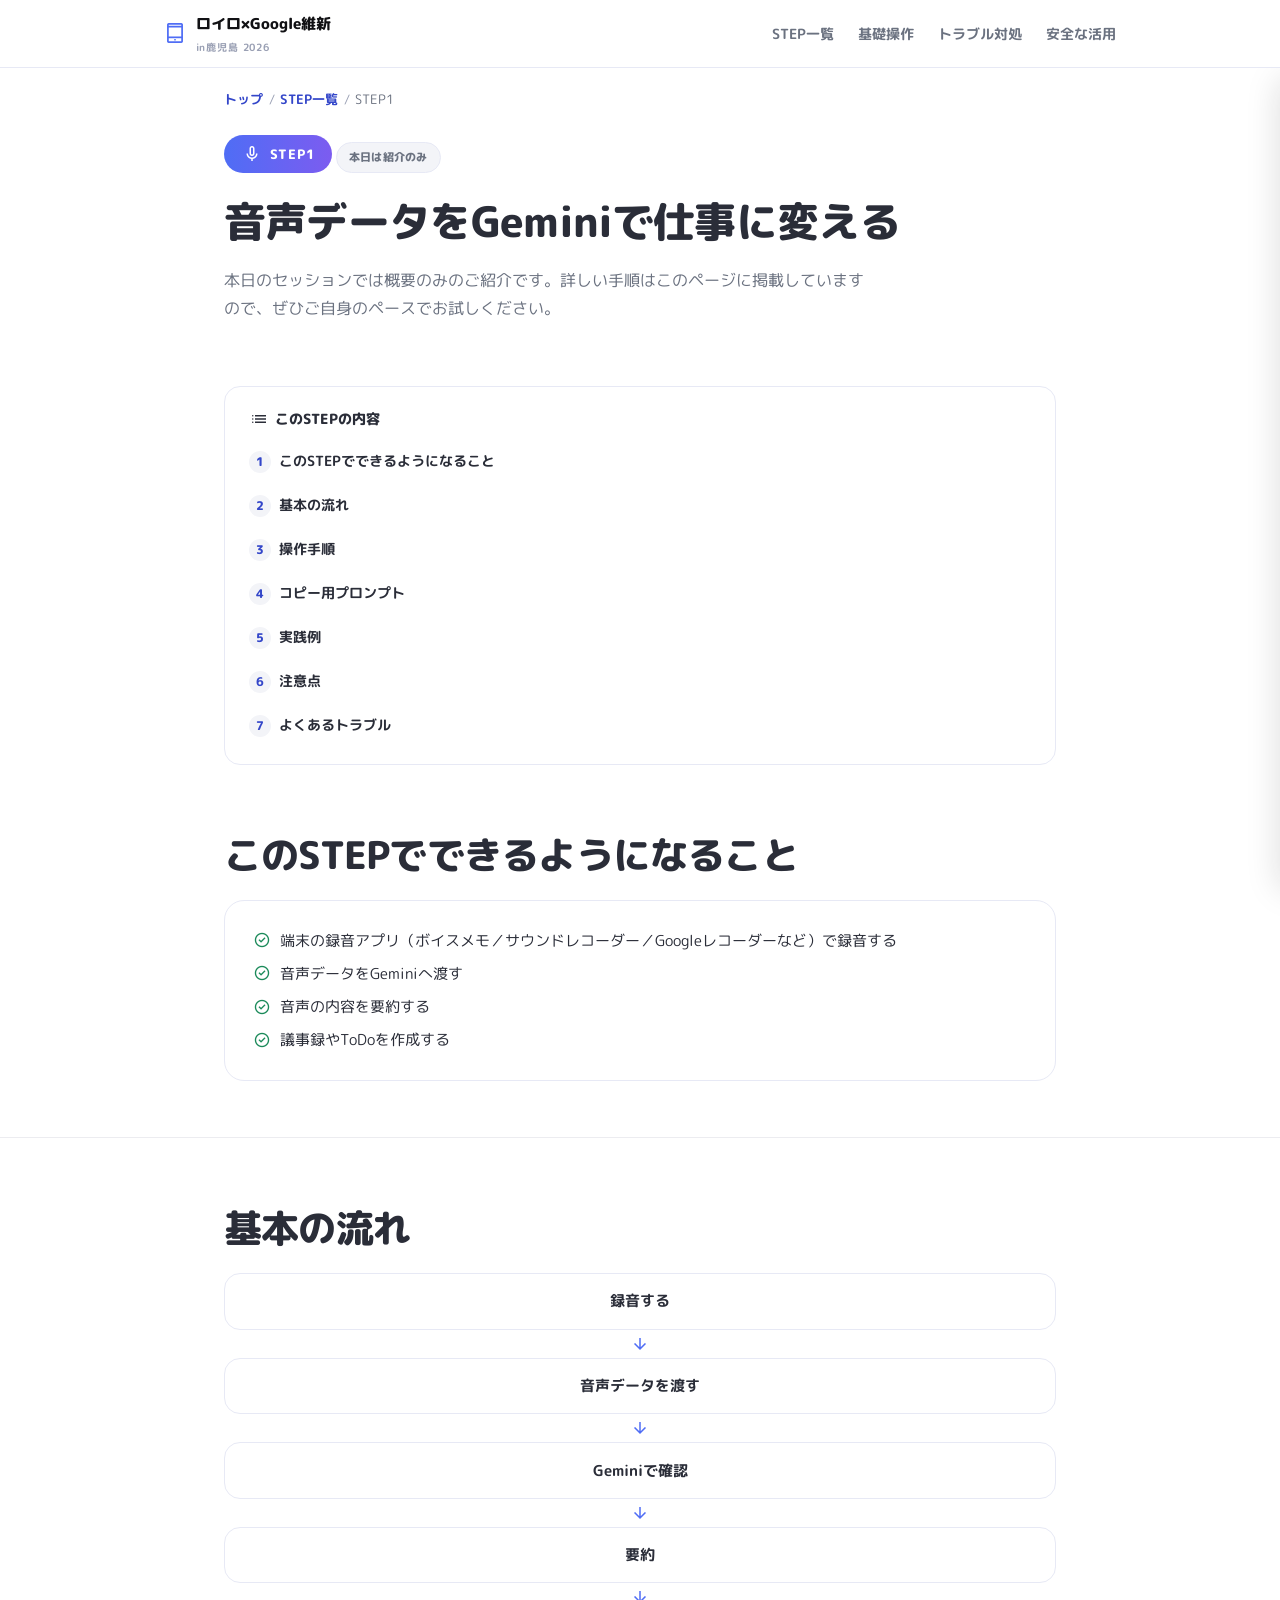
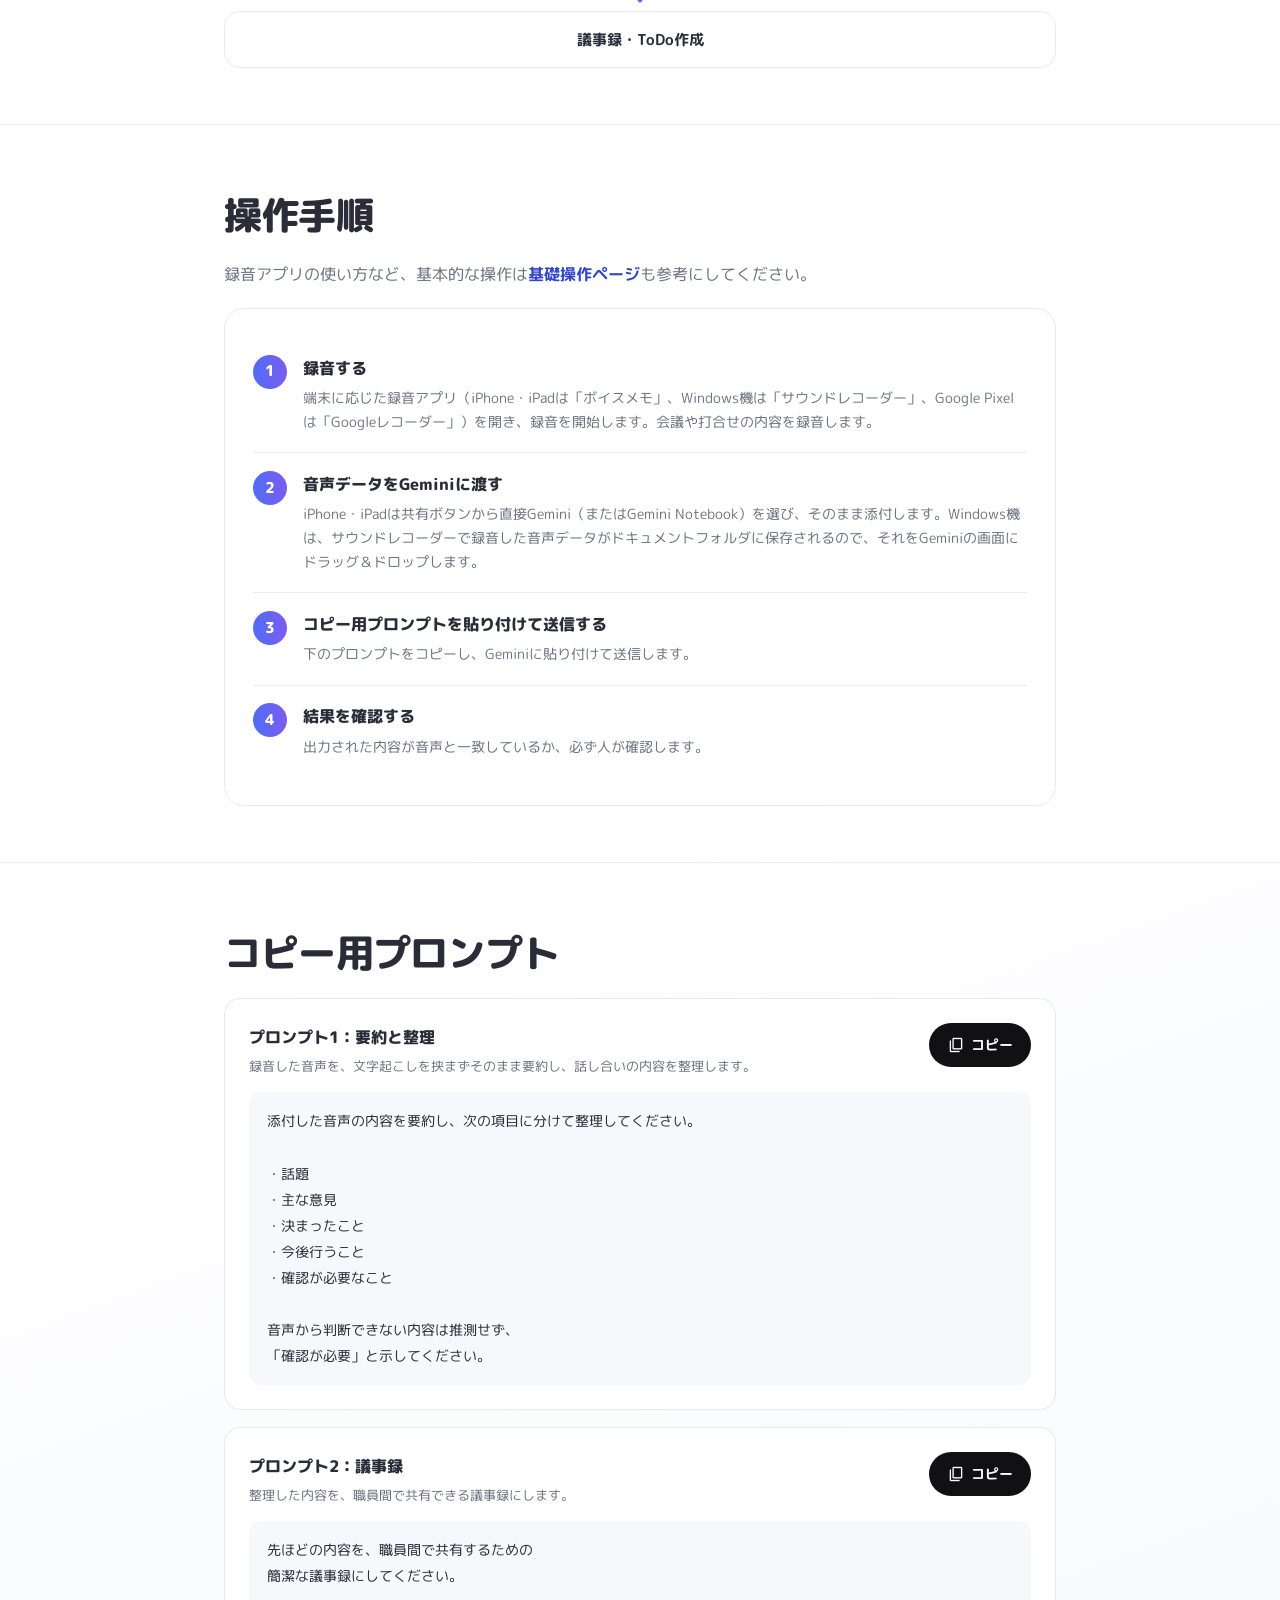
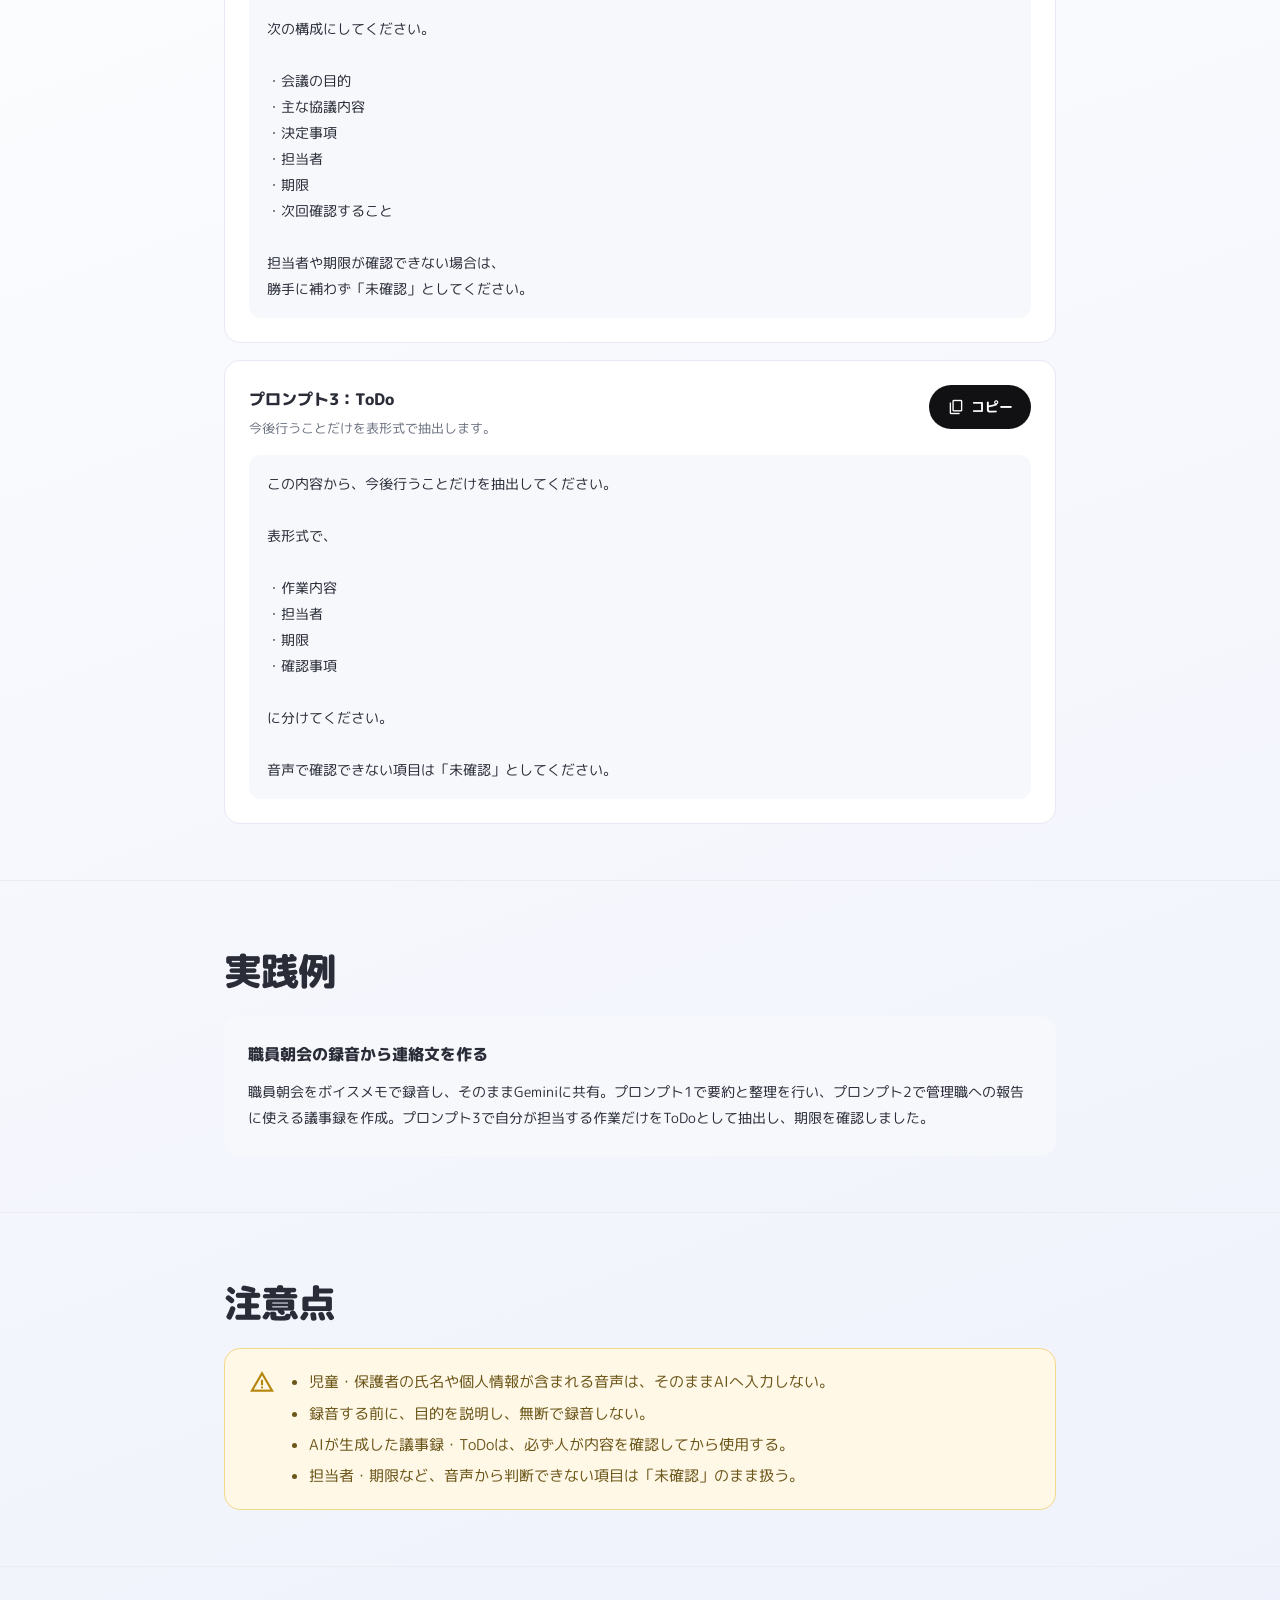
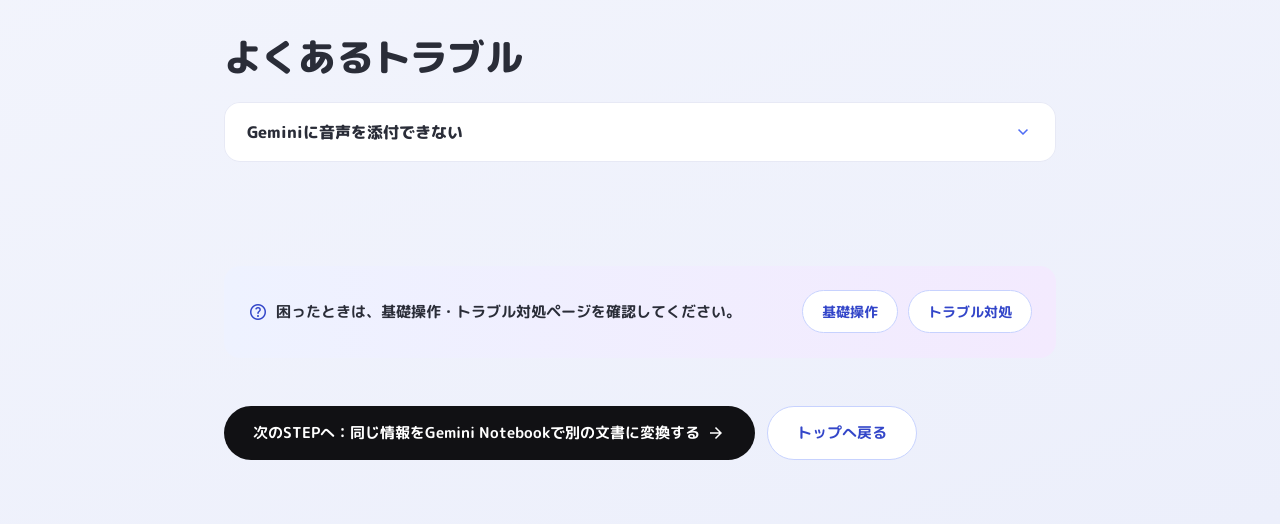
<file: courses/01-voice-gemini.html>
<!DOCTYPE html>
<html lang="ja">
<head>
<meta charset="UTF-8">
<meta name="viewport" content="width=device-width, initial-scale=1.0, viewport-fit=cover">
<title>STEP1 音声データをGeminiで仕事に変える | ロイロ×Google維新 in鹿児島 2026</title>
<link rel="preconnect" href="https://fonts.googleapis.com">
<link href="https://fonts.googleapis.com/css2?family=M+PLUS+Rounded+1c:wght@400;500;700;800&family=Material+Symbols+Outlined" rel="stylesheet">
<link rel="stylesheet" href="../assets/css/style.css">
</head>
<body>

  <!-- ===== オープニング演出（sessionStorageで1ページにつき1回だけ表示） ===== -->
  <div id="splash" class="splash-overlay" role="dialog" aria-label="オープニング">
    <p class="splash-text">STEP1<span class="splash-sub">音声データをGeminiで仕事に変える</span></p>
  </div>

  <div id="copy-announcer" aria-live="polite" class="sr-only"></div>

  <header class="site-header">
    <div class="wrap">
      <a href="../index.html" class="site-logo">
        <span class="material-symbols-outlined" aria-hidden="true">tablet_mac</span>
        <span>ロイロ×Google維新<span class="sub">in鹿児島 2026</span></span>
      </a>
      <nav class="header-nav" aria-label="メインメニュー">
        <a href="../index.html#courses">STEP一覧</a>
        <a href="../guides/basic-operation.html">基礎操作</a>
        <a href="../guides/troubleshooting.html">トラブル対処</a>
        <a href="06-safety.html">安全な活用</a>
      </nav>
      <button type="button" id="menuBtn" class="menu-btn" aria-expanded="false" aria-controls="mobileNav" aria-label="メニューを開く">
        <span class="material-symbols-outlined" aria-hidden="true">menu</span>
      </button>
    </div>
  </header>

  <div id="navOverlay" class="nav-overlay"></div>
  <nav id="mobileNav" class="mobile-nav" aria-label="モバイルメニュー">
    <div style="display:flex;justify-content:flex-end;margin-bottom:1rem;">
      <button type="button" id="navCloseBtn" class="menu-btn" aria-label="メニューを閉じる">
        <span class="material-symbols-outlined" aria-hidden="true">close</span>
      </button>
    </div>
    <a href="../index.html"><span class="material-symbols-outlined" aria-hidden="true">home</span>トップ</a>
    <a href="../index.html#courses"><span class="material-symbols-outlined" aria-hidden="true">school</span>STEP一覧</a>
    <a href="../guides/basic-operation.html"><span class="material-symbols-outlined" aria-hidden="true">play_circle</span>基礎操作を確認する</a>
    <a href="../guides/troubleshooting.html"><span class="material-symbols-outlined" aria-hidden="true">build</span>トラブル対処</a>
  </nav>

  <div class="wrap">
    <p class="breadcrumb">
      <a href="../index.html">トップ</a><span class="sep">/</span>
      <a href="../index.html#courses">STEP一覧</a><span class="sep">/</span>
      <span>STEP1</span>
    </p>
  </div>

  <section class="course-hero">
    <div class="wrap">
      <span class="course-num-badge"><span class="material-symbols-outlined" aria-hidden="true">mic</span>STEP1</span>
      <span class="step-mode-badge intro">本日は紹介のみ</span>
      <h1>音声データをGeminiで仕事に変える</h1>
      <p class="section-lead" style="margin-top:1rem;">本日のセッションでは概要のみのご紹介です。詳しい手順はこのページに掲載していますので、ぜひご自身のペースでお試しください。</p>
    </div>
  </section>

  <div class="wrap">
    <nav class="toc" aria-label="このSTEPの目次">
      <p class="toc-title"><span class="material-symbols-outlined" aria-hidden="true">list</span>このSTEPの内容</p>
      <ol>
        <li><a href="#goals">このSTEPでできるようになること</a></li>
        <li><a href="#flow">基本の流れ</a></li>
        <li><a href="#steps">操作手順</a></li>
        <li><a href="#prompts">コピー用プロンプト</a></li>
        <li><a href="#example">実践例</a></li>
        <li><a href="#caution">注意点</a></li>
        <li><a href="#trouble">よくあるトラブル</a></li>
      </ol>
    </nav>
  </div>

  <section id="goals" class="block">
    <div class="wrap">
      <h2 class="section-title">このSTEPでできるようになること</h2>
      <div class="card">
        <ul class="goal-list">
          <li><span class="material-symbols-outlined" aria-hidden="true">check_circle</span>端末の録音アプリ（ボイスメモ／サウンドレコーダー／Googleレコーダーなど）で録音する</li>
          <li><span class="material-symbols-outlined" aria-hidden="true">check_circle</span>音声データをGeminiへ渡す</li>
          <li><span class="material-symbols-outlined" aria-hidden="true">check_circle</span>音声の内容を要約する</li>
          <li><span class="material-symbols-outlined" aria-hidden="true">check_circle</span>議事録やToDoを作成する</li>
        </ul>
      </div>
    </div>
  </section>

  <section id="flow" class="block">
    <div class="wrap">
      <h2 class="section-title">基本の流れ</h2>
      <div class="flow-diagram">
        <div class="flow-step">録音する</div>
        <div class="flow-arrow"><span class="material-symbols-outlined" aria-hidden="true">arrow_downward</span></div>
        <div class="flow-step">音声データを渡す</div>
        <div class="flow-arrow"><span class="material-symbols-outlined" aria-hidden="true">arrow_downward</span></div>
        <div class="flow-step">Geminiで確認</div>
        <div class="flow-arrow"><span class="material-symbols-outlined" aria-hidden="true">arrow_downward</span></div>
        <div class="flow-step">要約</div>
        <div class="flow-arrow"><span class="material-symbols-outlined" aria-hidden="true">arrow_downward</span></div>
        <div class="flow-step">議事録・ToDo作成</div>
      </div>
    </div>
  </section>

  <section id="steps" class="block">
    <div class="wrap">
      <h2 class="section-title">操作手順</h2>
      <p class="section-lead" style="margin-bottom:1.25rem;">録音アプリの使い方など、基本的な操作は<a href="../guides/basic-operation.html" style="color:var(--color-blue-deep);font-weight:700;">基礎操作ページ</a>も参考にしてください。</p>
      <div class="card">
        <ol class="step-list">
          <li class="step-item">
            <div class="step-num">1</div>
            <div class="step-body"><h4>録音する</h4><p>端末に応じた録音アプリ（iPhone・iPadは「ボイスメモ」、Windows機は「サウンドレコーダー」、Google Pixelは「Googleレコーダー」）を開き、録音を開始します。会議や打合せの内容を録音します。</p></div>
          </li>
          <li class="step-item">
            <div class="step-num">2</div>
            <div class="step-body"><h4>音声データをGeminiに渡す</h4><p>iPhone・iPadは共有ボタンから直接Gemini（またはGemini Notebook）を選び、そのまま添付します。Windows機は、サウンドレコーダーで録音した音声データがドキュメントフォルダに保存されるので、それをGeminiの画面にドラッグ＆ドロップします。</p></div>
          </li>
          <li class="step-item">
            <div class="step-num">3</div>
            <div class="step-body"><h4>コピー用プロンプトを貼り付けて送信する</h4><p>下のプロンプトをコピーし、Geminiに貼り付けて送信します。</p></div>
          </li>
          <li class="step-item">
            <div class="step-num">4</div>
            <div class="step-body"><h4>結果を確認する</h4><p>出力された内容が音声と一致しているか、必ず人が確認します。</p></div>
          </li>
        </ol>
      </div>
    </div>
  </section>

  <!-- コピー用プロンプト：ここから -->
  <section id="prompts" class="block">
    <div class="wrap">
      <h2 class="section-title">コピー用プロンプト</h2>

      <div class="prompt-card">
        <div class="prompt-card-head">
          <div>
            <h4>プロンプト1：要約と整理</h4>
            <p class="prompt-scene">録音した音声を、文字起こしを挟まずそのまま要約し、話し合いの内容を整理します。</p>
          </div>
          <button type="button" class="copy-btn" data-copy-target="#prompt1-1">
            <span class="material-symbols-outlined" aria-hidden="true">content_copy</span>
            <span class="copy-label">コピー</span>
          </button>
        </div>
        <div class="prompt-body" id="prompt1-1">添付した音声の内容を要約し、次の項目に分けて整理してください。

・話題
・主な意見
・決まったこと
・今後行うこと
・確認が必要なこと

音声から判断できない内容は推測せず、
「確認が必要」と示してください。</div>
      </div>

      <div class="prompt-card">
        <div class="prompt-card-head">
          <div>
            <h4>プロンプト2：議事録</h4>
            <p class="prompt-scene">整理した内容を、職員間で共有できる議事録にします。</p>
          </div>
          <button type="button" class="copy-btn" data-copy-target="#prompt1-2">
            <span class="material-symbols-outlined" aria-hidden="true">content_copy</span>
            <span class="copy-label">コピー</span>
          </button>
        </div>
        <div class="prompt-body" id="prompt1-2">先ほどの内容を、職員間で共有するための
簡潔な議事録にしてください。

次の構成にしてください。

・会議の目的
・主な協議内容
・決定事項
・担当者
・期限
・次回確認すること

担当者や期限が確認できない場合は、
勝手に補わず「未確認」としてください。</div>
      </div>

      <div class="prompt-card">
        <div class="prompt-card-head">
          <div>
            <h4>プロンプト3：ToDo</h4>
            <p class="prompt-scene">今後行うことだけを表形式で抽出します。</p>
          </div>
          <button type="button" class="copy-btn" data-copy-target="#prompt1-3">
            <span class="material-symbols-outlined" aria-hidden="true">content_copy</span>
            <span class="copy-label">コピー</span>
          </button>
        </div>
        <div class="prompt-body" id="prompt1-3">この内容から、今後行うことだけを抽出してください。

表形式で、

・作業内容
・担当者
・期限
・確認事項

に分けてください。

音声で確認できない項目は「未確認」としてください。</div>
      </div>
    </div>
  </section>
  <!-- コピー用プロンプト：ここまで -->

  <section id="example" class="block">
    <div class="wrap">
      <h2 class="section-title">実践例</h2>
      <div class="example-card">
        <h4>職員朝会の録音から連絡文を作る</h4>
        <p>職員朝会をボイスメモで録音し、そのままGeminiに共有。プロンプト1で要約と整理を行い、プロンプト2で管理職への報告に使える議事録を作成。プロンプト3で自分が担当する作業だけをToDoとして抽出し、期限を確認しました。</p>
      </div>
    </div>
  </section>

  <section id="caution" class="block">
    <div class="wrap">
      <h2 class="section-title">注意点</h2>
      <div class="caution-card">
        <span class="material-symbols-outlined" aria-hidden="true">warning</span>
        <ul>
          <li>児童・保護者の氏名や個人情報が含まれる音声は、そのままAIへ入力しない。</li>
          <li>録音する前に、目的を説明し、無断で録音しない。</li>
          <li>AIが生成した議事録・ToDoは、必ず人が内容を確認してから使用する。</li>
          <li>担当者・期限など、音声から判断できない項目は「未確認」のまま扱う。</li>
        </ul>
      </div>
    </div>
  </section>

  <section id="trouble" class="block">
    <div class="wrap">
      <h2 class="section-title">よくあるトラブル</h2>
      <div class="accordion">
        <button type="button" class="accordion-trigger" aria-expanded="false" aria-controls="acc1-1">
          <span>Geminiに音声を添付できない</span>
          <span class="material-symbols-outlined" aria-hidden="true">expand_more</span>
        </button>
        <div class="accordion-panel" id="acc1-1">
          <p>アカウントの確認、アプリ版とブラウザ版の切り替え、ファイル形式の確認などが必要です。詳しくは<a href="../guides/troubleshooting.html" style="color:var(--color-blue-deep);font-weight:700;">トラブル対処ページ</a>をご確認ください。</p>
        </div>
      </div>
    </div>
  </section>

  <div class="wrap">
    <div class="help-banner">
      <p><span class="material-symbols-outlined" aria-hidden="true">help</span>困ったときは、基礎操作・トラブル対処ページを確認してください。</p>
      <div style="display:flex;gap:0.6rem;flex-wrap:wrap;">
        <a href="../guides/basic-operation.html" class="btn btn-outline btn-sm">基礎操作</a>
        <a href="../guides/troubleshooting.html" class="btn btn-outline btn-sm">トラブル対処</a>
      </div>
    </div>

    <div class="page-nav">
      <a href="02-document-transform.html" class="btn btn-primary">次のSTEPへ：同じ情報をGemini Notebookで別の文書に変換する<span class="material-symbols-outlined" aria-hidden="true">arrow_forward</span></a>
      <a href="../index.html" class="btn btn-outline">トップへ戻る</a>
    </div>
  </div>

  <button type="button" id="backToTop" class="back-to-top" aria-label="トップへ戻る">
    <span class="material-symbols-outlined" aria-hidden="true">arrow_upward</span>
  </button>

  <div id="toast" class="toast" role="status">
    <span class="material-symbols-outlined" aria-hidden="true">check_circle</span>
    <span class="toast-label">コピーしました</span>
  </div>

  <script src="../assets/js/main.js"></script>
</body>
</html>
</file>
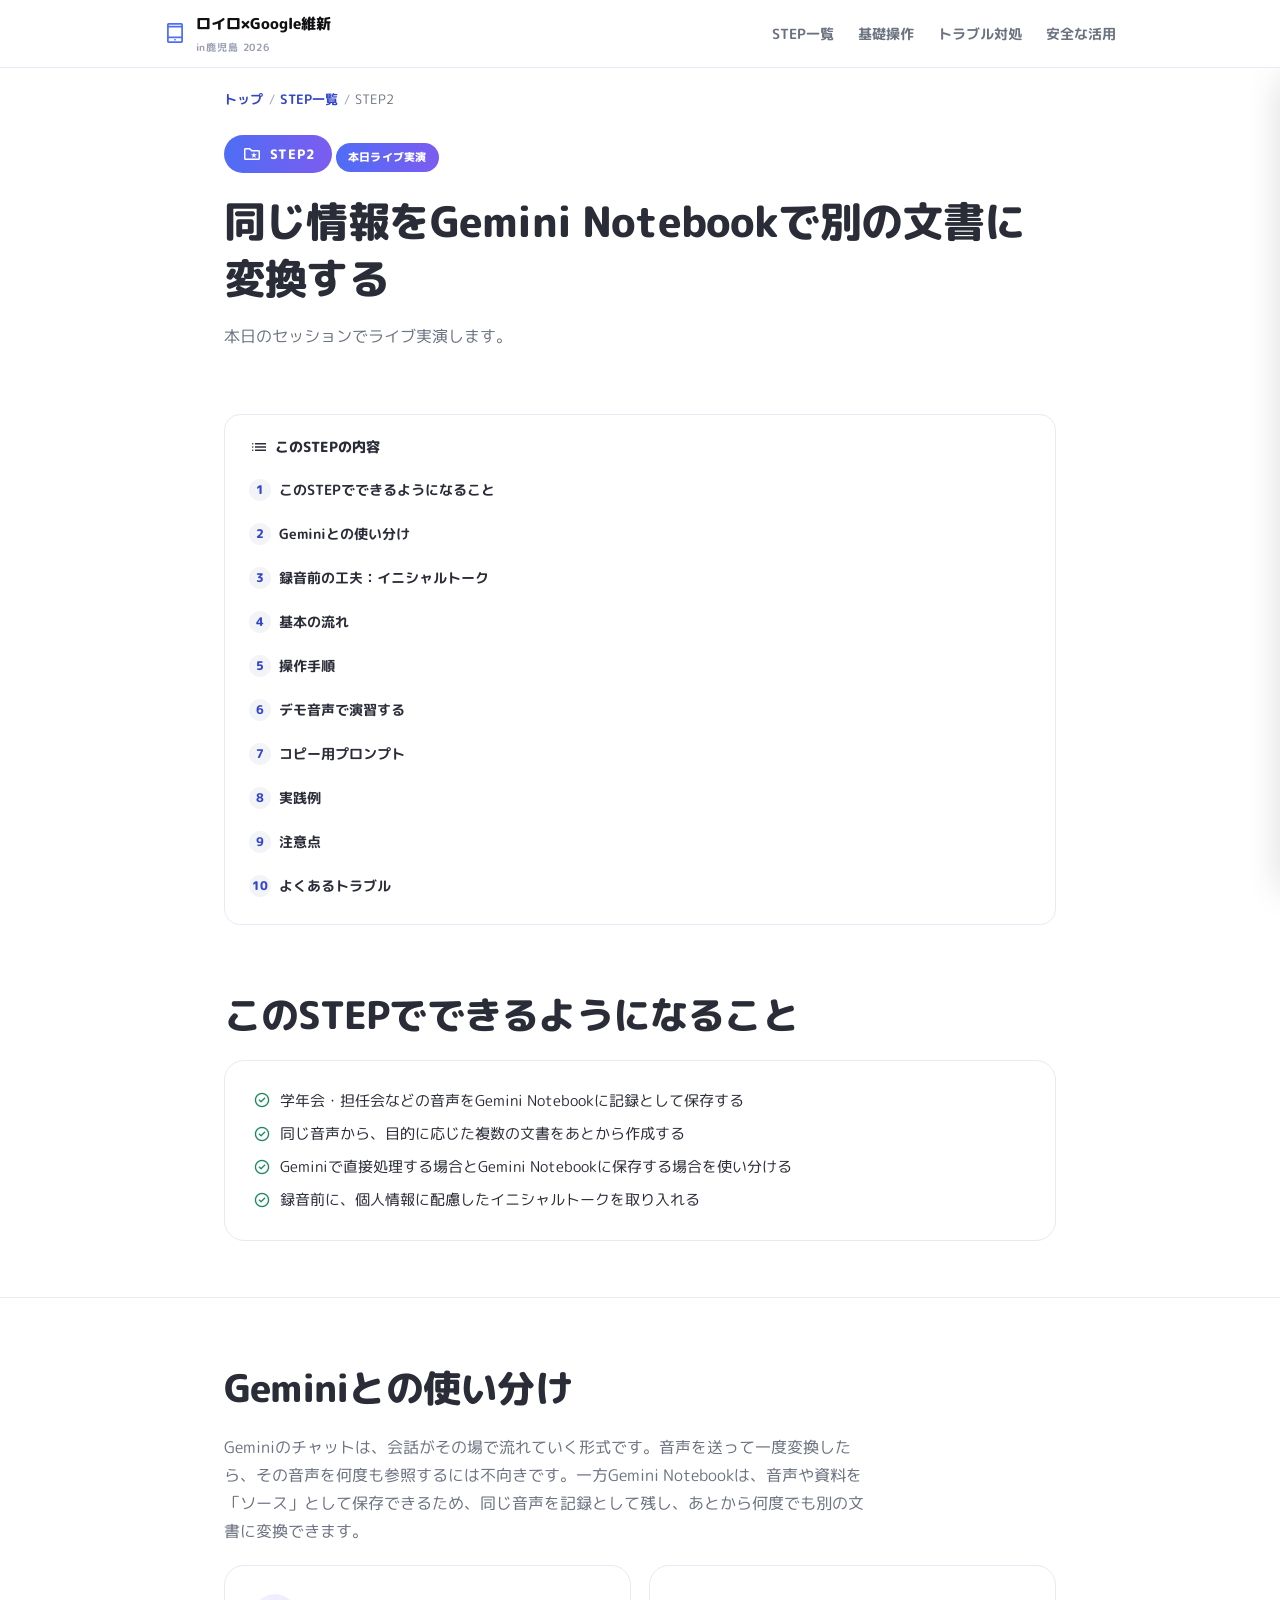
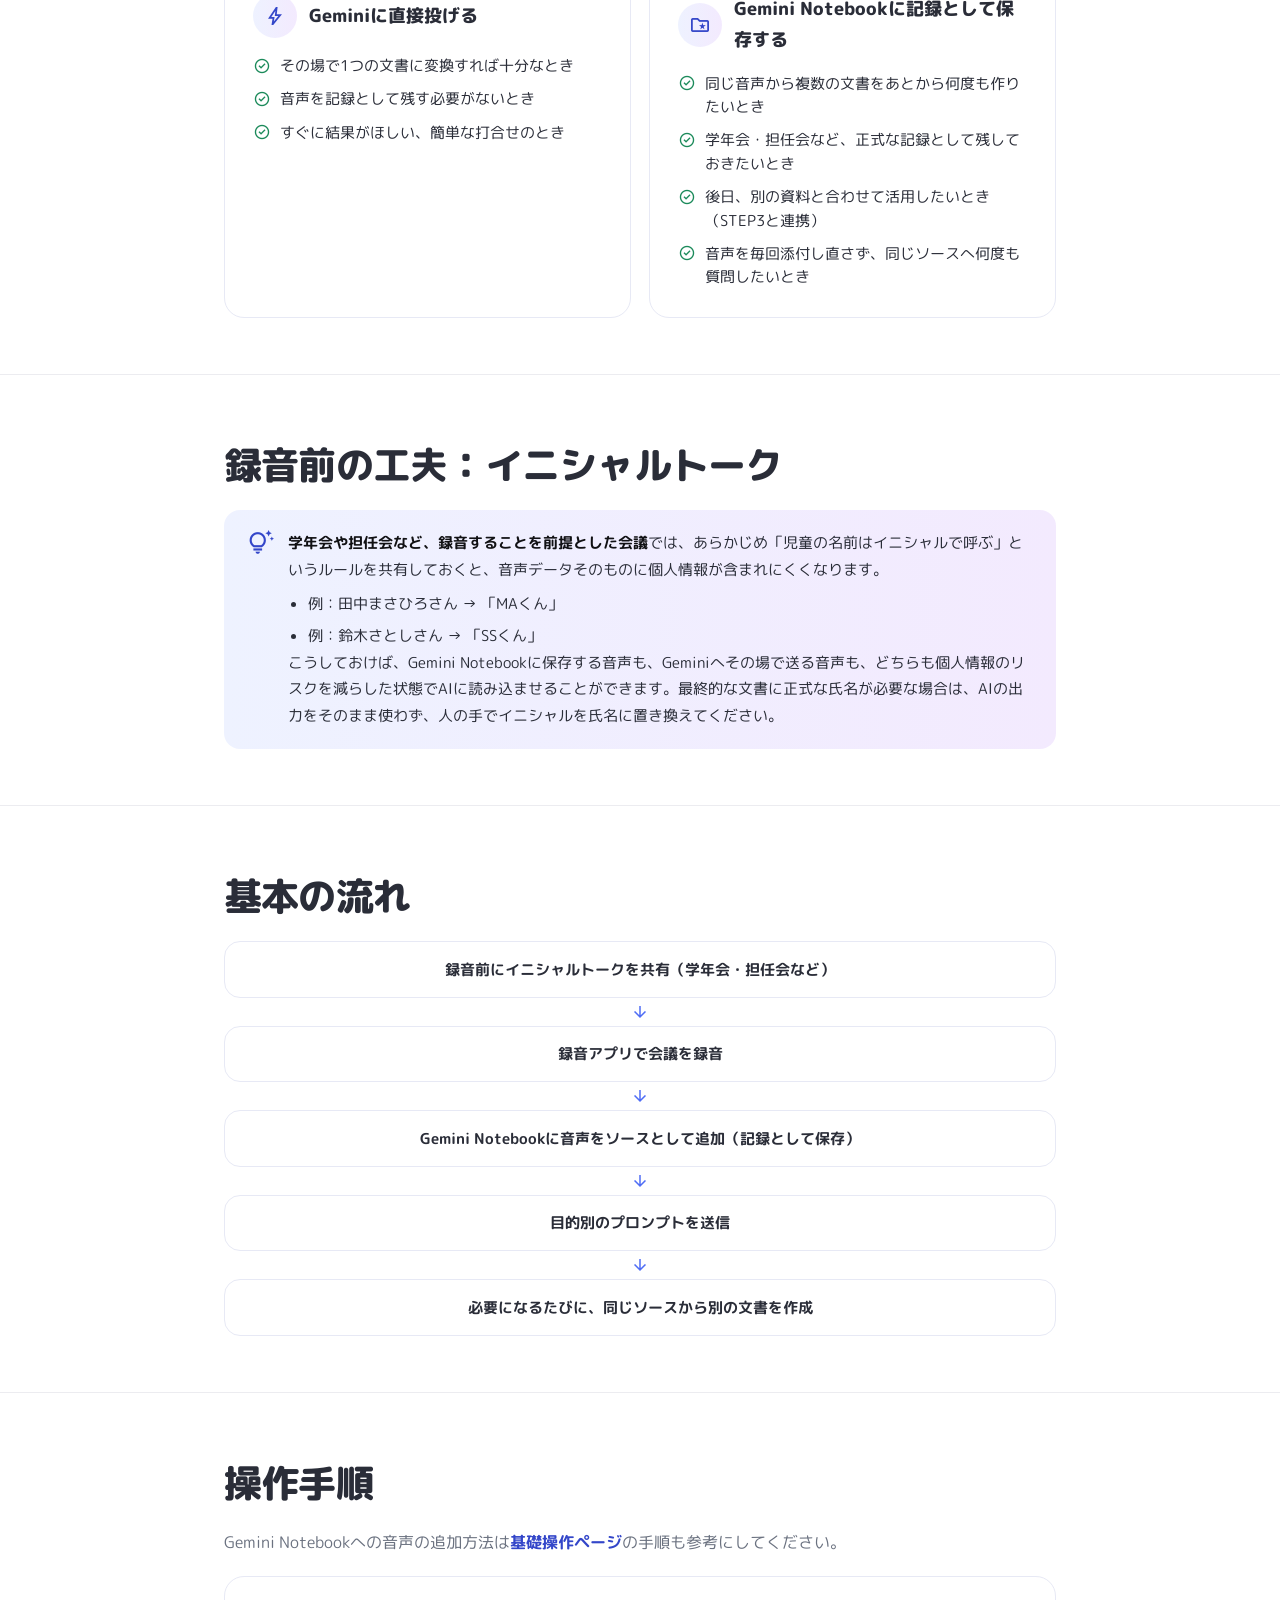
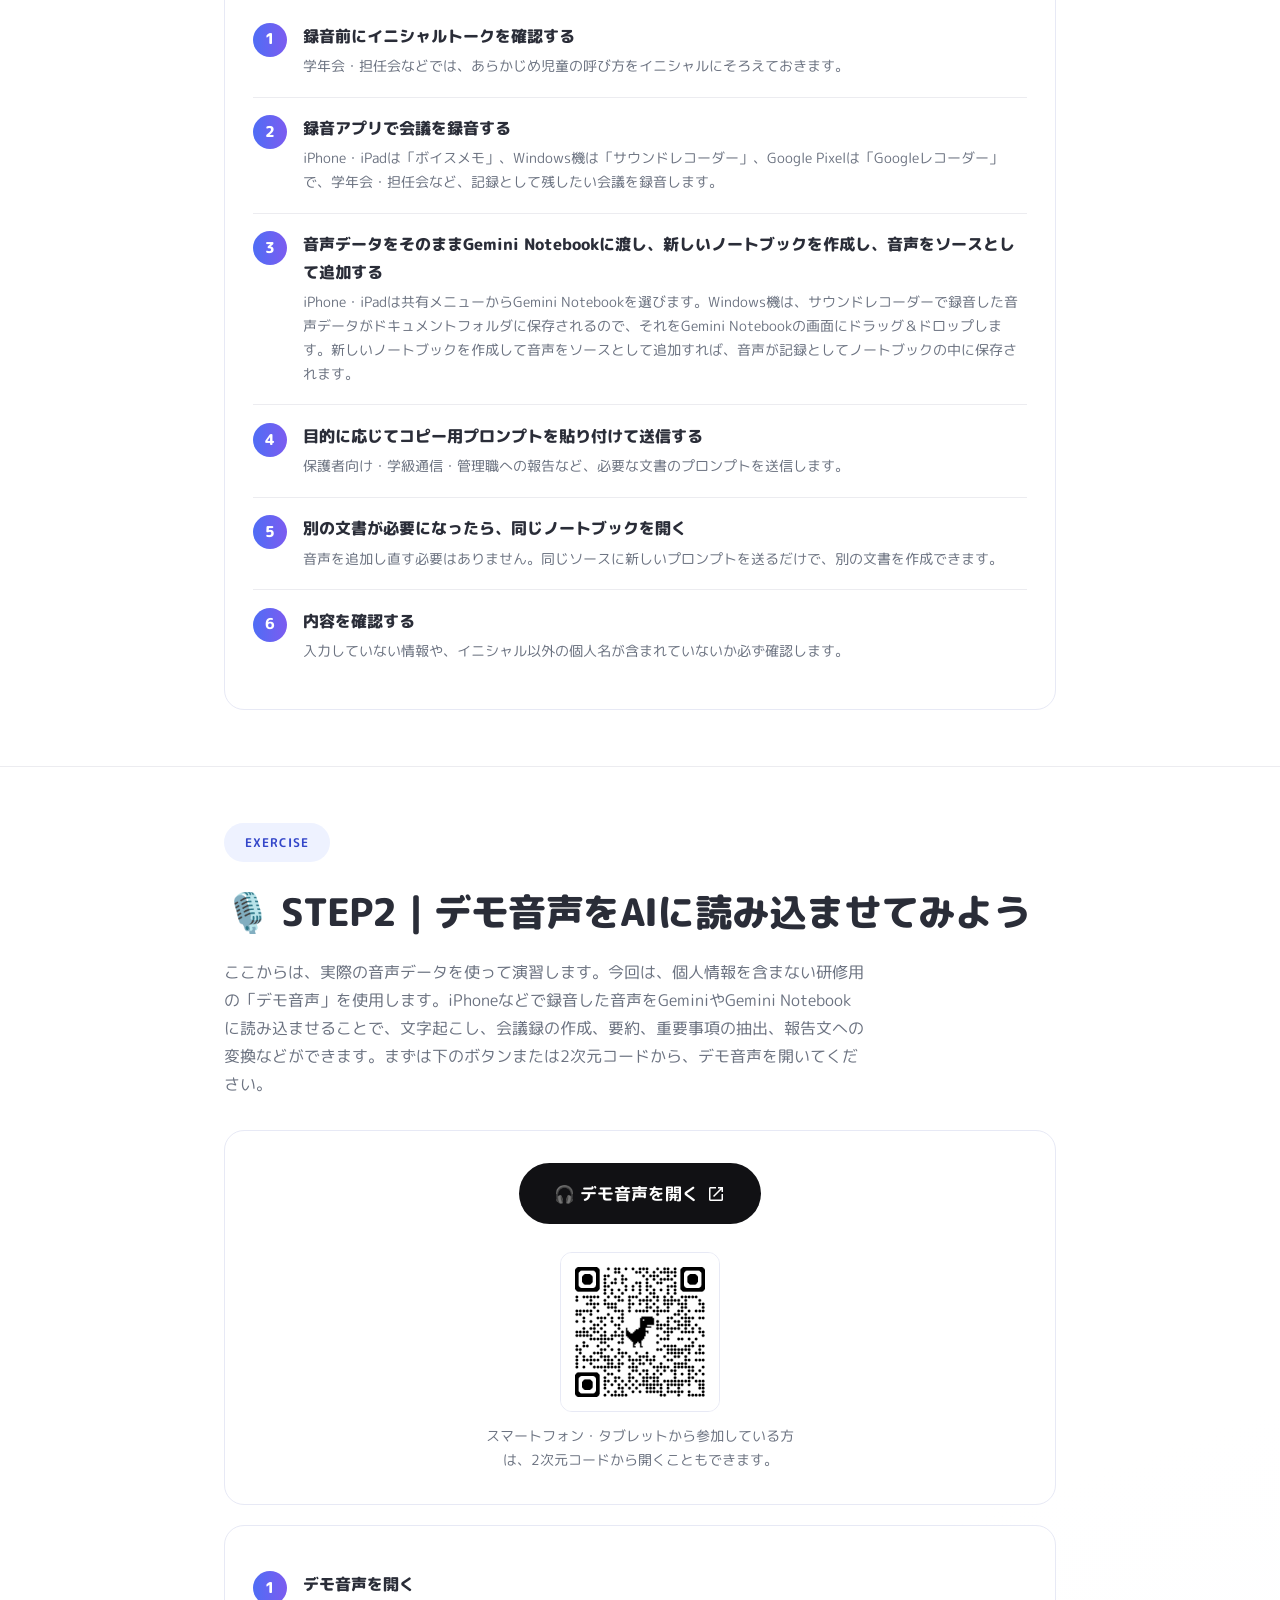
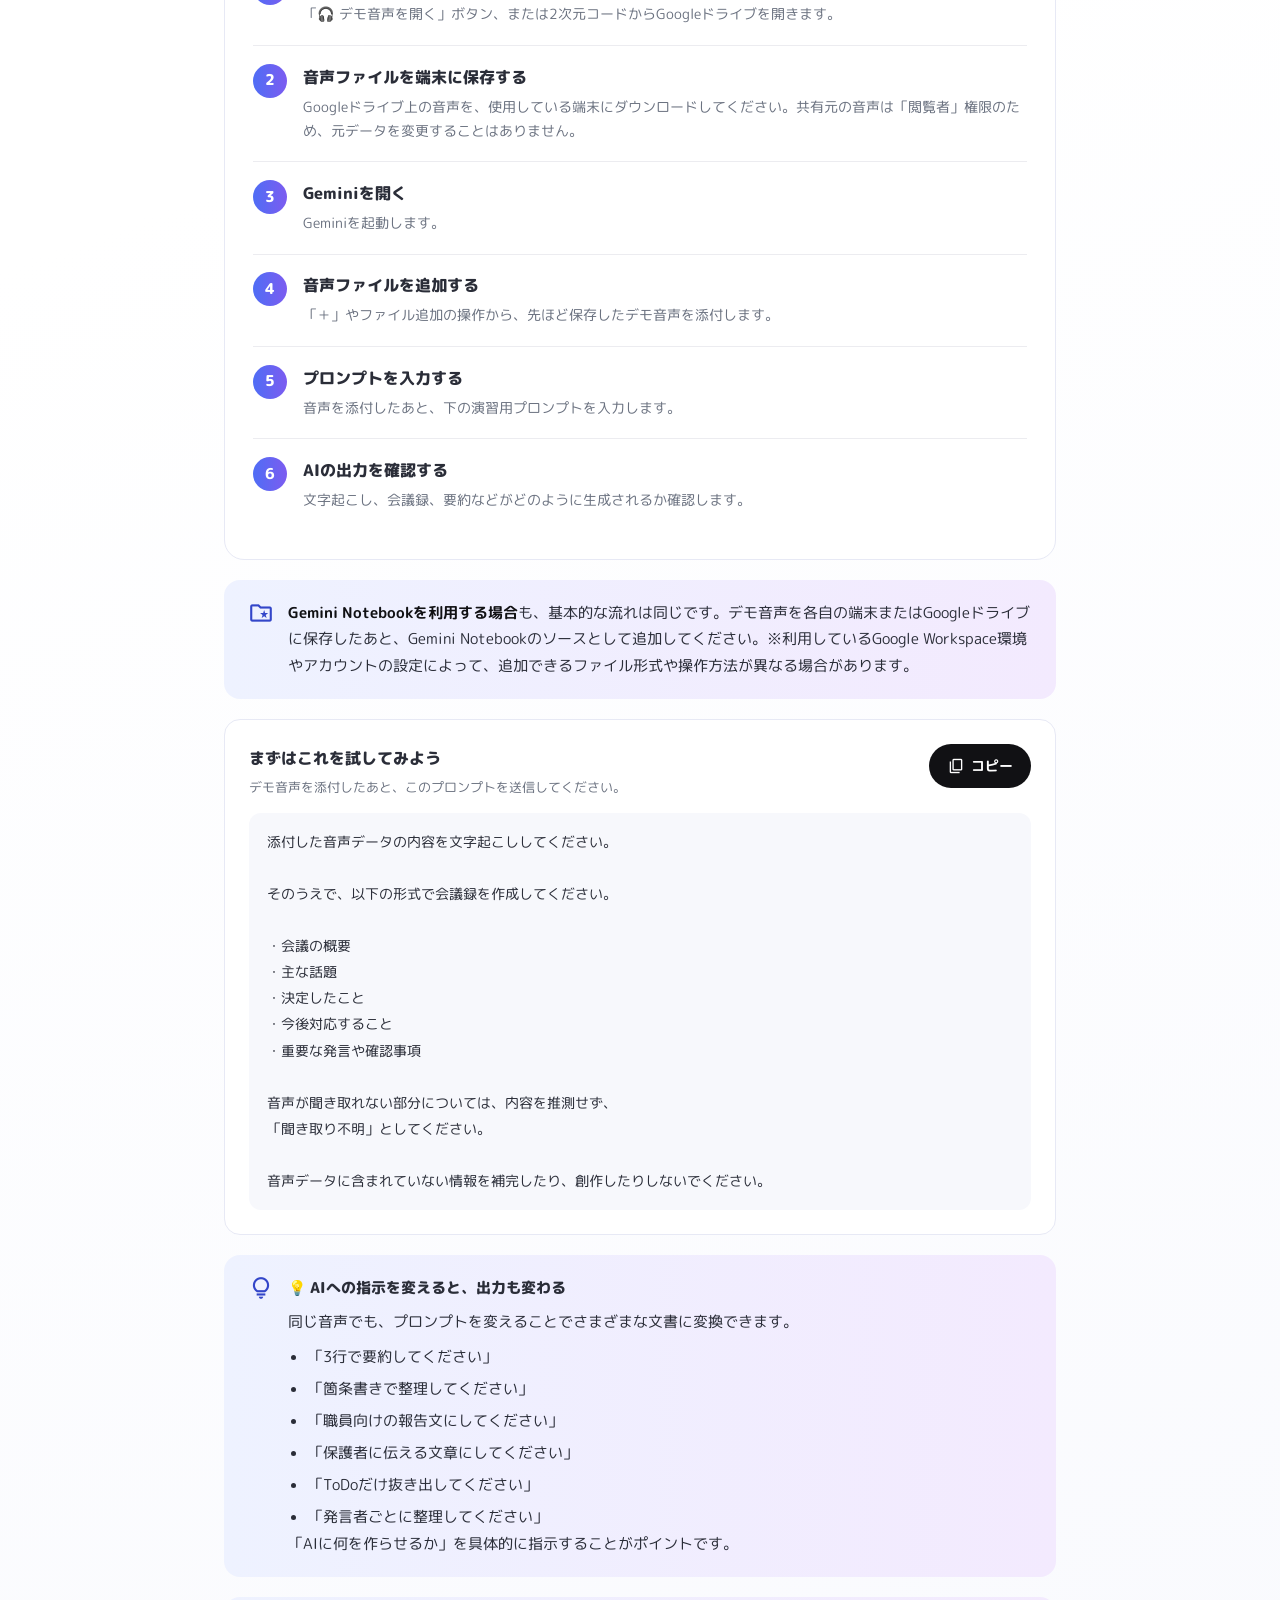
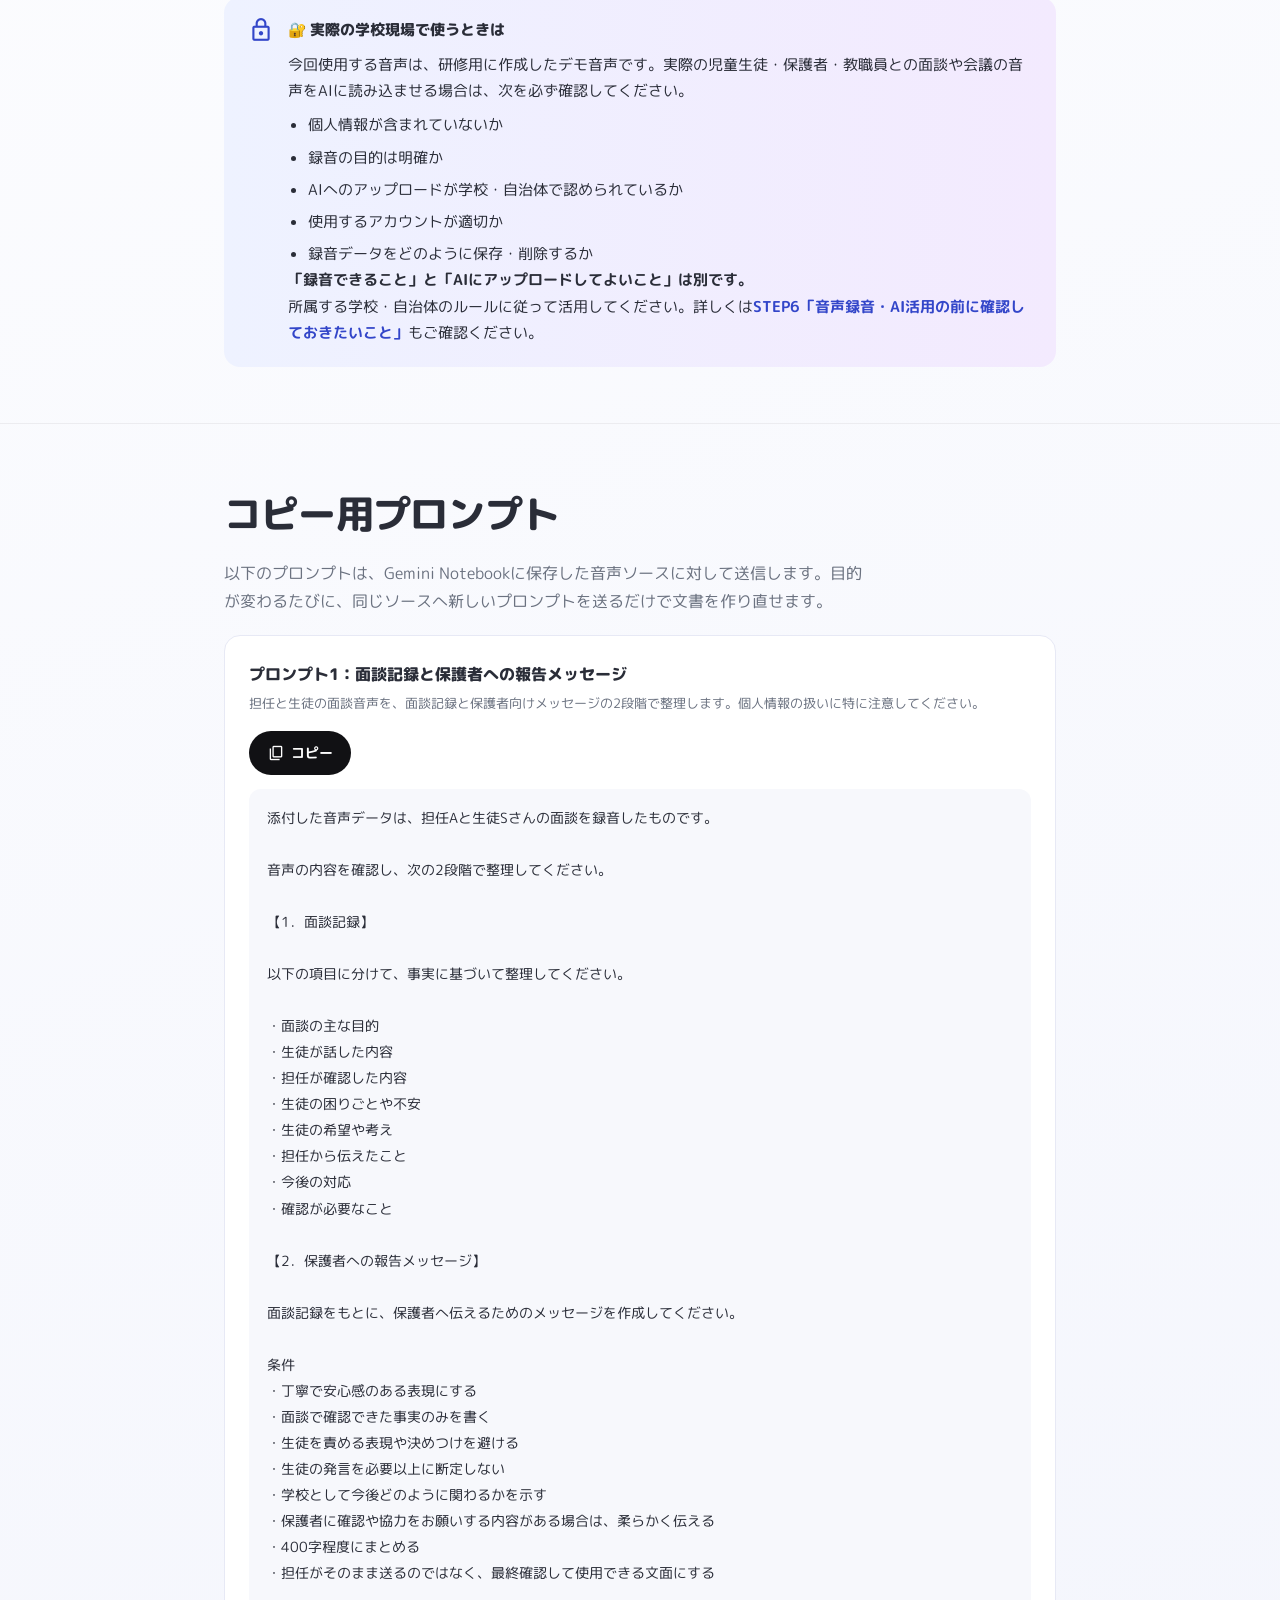
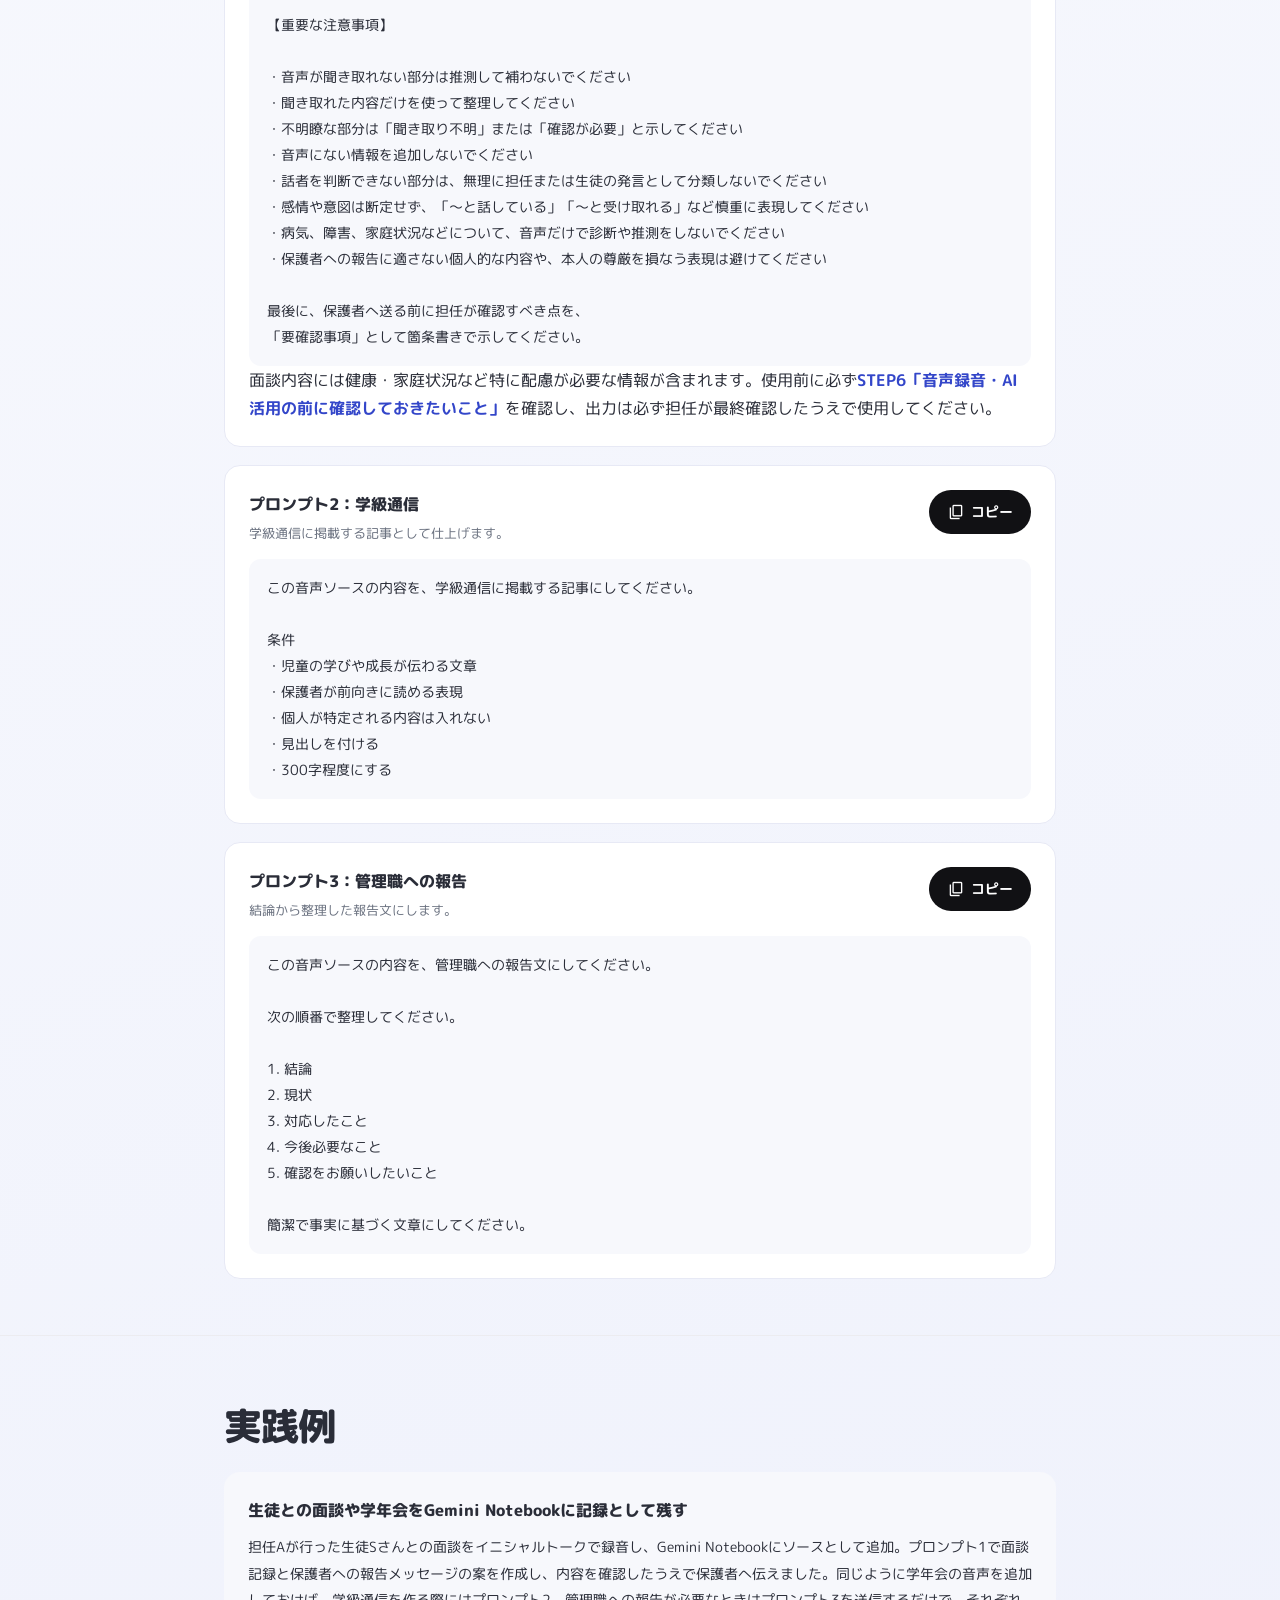
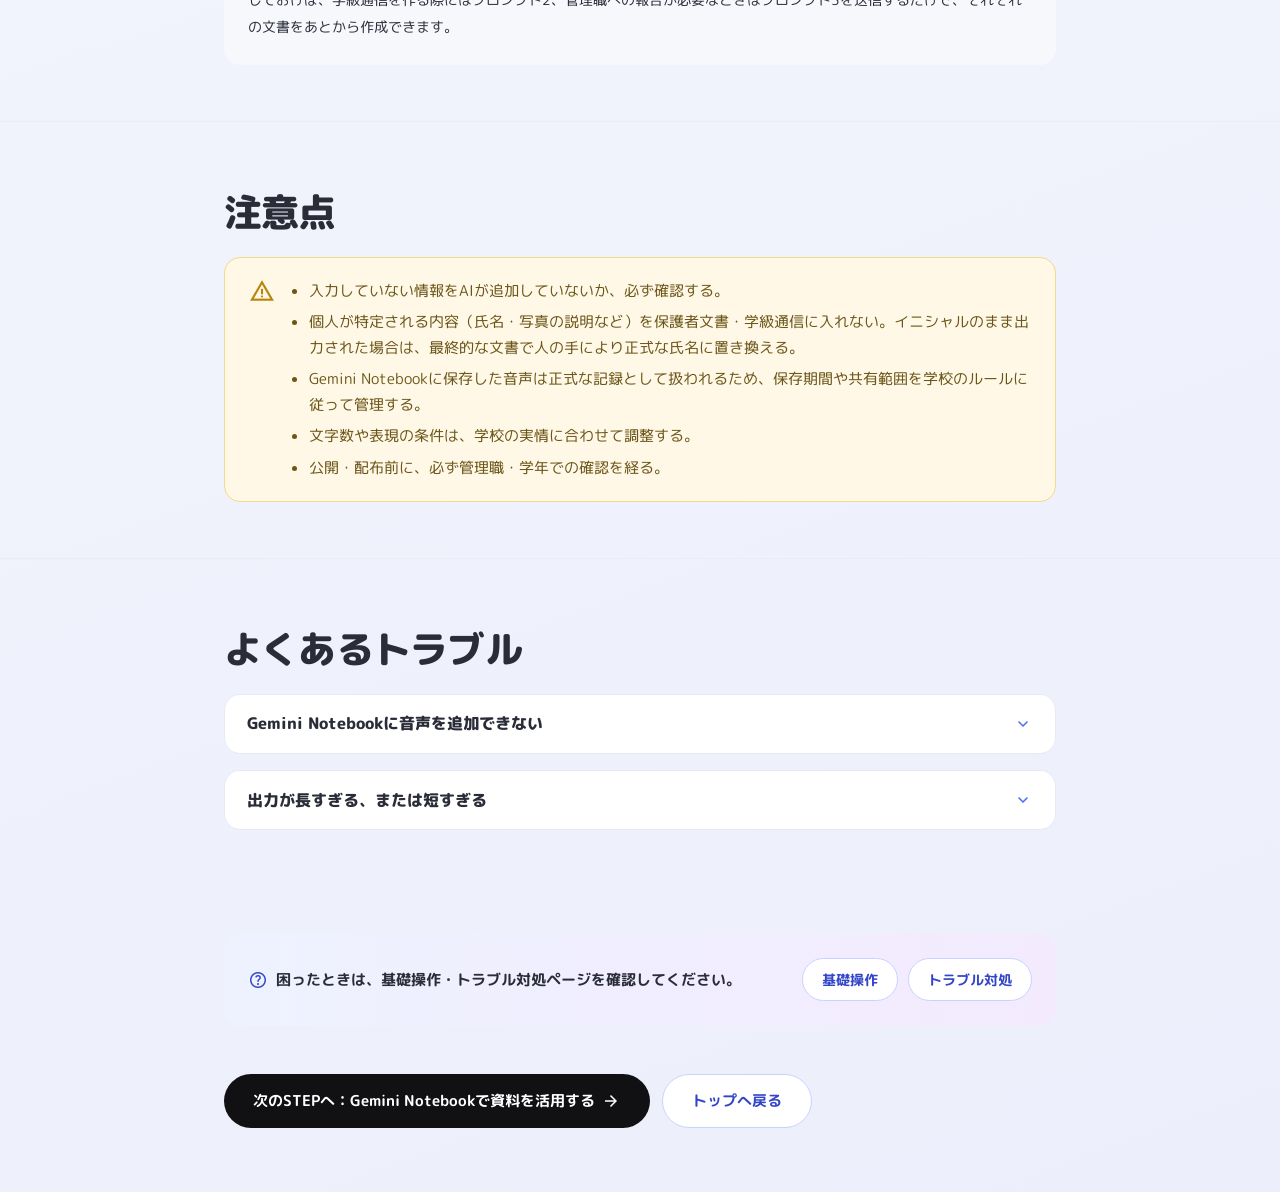
<file: courses/02-document-transform.html>
<!DOCTYPE html>
<html lang="ja">
<head>
<meta charset="UTF-8">
<meta name="viewport" content="width=device-width, initial-scale=1.0, viewport-fit=cover">
<title>STEP2 同じ情報をGemini Notebookで別の文書に変換する | ロイロ×Google維新 in鹿児島 2026</title>
<link rel="preconnect" href="https://fonts.googleapis.com">
<link href="https://fonts.googleapis.com/css2?family=M+PLUS+Rounded+1c:wght@400;500;700;800&family=Material+Symbols+Outlined" rel="stylesheet">
<link rel="stylesheet" href="../assets/css/style.css">
</head>
<body>

  <!-- ===== オープニング演出（sessionStorageで1ページにつき1回だけ表示） ===== -->
  <div id="splash" class="splash-overlay" role="dialog" aria-label="オープニング">
    <p class="splash-text">STEP2<span class="splash-sub">同じ情報をGemini Notebookで別の文書に変換する</span></p>
  </div>

  <div id="copy-announcer" aria-live="polite" class="sr-only"></div>

  <header class="site-header">
    <div class="wrap">
      <a href="../index.html" class="site-logo">
        <span class="material-symbols-outlined" aria-hidden="true">tablet_mac</span>
        <span>ロイロ×Google維新<span class="sub">in鹿児島 2026</span></span>
      </a>
      <nav class="header-nav" aria-label="メインメニュー">
        <a href="../index.html#courses">STEP一覧</a>
        <a href="../guides/basic-operation.html">基礎操作</a>
        <a href="../guides/troubleshooting.html">トラブル対処</a>
        <a href="06-safety.html">安全な活用</a>
      </nav>
      <button type="button" id="menuBtn" class="menu-btn" aria-expanded="false" aria-controls="mobileNav" aria-label="メニューを開く">
        <span class="material-symbols-outlined" aria-hidden="true">menu</span>
      </button>
    </div>
  </header>

  <div id="navOverlay" class="nav-overlay"></div>
  <nav id="mobileNav" class="mobile-nav" aria-label="モバイルメニュー">
    <div style="display:flex;justify-content:flex-end;margin-bottom:1rem;">
      <button type="button" id="navCloseBtn" class="menu-btn" aria-label="メニューを閉じる">
        <span class="material-symbols-outlined" aria-hidden="true">close</span>
      </button>
    </div>
    <a href="../index.html"><span class="material-symbols-outlined" aria-hidden="true">home</span>トップ</a>
    <a href="../index.html#courses"><span class="material-symbols-outlined" aria-hidden="true">school</span>STEP一覧</a>
    <a href="../guides/basic-operation.html"><span class="material-symbols-outlined" aria-hidden="true">play_circle</span>基礎操作を確認する</a>
    <a href="../guides/troubleshooting.html"><span class="material-symbols-outlined" aria-hidden="true">build</span>トラブル対処</a>
  </nav>

  <div class="wrap">
    <p class="breadcrumb">
      <a href="../index.html">トップ</a><span class="sep">/</span>
      <a href="../index.html#courses">STEP一覧</a><span class="sep">/</span>
      <span>STEP2</span>
    </p>
  </div>

  <section class="course-hero">
    <div class="wrap">
      <span class="course-num-badge"><span class="material-symbols-outlined" aria-hidden="true">folder_special</span>STEP2</span>
      <span class="step-mode-badge live">本日ライブ実演</span>
      <h1>同じ情報をGemini Notebookで別の文書に変換する</h1>
      <p class="section-lead" style="margin-top:1rem;">本日のセッションでライブ実演します。</p>
    </div>
  </section>

  <div class="wrap">
    <nav class="toc" aria-label="このSTEPの目次">
      <p class="toc-title"><span class="material-symbols-outlined" aria-hidden="true">list</span>このSTEPの内容</p>
      <ol>
        <li><a href="#goals">このSTEPでできるようになること</a></li>
        <li><a href="#choose">Geminiとの使い分け</a></li>
        <li><a href="#prep">録音前の工夫：イニシャルトーク</a></li>
        <li><a href="#flow">基本の流れ</a></li>
        <li><a href="#steps">操作手順</a></li>
        <li><a href="#exercise">デモ音声で演習する</a></li>
        <li><a href="#prompts">コピー用プロンプト</a></li>
        <li><a href="#example">実践例</a></li>
        <li><a href="#caution">注意点</a></li>
        <li><a href="#trouble">よくあるトラブル</a></li>
      </ol>
    </nav>
  </div>

  <section id="goals" class="block">
    <div class="wrap">
      <h2 class="section-title">このSTEPでできるようになること</h2>
      <div class="card">
        <ul class="goal-list">
          <li><span class="material-symbols-outlined" aria-hidden="true">check_circle</span>学年会・担任会などの音声をGemini Notebookに記録として保存する</li>
          <li><span class="material-symbols-outlined" aria-hidden="true">check_circle</span>同じ音声から、目的に応じた複数の文書をあとから作成する</li>
          <li><span class="material-symbols-outlined" aria-hidden="true">check_circle</span>Geminiで直接処理する場合とGemini Notebookに保存する場合を使い分ける</li>
          <li><span class="material-symbols-outlined" aria-hidden="true">check_circle</span>録音前に、個人情報に配慮したイニシャルトークを取り入れる</li>
        </ul>
      </div>
    </div>
  </section>

  <section id="choose" class="block">
    <div class="wrap">
      <h2 class="section-title">Geminiとの使い分け</h2>
      <p class="section-lead" style="margin-bottom:1.25rem;">Geminiのチャットは、会話がその場で流れていく形式です。音声を送って一度変換したら、その音声を何度も参照するには不向きです。一方Gemini Notebookは、音声や資料を「ソース」として保存できるため、同じ音声を記録として残し、あとから何度でも別の文書に変換できます。</p>
      <div class="grid grid-2">
        <div class="card card-hover goal-card">
          <div class="goal-card-head">
            <span class="material-symbols-outlined" aria-hidden="true">bolt</span>
            <h3>Geminiに直接投げる</h3>
          </div>
          <ul class="goal-list">
            <li><span class="material-symbols-outlined" aria-hidden="true">check_circle</span>その場で1つの文書に変換すれば十分なとき</li>
            <li><span class="material-symbols-outlined" aria-hidden="true">check_circle</span>音声を記録として残す必要がないとき</li>
            <li><span class="material-symbols-outlined" aria-hidden="true">check_circle</span>すぐに結果がほしい、簡単な打合せのとき</li>
          </ul>
        </div>
        <div class="card card-hover goal-card">
          <div class="goal-card-head">
            <span class="material-symbols-outlined" aria-hidden="true">folder_special</span>
            <h3>Gemini Notebookに記録として保存する</h3>
          </div>
          <ul class="goal-list">
            <li><span class="material-symbols-outlined" aria-hidden="true">check_circle</span>同じ音声から複数の文書をあとから何度も作りたいとき</li>
            <li><span class="material-symbols-outlined" aria-hidden="true">check_circle</span>学年会・担任会など、正式な記録として残しておきたいとき</li>
            <li><span class="material-symbols-outlined" aria-hidden="true">check_circle</span>後日、別の資料と合わせて活用したいとき（STEP3と連携）</li>
            <li><span class="material-symbols-outlined" aria-hidden="true">check_circle</span>音声を毎回添付し直さず、同じソースへ何度も質問したいとき</li>
          </ul>
        </div>
      </div>
    </div>
  </section>

  <section id="prep" class="block">
    <div class="wrap">
      <h2 class="section-title">録音前の工夫：イニシャルトーク</h2>
      <div class="tip-card">
        <span class="material-symbols-outlined" aria-hidden="true">tips_and_updates</span>
        <div>
          <p><strong>学年会や担任会など、録音することを前提とした会議</strong>では、あらかじめ「児童の名前はイニシャルで呼ぶ」というルールを共有しておくと、音声データそのものに個人情報が含まれにくくなります。</p>
          <ul>
            <li>例：田中まさひろさん → 「MAくん」</li>
            <li>例：鈴木さとしさん → 「SSくん」</li>
          </ul>
          <p>こうしておけば、Gemini Notebookに保存する音声も、Geminiへその場で送る音声も、どちらも個人情報のリスクを減らした状態でAIに読み込ませることができます。最終的な文書に正式な氏名が必要な場合は、AIの出力をそのまま使わず、人の手でイニシャルを氏名に置き換えてください。</p>
        </div>
      </div>
    </div>
  </section>

  <section id="flow" class="block">
    <div class="wrap">
      <h2 class="section-title">基本の流れ</h2>
      <div class="flow-diagram">
        <div class="flow-step">録音前にイニシャルトークを共有（学年会・担任会など）</div>
        <div class="flow-arrow"><span class="material-symbols-outlined" aria-hidden="true">arrow_downward</span></div>
        <div class="flow-step">録音アプリで会議を録音</div>
        <div class="flow-arrow"><span class="material-symbols-outlined" aria-hidden="true">arrow_downward</span></div>
        <div class="flow-step">Gemini Notebookに音声をソースとして追加（記録として保存）</div>
        <div class="flow-arrow"><span class="material-symbols-outlined" aria-hidden="true">arrow_downward</span></div>
        <div class="flow-step">目的別のプロンプトを送信</div>
        <div class="flow-arrow"><span class="material-symbols-outlined" aria-hidden="true">arrow_downward</span></div>
        <div class="flow-step">必要になるたびに、同じソースから別の文書を作成</div>
      </div>
    </div>
  </section>

  <section id="steps" class="block">
    <div class="wrap">
      <h2 class="section-title">操作手順</h2>
      <p class="section-lead" style="margin-bottom:1.25rem;">Gemini Notebookへの音声の追加方法は<a href="../guides/basic-operation.html" style="color:var(--color-blue-deep);font-weight:700;">基礎操作ページ</a>の手順も参考にしてください。</p>
      <div class="card">
        <ol class="step-list">
          <li class="step-item">
            <div class="step-num">1</div>
            <div class="step-body"><h4>録音前にイニシャルトークを確認する</h4><p>学年会・担任会などでは、あらかじめ児童の呼び方をイニシャルにそろえておきます。</p></div>
          </li>
          <li class="step-item">
            <div class="step-num">2</div>
            <div class="step-body"><h4>録音アプリで会議を録音する</h4><p>iPhone・iPadは「ボイスメモ」、Windows機は「サウンドレコーダー」、Google Pixelは「Googleレコーダー」で、学年会・担任会など、記録として残したい会議を録音します。</p></div>
          </li>
          <li class="step-item">
            <div class="step-num">3</div>
            <div class="step-body"><h4>音声データをそのままGemini Notebookに渡し、新しいノートブックを作成し、音声をソースとして追加する</h4><p>iPhone・iPadは共有メニューからGemini Notebookを選びます。Windows機は、サウンドレコーダーで録音した音声データがドキュメントフォルダに保存されるので、それをGemini Notebookの画面にドラッグ＆ドロップします。新しいノートブックを作成して音声をソースとして追加すれば、音声が記録としてノートブックの中に保存されます。</p></div>
          </li>
          <li class="step-item">
            <div class="step-num">4</div>
            <div class="step-body"><h4>目的に応じてコピー用プロンプトを貼り付けて送信する</h4><p>保護者向け・学級通信・管理職への報告など、必要な文書のプロンプトを送信します。</p></div>
          </li>
          <li class="step-item">
            <div class="step-num">5</div>
            <div class="step-body"><h4>別の文書が必要になったら、同じノートブックを開く</h4><p>音声を追加し直す必要はありません。同じソースに新しいプロンプトを送るだけで、別の文書を作成できます。</p></div>
          </li>
          <li class="step-item">
            <div class="step-num">6</div>
            <div class="step-body"><h4>内容を確認する</h4><p>入力していない情報や、イニシャル以外の個人名が含まれていないか必ず確認します。</p></div>
          </li>
        </ol>
      </div>
    </div>
  </section>

  <section id="exercise" class="block">
    <div class="wrap">
      <div class="section-head">
        <p class="badge badge-solid">Exercise</p>
        <h2 class="section-title">🎙️ STEP2｜デモ音声をAIに読み込ませてみよう</h2>
        <p class="section-lead">ここからは、実際の音声データを使って演習します。今回は、個人情報を含まない研修用の「デモ音声」を使用します。iPhoneなどで録音した音声をGeminiやGemini Notebookに読み込ませることで、文字起こし、会議録の作成、要約、重要事項の抽出、報告文への変換などができます。まずは下のボタンまたは2次元コードから、デモ音声を開いてください。</p>
      </div>

      <!-- デモ音声へのアクセス -->
      <div class="card" style="text-align:center;padding:2rem 1.5rem;">
        <a href="https://drive.google.com/file/d/1SA3BvDyyf7jepwEgcusywnzJGu5wHr9W/view?usp=sharing" target="_blank" rel="noopener noreferrer" class="btn btn-primary" style="font-size:1.05rem;padding:1rem 2.2rem;">🎧 デモ音声を開く<span class="material-symbols-outlined" aria-hidden="true">open_in_new</span></a>
        <div style="margin-top:1.75rem;display:flex;flex-direction:column;align-items:center;gap:0.75rem;">
          <img src="../assets/images/step2-demo-audio-qr.png" alt="デモ音声を開くための2次元コード" style="width:160px;height:160px;border-radius:var(--radius-sm);border:1px solid var(--color-border);">
          <p style="font-size:0.85rem;color:var(--color-text-sub);max-width:320px;">スマートフォン・タブレットから参加している方は、2次元コードから開くこともできます。</p>
        </div>
      </div>

      <!-- 操作手順 -->
      <div class="card" style="margin-top:1.25rem;">
        <ol class="step-list">
          <li class="step-item">
            <div class="step-num">1</div>
            <div class="step-body"><h4>デモ音声を開く</h4><p>「🎧 デモ音声を開く」ボタン、または2次元コードからGoogleドライブを開きます。</p></div>
          </li>
          <li class="step-item">
            <div class="step-num">2</div>
            <div class="step-body"><h4>音声ファイルを端末に保存する</h4><p>Googleドライブ上の音声を、使用している端末にダウンロードしてください。共有元の音声は「閲覧者」権限のため、元データを変更することはありません。</p></div>
          </li>
          <li class="step-item">
            <div class="step-num">3</div>
            <div class="step-body"><h4>Geminiを開く</h4><p>Geminiを起動します。</p></div>
          </li>
          <li class="step-item">
            <div class="step-num">4</div>
            <div class="step-body"><h4>音声ファイルを追加する</h4><p>「＋」やファイル追加の操作から、先ほど保存したデモ音声を添付します。</p></div>
          </li>
          <li class="step-item">
            <div class="step-num">5</div>
            <div class="step-body"><h4>プロンプトを入力する</h4><p>音声を添付したあと、下の演習用プロンプトを入力します。</p></div>
          </li>
          <li class="step-item">
            <div class="step-num">6</div>
            <div class="step-body"><h4>AIの出力を確認する</h4><p>文字起こし、会議録、要約などがどのように生成されるか確認します。</p></div>
          </li>
        </ol>
      </div>

      <!-- Gemini Notebookで行う場合 -->
      <div class="tip-card" style="margin-top:1.25rem;">
        <span class="material-symbols-outlined" aria-hidden="true">folder_special</span>
        <p><strong>Gemini Notebookを利用する場合</strong>も、基本的な流れは同じです。デモ音声を各自の端末またはGoogleドライブに保存したあと、Gemini Notebookのソースとして追加してください。※利用しているGoogle Workspace環境やアカウントの設定によって、追加できるファイル形式や操作方法が異なる場合があります。</p>
      </div>

      <!-- 演習用プロンプト -->
      <div class="prompt-card" style="margin-top:1.25rem;">
        <div class="prompt-card-head">
          <div>
            <h4>まずはこれを試してみよう</h4>
            <p class="prompt-scene">デモ音声を添付したあと、このプロンプトを送信してください。</p>
          </div>
          <button type="button" class="copy-btn" data-copy-target="#prompt2-4">
            <span class="material-symbols-outlined" aria-hidden="true">content_copy</span>
            <span class="copy-label">コピー</span>
          </button>
        </div>
        <div class="prompt-body" id="prompt2-4">添付した音声データの内容を文字起こししてください。

そのうえで、以下の形式で会議録を作成してください。

・会議の概要
・主な話題
・決定したこと
・今後対応すること
・重要な発言や確認事項

音声が聞き取れない部分については、内容を推測せず、
「聞き取り不明」としてください。

音声データに含まれていない情報を補完したり、創作したりしないでください。</div>
      </div>

      <!-- さらに試してみよう -->
      <div class="tip-card" style="margin-top:1.25rem;">
        <span class="material-symbols-outlined" aria-hidden="true">lightbulb</span>
        <div>
          <p style="font-weight:800;margin-bottom:0.5rem;">💡 AIへの指示を変えると、出力も変わる</p>
          <p>同じ音声でも、プロンプトを変えることでさまざまな文書に変換できます。</p>
          <ul>
            <li>「3行で要約してください」</li>
            <li>「箇条書きで整理してください」</li>
            <li>「職員向けの報告文にしてください」</li>
            <li>「保護者に伝える文章にしてください」</li>
            <li>「ToDoだけ抜き出してください」</li>
            <li>「発言者ごとに整理してください」</li>
          </ul>
          <p>「AIに何を作らせるか」を具体的に指示することがポイントです。</p>
        </div>
      </div>

      <!-- 重要な注意事項 -->
      <div class="tip-card" style="margin-top:1.25rem;">
        <span class="material-symbols-outlined" aria-hidden="true">lock</span>
        <div>
          <p style="font-weight:800;margin-bottom:0.5rem;">🔐 実際の学校現場で使うときは</p>
          <p>今回使用する音声は、研修用に作成したデモ音声です。実際の児童生徒・保護者・教職員との面談や会議の音声をAIに読み込ませる場合は、次を必ず確認してください。</p>
          <ul>
            <li>個人情報が含まれていないか</li>
            <li>録音の目的は明確か</li>
            <li>AIへのアップロードが学校・自治体で認められているか</li>
            <li>使用するアカウントが適切か</li>
            <li>録音データをどのように保存・削除するか</li>
          </ul>
          <p style="font-weight:700;">「録音できること」と「AIにアップロードしてよいこと」は別です。</p>
          <p>所属する学校・自治体のルールに従って活用してください。詳しくは<a href="06-safety.html#recording-ai-guide" style="color:var(--color-blue-deep);font-weight:700;">STEP6「音声録音・AI活用の前に確認しておきたいこと」</a>もご確認ください。</p>
        </div>
      </div>

    </div>
  </section>

  <!-- コピー用プロンプト：ここから -->
  <section id="prompts" class="block">
    <div class="wrap">
      <h2 class="section-title">コピー用プロンプト</h2>
      <p class="section-lead" style="margin-bottom:1.25rem;">以下のプロンプトは、Gemini Notebookに保存した音声ソースに対して送信します。目的が変わるたびに、同じソースへ新しいプロンプトを送るだけで文書を作り直せます。</p>

      <div class="prompt-card">
        <div class="prompt-card-head">
          <div>
            <h4>プロンプト1：面談記録と保護者への報告メッセージ</h4>
            <p class="prompt-scene">担任と生徒の面談音声を、面談記録と保護者向けメッセージの2段階で整理します。個人情報の扱いに特に注意してください。</p>
          </div>
          <button type="button" class="copy-btn" data-copy-target="#prompt2-1">
            <span class="material-symbols-outlined" aria-hidden="true">content_copy</span>
            <span class="copy-label">コピー</span>
          </button>
        </div>
        <div class="prompt-body" id="prompt2-1">添付した音声データは、担任Aと生徒Sさんの面談を録音したものです。

音声の内容を確認し、次の2段階で整理してください。

【1．面談記録】

以下の項目に分けて、事実に基づいて整理してください。

・面談の主な目的
・生徒が話した内容
・担任が確認した内容
・生徒の困りごとや不安
・生徒の希望や考え
・担任から伝えたこと
・今後の対応
・確認が必要なこと

【2．保護者への報告メッセージ】

面談記録をもとに、保護者へ伝えるためのメッセージを作成してください。

条件
・丁寧で安心感のある表現にする
・面談で確認できた事実のみを書く
・生徒を責める表現や決めつけを避ける
・生徒の発言を必要以上に断定しない
・学校として今後どのように関わるかを示す
・保護者に確認や協力をお願いする内容がある場合は、柔らかく伝える
・400字程度にまとめる
・担任がそのまま送るのではなく、最終確認して使用できる文面にする

【重要な注意事項】

・音声が聞き取れない部分は推測して補わないでください
・聞き取れた内容だけを使って整理してください
・不明瞭な部分は「聞き取り不明」または「確認が必要」と示してください
・音声にない情報を追加しないでください
・話者を判断できない部分は、無理に担任または生徒の発言として分類しないでください
・感情や意図は断定せず、「〜と話している」「〜と受け取れる」など慎重に表現してください
・病気、障害、家庭状況などについて、音声だけで診断や推測をしないでください
・保護者への報告に適さない個人的な内容や、本人の尊厳を損なう表現は避けてください

最後に、保護者へ送る前に担任が確認すべき点を、
「要確認事項」として箇条書きで示してください。</div>
        <p class="prompt-note">面談内容には健康・家庭状況など特に配慮が必要な情報が含まれます。使用前に必ず<a href="06-safety.html#recording-ai-guide" style="color:var(--color-blue-deep);font-weight:700;">STEP6「音声録音・AI活用の前に確認しておきたいこと」</a>を確認し、出力は必ず担任が最終確認したうえで使用してください。</p>
      </div>

      <div class="prompt-card">
        <div class="prompt-card-head">
          <div>
            <h4>プロンプト2：学級通信</h4>
            <p class="prompt-scene">学級通信に掲載する記事として仕上げます。</p>
          </div>
          <button type="button" class="copy-btn" data-copy-target="#prompt2-2">
            <span class="material-symbols-outlined" aria-hidden="true">content_copy</span>
            <span class="copy-label">コピー</span>
          </button>
        </div>
        <div class="prompt-body" id="prompt2-2">この音声ソースの内容を、学級通信に掲載する記事にしてください。

条件
・児童の学びや成長が伝わる文章
・保護者が前向きに読める表現
・個人が特定される内容は入れない
・見出しを付ける
・300字程度にする</div>
      </div>

      <div class="prompt-card">
        <div class="prompt-card-head">
          <div>
            <h4>プロンプト3：管理職への報告</h4>
            <p class="prompt-scene">結論から整理した報告文にします。</p>
          </div>
          <button type="button" class="copy-btn" data-copy-target="#prompt2-3">
            <span class="material-symbols-outlined" aria-hidden="true">content_copy</span>
            <span class="copy-label">コピー</span>
          </button>
        </div>
        <div class="prompt-body" id="prompt2-3">この音声ソースの内容を、管理職への報告文にしてください。

次の順番で整理してください。

1. 結論
2. 現状
3. 対応したこと
4. 今後必要なこと
5. 確認をお願いしたいこと

簡潔で事実に基づく文章にしてください。</div>
      </div>
    </div>
  </section>
  <!-- コピー用プロンプト：ここまで -->

  <section id="example" class="block">
    <div class="wrap">
      <h2 class="section-title">実践例</h2>
      <div class="example-card">
        <h4>生徒との面談や学年会をGemini Notebookに記録として残す</h4>
        <p>担任Aが行った生徒Sさんとの面談をイニシャルトークで録音し、Gemini Notebookにソースとして追加。プロンプト1で面談記録と保護者への報告メッセージの案を作成し、内容を確認したうえで保護者へ伝えました。同じように学年会の音声を追加しておけば、学級通信を作る際にはプロンプト2、管理職への報告が必要なときはプロンプト3を送信するだけで、それぞれの文書をあとから作成できます。</p>
      </div>
    </div>
  </section>

  <section id="caution" class="block">
    <div class="wrap">
      <h2 class="section-title">注意点</h2>
      <div class="caution-card">
        <span class="material-symbols-outlined" aria-hidden="true">warning</span>
        <ul>
          <li>入力していない情報をAIが追加していないか、必ず確認する。</li>
          <li>個人が特定される内容（氏名・写真の説明など）を保護者文書・学級通信に入れない。イニシャルのまま出力された場合は、最終的な文書で人の手により正式な氏名に置き換える。</li>
          <li>Gemini Notebookに保存した音声は正式な記録として扱われるため、保存期間や共有範囲を学校のルールに従って管理する。</li>
          <li>文字数や表現の条件は、学校の実情に合わせて調整する。</li>
          <li>公開・配布前に、必ず管理職・学年での確認を経る。</li>
        </ul>
      </div>
    </div>
  </section>

  <section id="trouble" class="block">
    <div class="wrap">
      <h2 class="section-title">よくあるトラブル</h2>
      <div class="accordion">
        <button type="button" class="accordion-trigger" aria-expanded="false" aria-controls="acc2-1">
          <span>Gemini Notebookに音声を追加できない</span>
          <span class="material-symbols-outlined" aria-hidden="true">expand_more</span>
        </button>
        <div class="accordion-panel" id="acc2-1">
          <p>対応形式やファイルサイズの確認、Googleドライブ経由での追加などをお試しください。詳しくは<a href="../guides/troubleshooting.html" style="color:var(--color-blue-deep);font-weight:700;">トラブル対処ページ</a>をご確認ください。</p>
        </div>
      </div>
      <div class="accordion">
        <button type="button" class="accordion-trigger" aria-expanded="false" aria-controls="acc2-2">
          <span>出力が長すぎる、または短すぎる</span>
          <span class="material-symbols-outlined" aria-hidden="true">expand_more</span>
        </button>
        <div class="accordion-panel" id="acc2-2">
          <p>プロンプトの「◯字以内」「◯字程度」の数字を変更して、再度送信してください。</p>
        </div>
      </div>
    </div>
  </section>

  <div class="wrap">
    <div class="help-banner">
      <p><span class="material-symbols-outlined" aria-hidden="true">help</span>困ったときは、基礎操作・トラブル対処ページを確認してください。</p>
      <div style="display:flex;gap:0.6rem;flex-wrap:wrap;">
        <a href="../guides/basic-operation.html" class="btn btn-outline btn-sm">基礎操作</a>
        <a href="../guides/troubleshooting.html" class="btn btn-outline btn-sm">トラブル対処</a>
      </div>
    </div>

    <div class="page-nav">
      <a href="03-gemini-notebook.html" class="btn btn-primary">次のSTEPへ：Gemini Notebookで資料を活用する<span class="material-symbols-outlined" aria-hidden="true">arrow_forward</span></a>
      <a href="../index.html" class="btn btn-outline">トップへ戻る</a>
    </div>
  </div>

  <button type="button" id="backToTop" class="back-to-top" aria-label="トップへ戻る">
    <span class="material-symbols-outlined" aria-hidden="true">arrow_upward</span>
  </button>

  <div id="toast" class="toast" role="status">
    <span class="material-symbols-outlined" aria-hidden="true">check_circle</span>
    <span class="toast-label">コピーしました</span>
  </div>

  <script src="../assets/js/main.js"></script>
</body>
</html>
</file>
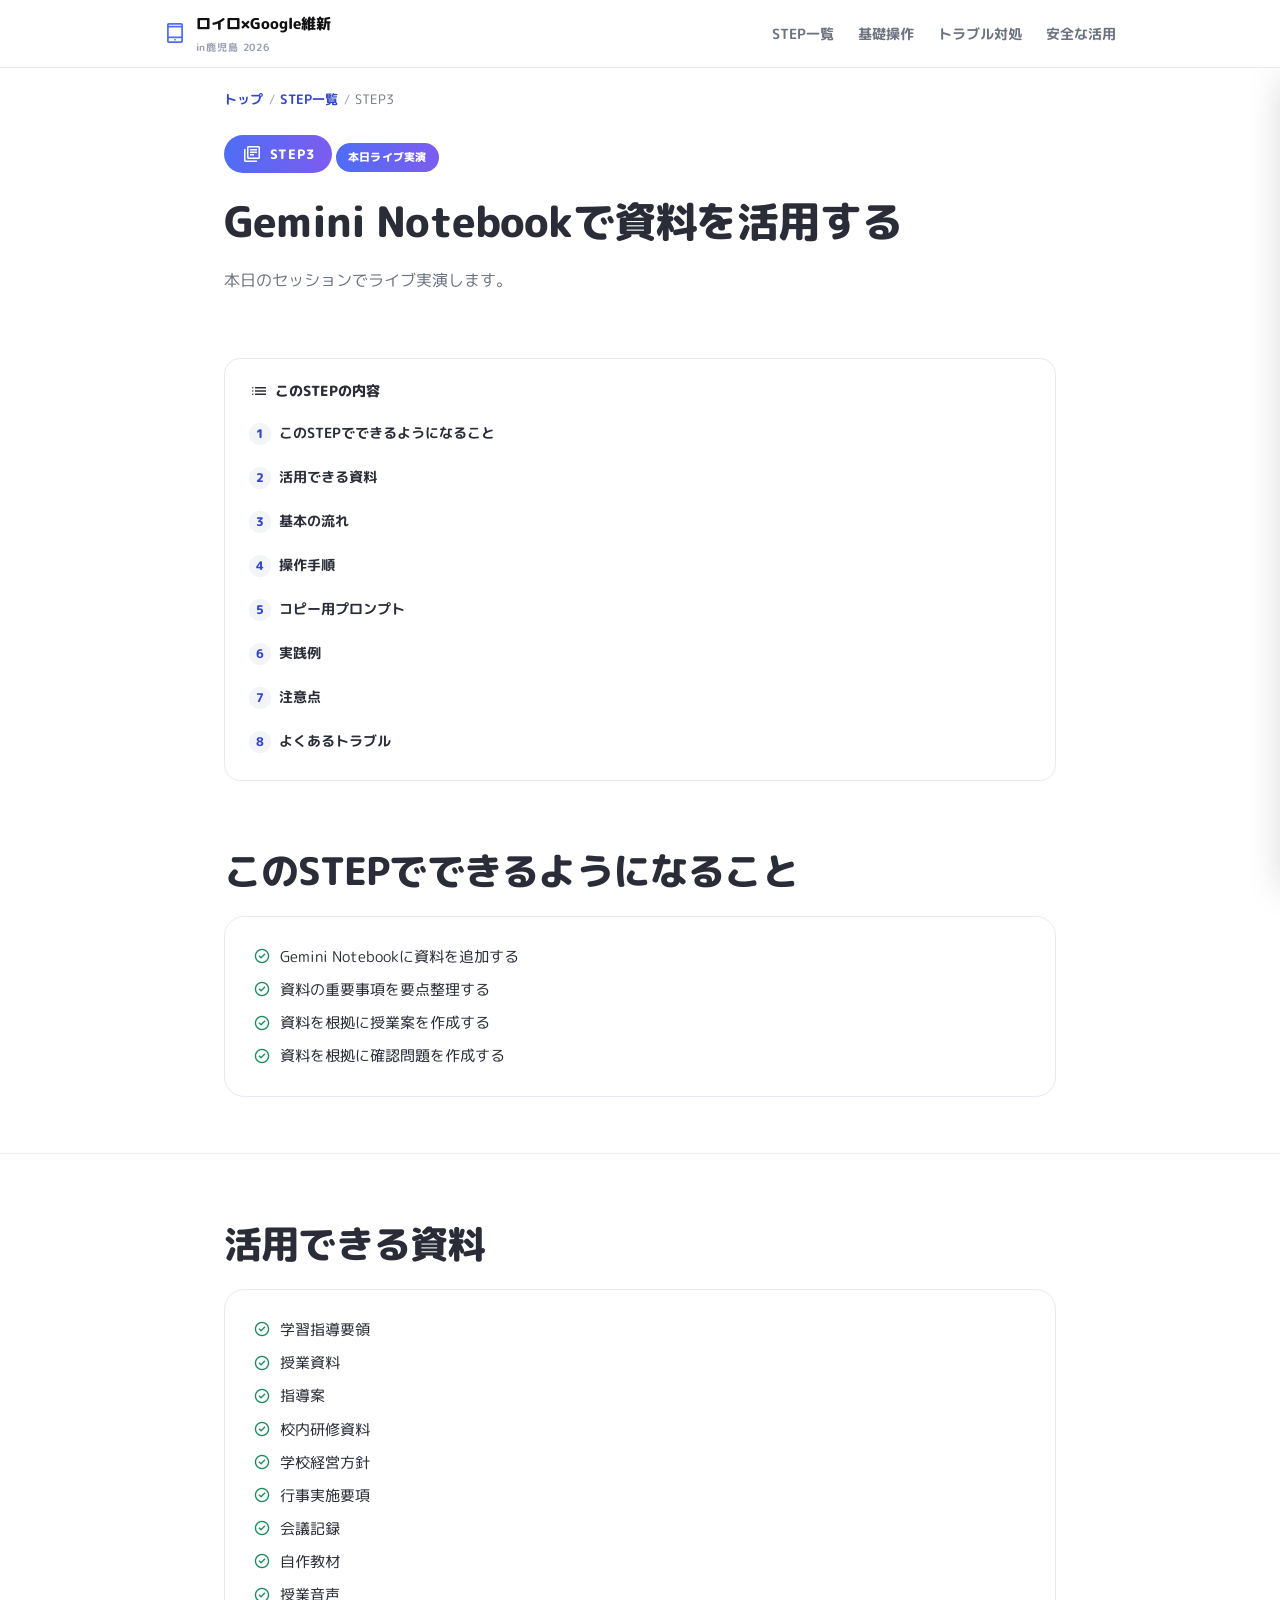
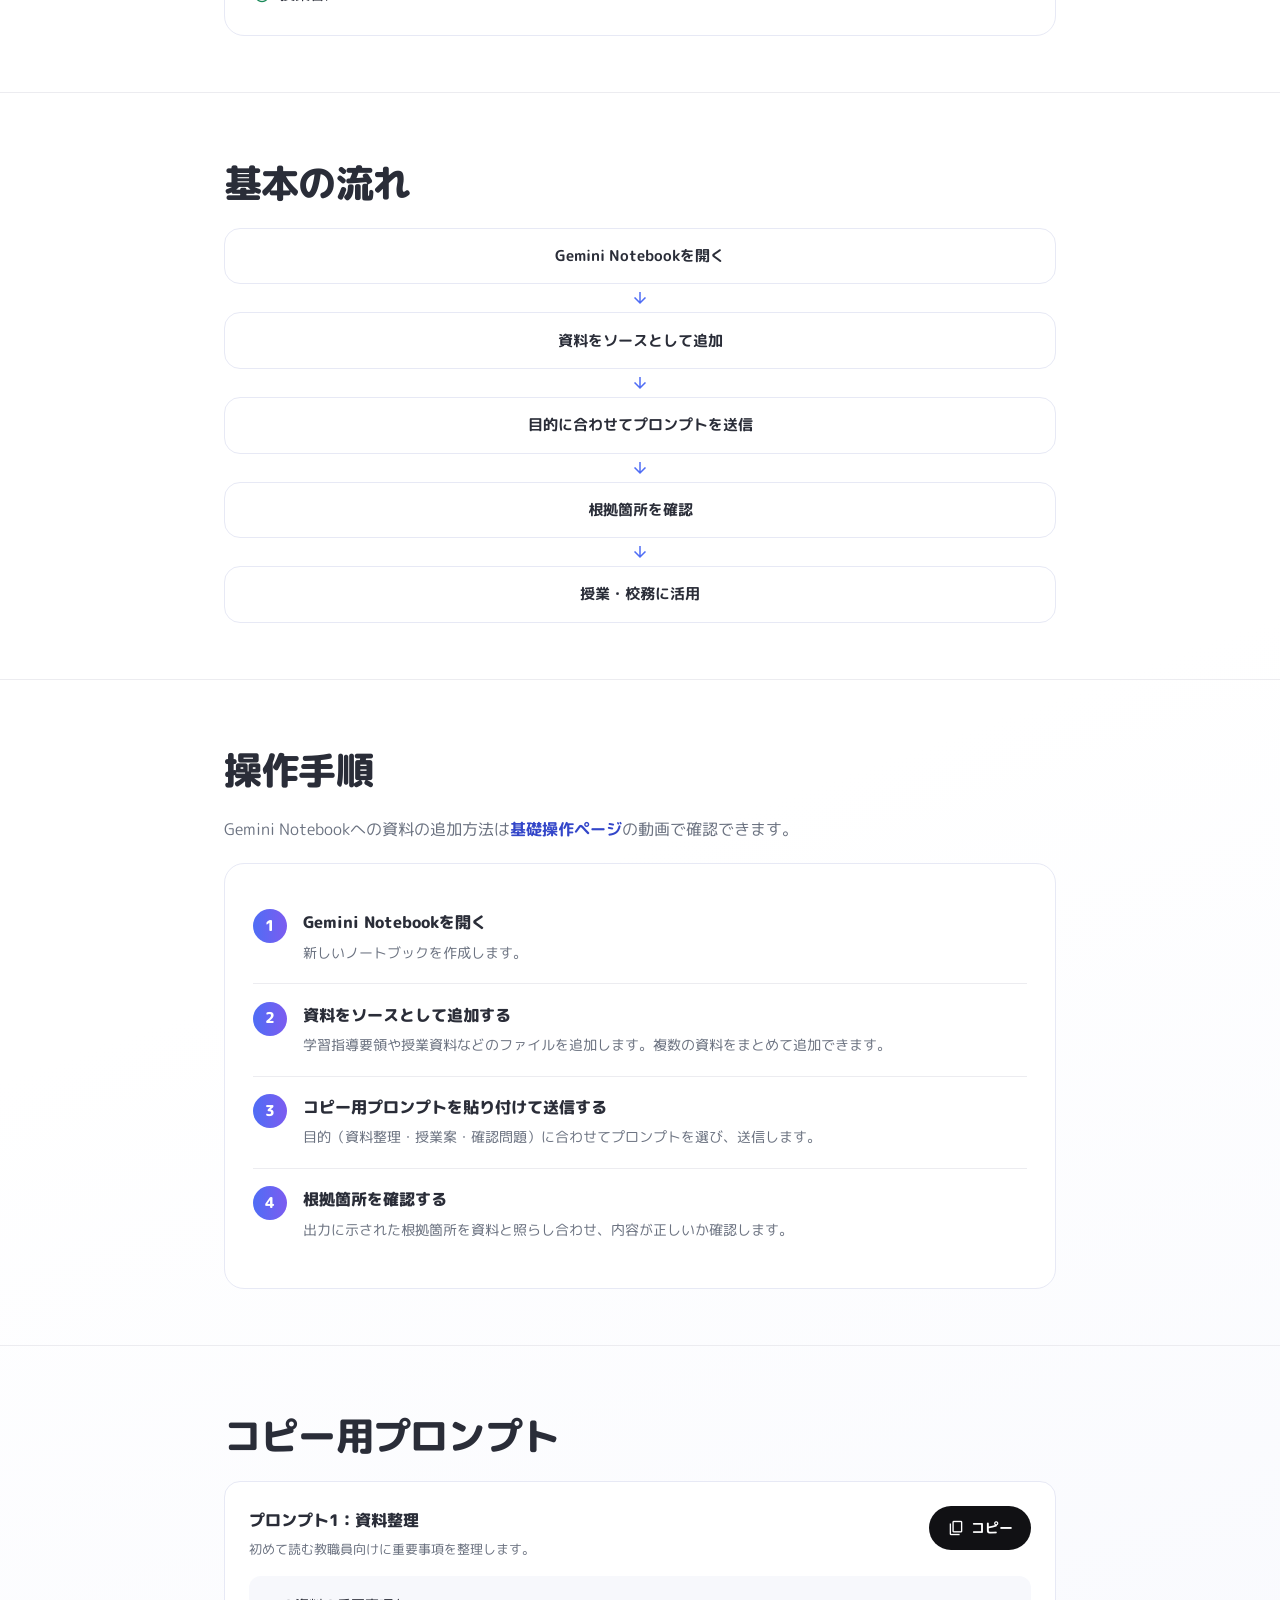
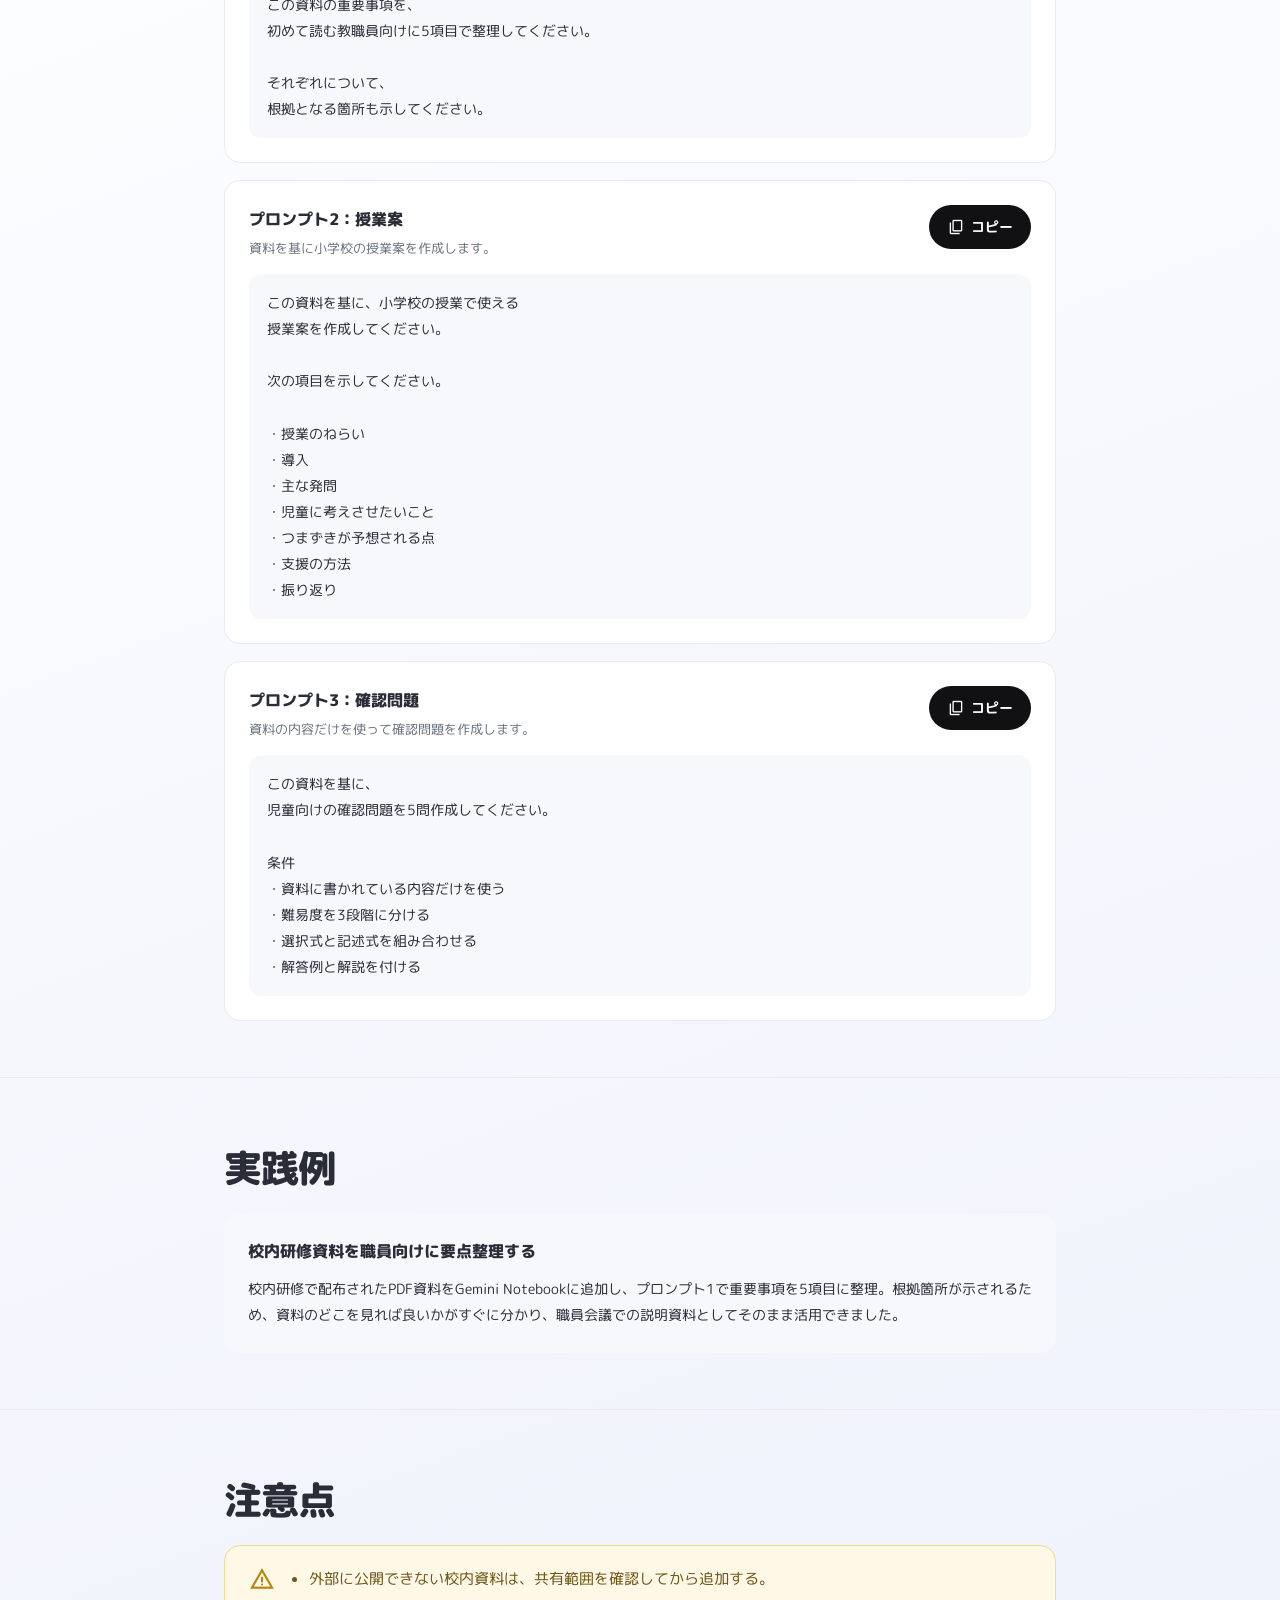
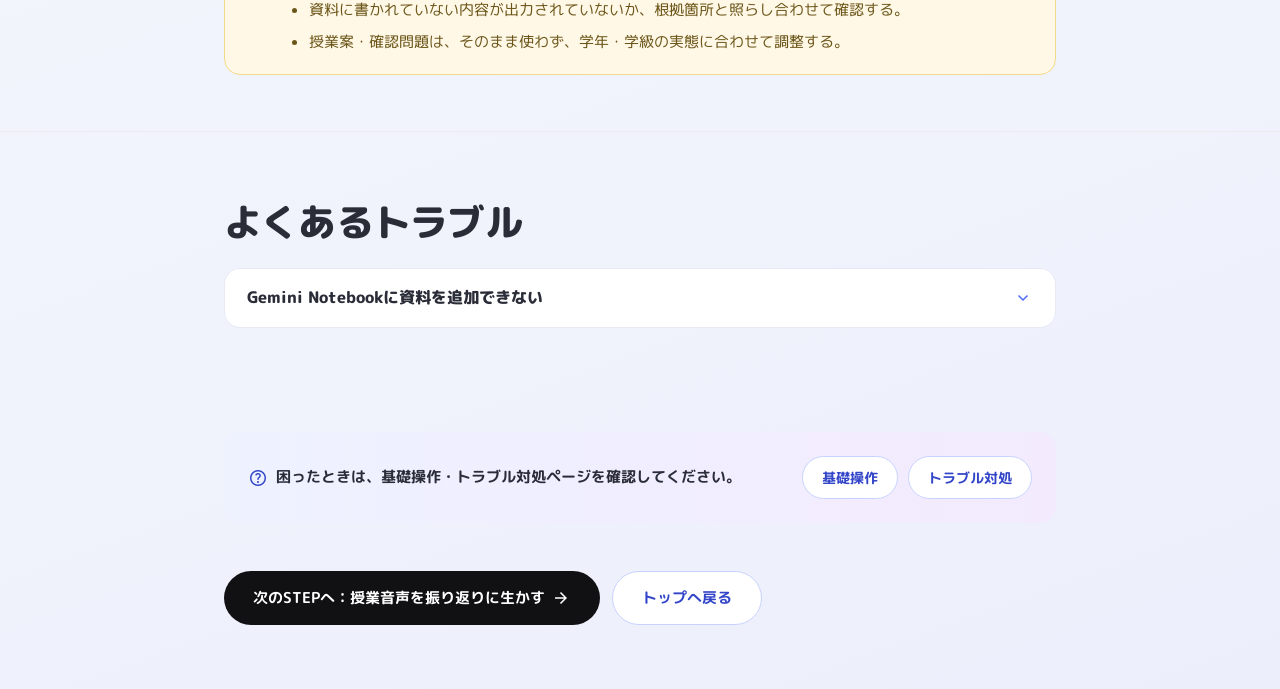
<file: courses/03-gemini-notebook.html>
<!DOCTYPE html>
<html lang="ja">
<head>
<meta charset="UTF-8">
<meta name="viewport" content="width=device-width, initial-scale=1.0, viewport-fit=cover">
<title>STEP3 Gemini Notebookで資料を活用する | ロイロ×Google維新 in鹿児島 2026</title>
<link rel="preconnect" href="https://fonts.googleapis.com">
<link href="https://fonts.googleapis.com/css2?family=M+PLUS+Rounded+1c:wght@400;500;700;800&family=Material+Symbols+Outlined" rel="stylesheet">
<link rel="stylesheet" href="../assets/css/style.css">
</head>
<body>

  <!-- ===== オープニング演出（sessionStorageで1ページにつき1回だけ表示） ===== -->
  <div id="splash" class="splash-overlay" role="dialog" aria-label="オープニング">
    <p class="splash-text">STEP3<span class="splash-sub">Gemini Notebookで資料を活用する</span></p>
  </div>

  <div id="copy-announcer" aria-live="polite" class="sr-only"></div>

  <header class="site-header">
    <div class="wrap">
      <a href="../index.html" class="site-logo">
        <span class="material-symbols-outlined" aria-hidden="true">tablet_mac</span>
        <span>ロイロ×Google維新<span class="sub">in鹿児島 2026</span></span>
      </a>
      <nav class="header-nav" aria-label="メインメニュー">
        <a href="../index.html#courses">STEP一覧</a>
        <a href="../guides/basic-operation.html">基礎操作</a>
        <a href="../guides/troubleshooting.html">トラブル対処</a>
        <a href="06-safety.html">安全な活用</a>
      </nav>
      <button type="button" id="menuBtn" class="menu-btn" aria-expanded="false" aria-controls="mobileNav" aria-label="メニューを開く">
        <span class="material-symbols-outlined" aria-hidden="true">menu</span>
      </button>
    </div>
  </header>

  <div id="navOverlay" class="nav-overlay"></div>
  <nav id="mobileNav" class="mobile-nav" aria-label="モバイルメニュー">
    <div style="display:flex;justify-content:flex-end;margin-bottom:1rem;">
      <button type="button" id="navCloseBtn" class="menu-btn" aria-label="メニューを閉じる">
        <span class="material-symbols-outlined" aria-hidden="true">close</span>
      </button>
    </div>
    <a href="../index.html"><span class="material-symbols-outlined" aria-hidden="true">home</span>トップ</a>
    <a href="../index.html#courses"><span class="material-symbols-outlined" aria-hidden="true">school</span>STEP一覧</a>
    <a href="../guides/basic-operation.html"><span class="material-symbols-outlined" aria-hidden="true">play_circle</span>基礎操作を確認する</a>
    <a href="../guides/troubleshooting.html"><span class="material-symbols-outlined" aria-hidden="true">build</span>トラブル対処</a>
  </nav>

  <div class="wrap">
    <p class="breadcrumb">
      <a href="../index.html">トップ</a><span class="sep">/</span>
      <a href="../index.html#courses">STEP一覧</a><span class="sep">/</span>
      <span>STEP3</span>
    </p>
  </div>

  <section class="course-hero">
    <div class="wrap">
      <span class="course-num-badge"><span class="material-symbols-outlined" aria-hidden="true">library_books</span>STEP3</span>
      <span class="step-mode-badge live">本日ライブ実演</span>
      <h1>Gemini Notebookで資料を活用する</h1>
      <p class="section-lead" style="margin-top:1rem;">本日のセッションでライブ実演します。</p>
    </div>
  </section>

  <div class="wrap">
    <nav class="toc" aria-label="このSTEPの目次">
      <p class="toc-title"><span class="material-symbols-outlined" aria-hidden="true">list</span>このSTEPの内容</p>
      <ol>
        <li><a href="#goals">このSTEPでできるようになること</a></li>
        <li><a href="#sources">活用できる資料</a></li>
        <li><a href="#flow">基本の流れ</a></li>
        <li><a href="#steps">操作手順</a></li>
        <li><a href="#prompts">コピー用プロンプト</a></li>
        <li><a href="#example">実践例</a></li>
        <li><a href="#caution">注意点</a></li>
        <li><a href="#trouble">よくあるトラブル</a></li>
      </ol>
    </nav>
  </div>

  <section id="goals" class="block">
    <div class="wrap">
      <h2 class="section-title">このSTEPでできるようになること</h2>
      <div class="card">
        <ul class="goal-list">
          <li><span class="material-symbols-outlined" aria-hidden="true">check_circle</span>Gemini Notebookに資料を追加する</li>
          <li><span class="material-symbols-outlined" aria-hidden="true">check_circle</span>資料の重要事項を要点整理する</li>
          <li><span class="material-symbols-outlined" aria-hidden="true">check_circle</span>資料を根拠に授業案を作成する</li>
          <li><span class="material-symbols-outlined" aria-hidden="true">check_circle</span>資料を根拠に確認問題を作成する</li>
        </ul>
      </div>
    </div>
  </section>

  <section id="sources" class="block">
    <div class="wrap">
      <h2 class="section-title">活用できる資料</h2>
      <div class="card">
        <ul class="goal-list" style="columns:1;">
          <li><span class="material-symbols-outlined" aria-hidden="true">check_circle</span>学習指導要領</li>
          <li><span class="material-symbols-outlined" aria-hidden="true">check_circle</span>授業資料</li>
          <li><span class="material-symbols-outlined" aria-hidden="true">check_circle</span>指導案</li>
          <li><span class="material-symbols-outlined" aria-hidden="true">check_circle</span>校内研修資料</li>
          <li><span class="material-symbols-outlined" aria-hidden="true">check_circle</span>学校経営方針</li>
          <li><span class="material-symbols-outlined" aria-hidden="true">check_circle</span>行事実施要項</li>
          <li><span class="material-symbols-outlined" aria-hidden="true">check_circle</span>会議記録</li>
          <li><span class="material-symbols-outlined" aria-hidden="true">check_circle</span>自作教材</li>
          <li><span class="material-symbols-outlined" aria-hidden="true">check_circle</span>授業音声</li>
        </ul>
      </div>
    </div>
  </section>

  <section id="flow" class="block">
    <div class="wrap">
      <h2 class="section-title">基本の流れ</h2>
      <div class="flow-diagram">
        <div class="flow-step">Gemini Notebookを開く</div>
        <div class="flow-arrow"><span class="material-symbols-outlined" aria-hidden="true">arrow_downward</span></div>
        <div class="flow-step">資料をソースとして追加</div>
        <div class="flow-arrow"><span class="material-symbols-outlined" aria-hidden="true">arrow_downward</span></div>
        <div class="flow-step">目的に合わせてプロンプトを送信</div>
        <div class="flow-arrow"><span class="material-symbols-outlined" aria-hidden="true">arrow_downward</span></div>
        <div class="flow-step">根拠箇所を確認</div>
        <div class="flow-arrow"><span class="material-symbols-outlined" aria-hidden="true">arrow_downward</span></div>
        <div class="flow-step">授業・校務に活用</div>
      </div>
    </div>
  </section>

  <section id="steps" class="block">
    <div class="wrap">
      <h2 class="section-title">操作手順</h2>
      <p class="section-lead" style="margin-bottom:1.25rem;">Gemini Notebookへの資料の追加方法は<a href="../guides/basic-operation.html" style="color:var(--color-blue-deep);font-weight:700;">基礎操作ページ</a>の動画で確認できます。</p>
      <div class="card">
        <ol class="step-list">
          <li class="step-item">
            <div class="step-num">1</div>
            <div class="step-body"><h4>Gemini Notebookを開く</h4><p>新しいノートブックを作成します。</p></div>
          </li>
          <li class="step-item">
            <div class="step-num">2</div>
            <div class="step-body"><h4>資料をソースとして追加する</h4><p>学習指導要領や授業資料などのファイルを追加します。複数の資料をまとめて追加できます。</p></div>
          </li>
          <li class="step-item">
            <div class="step-num">3</div>
            <div class="step-body"><h4>コピー用プロンプトを貼り付けて送信する</h4><p>目的（資料整理・授業案・確認問題）に合わせてプロンプトを選び、送信します。</p></div>
          </li>
          <li class="step-item">
            <div class="step-num">4</div>
            <div class="step-body"><h4>根拠箇所を確認する</h4><p>出力に示された根拠箇所を資料と照らし合わせ、内容が正しいか確認します。</p></div>
          </li>
        </ol>
      </div>
    </div>
  </section>

  <!-- コピー用プロンプト：ここから -->
  <section id="prompts" class="block">
    <div class="wrap">
      <h2 class="section-title">コピー用プロンプト</h2>

      <div class="prompt-card">
        <div class="prompt-card-head">
          <div>
            <h4>プロンプト1：資料整理</h4>
            <p class="prompt-scene">初めて読む教職員向けに重要事項を整理します。</p>
          </div>
          <button type="button" class="copy-btn" data-copy-target="#prompt3-1">
            <span class="material-symbols-outlined" aria-hidden="true">content_copy</span>
            <span class="copy-label">コピー</span>
          </button>
        </div>
        <div class="prompt-body" id="prompt3-1">この資料の重要事項を、
初めて読む教職員向けに5項目で整理してください。

それぞれについて、
根拠となる箇所も示してください。</div>
      </div>

      <div class="prompt-card">
        <div class="prompt-card-head">
          <div>
            <h4>プロンプト2：授業案</h4>
            <p class="prompt-scene">資料を基に小学校の授業案を作成します。</p>
          </div>
          <button type="button" class="copy-btn" data-copy-target="#prompt3-2">
            <span class="material-symbols-outlined" aria-hidden="true">content_copy</span>
            <span class="copy-label">コピー</span>
          </button>
        </div>
        <div class="prompt-body" id="prompt3-2">この資料を基に、小学校の授業で使える
授業案を作成してください。

次の項目を示してください。

・授業のねらい
・導入
・主な発問
・児童に考えさせたいこと
・つまずきが予想される点
・支援の方法
・振り返り</div>
      </div>

      <div class="prompt-card">
        <div class="prompt-card-head">
          <div>
            <h4>プロンプト3：確認問題</h4>
            <p class="prompt-scene">資料の内容だけを使って確認問題を作成します。</p>
          </div>
          <button type="button" class="copy-btn" data-copy-target="#prompt3-3">
            <span class="material-symbols-outlined" aria-hidden="true">content_copy</span>
            <span class="copy-label">コピー</span>
          </button>
        </div>
        <div class="prompt-body" id="prompt3-3">この資料を基に、
児童向けの確認問題を5問作成してください。

条件
・資料に書かれている内容だけを使う
・難易度を3段階に分ける
・選択式と記述式を組み合わせる
・解答例と解説を付ける</div>
      </div>
    </div>
  </section>
  <!-- コピー用プロンプト：ここまで -->

  <section id="example" class="block">
    <div class="wrap">
      <h2 class="section-title">実践例</h2>
      <div class="example-card">
        <h4>校内研修資料を職員向けに要点整理する</h4>
        <p>校内研修で配布されたPDF資料をGemini Notebookに追加し、プロンプト1で重要事項を5項目に整理。根拠箇所が示されるため、資料のどこを見れば良いかがすぐに分かり、職員会議での説明資料としてそのまま活用できました。</p>
      </div>
    </div>
  </section>

  <section id="caution" class="block">
    <div class="wrap">
      <h2 class="section-title">注意点</h2>
      <div class="caution-card">
        <span class="material-symbols-outlined" aria-hidden="true">warning</span>
        <ul>
          <li>外部に公開できない校内資料は、共有範囲を確認してから追加する。</li>
          <li>資料に書かれていない内容が出力されていないか、根拠箇所と照らし合わせて確認する。</li>
          <li>授業案・確認問題は、そのまま使わず、学年・学級の実態に合わせて調整する。</li>
        </ul>
      </div>
    </div>
  </section>

  <section id="trouble" class="block">
    <div class="wrap">
      <h2 class="section-title">よくあるトラブル</h2>
      <div class="accordion">
        <button type="button" class="accordion-trigger" aria-expanded="false" aria-controls="acc3-1">
          <span>Gemini Notebookに資料を追加できない</span>
          <span class="material-symbols-outlined" aria-hidden="true">expand_more</span>
        </button>
        <div class="accordion-panel" id="acc3-1">
          <p>対応形式やファイルサイズの確認、Googleドライブ経由での追加などをお試しください。詳しくは<a href="../guides/troubleshooting.html" style="color:var(--color-blue-deep);font-weight:700;">トラブル対処ページ</a>をご確認ください。</p>
        </div>
      </div>
    </div>
  </section>

  <div class="wrap">
    <div class="help-banner">
      <p><span class="material-symbols-outlined" aria-hidden="true">help</span>困ったときは、基礎操作・トラブル対処ページを確認してください。</p>
      <div style="display:flex;gap:0.6rem;flex-wrap:wrap;">
        <a href="../guides/basic-operation.html" class="btn btn-outline btn-sm">基礎操作</a>
        <a href="../guides/troubleshooting.html" class="btn btn-outline btn-sm">トラブル対処</a>
      </div>
    </div>

    <div class="page-nav">
      <a href="04-lesson-reflection.html" class="btn btn-primary">次のSTEPへ：授業音声を振り返りに生かす<span class="material-symbols-outlined" aria-hidden="true">arrow_forward</span></a>
      <a href="../index.html" class="btn btn-outline">トップへ戻る</a>
    </div>
  </div>

  <button type="button" id="backToTop" class="back-to-top" aria-label="トップへ戻る">
    <span class="material-symbols-outlined" aria-hidden="true">arrow_upward</span>
  </button>

  <div id="toast" class="toast" role="status">
    <span class="material-symbols-outlined" aria-hidden="true">check_circle</span>
    <span class="toast-label">コピーしました</span>
  </div>

  <script src="../assets/js/main.js"></script>
</body>
</html>
</file>
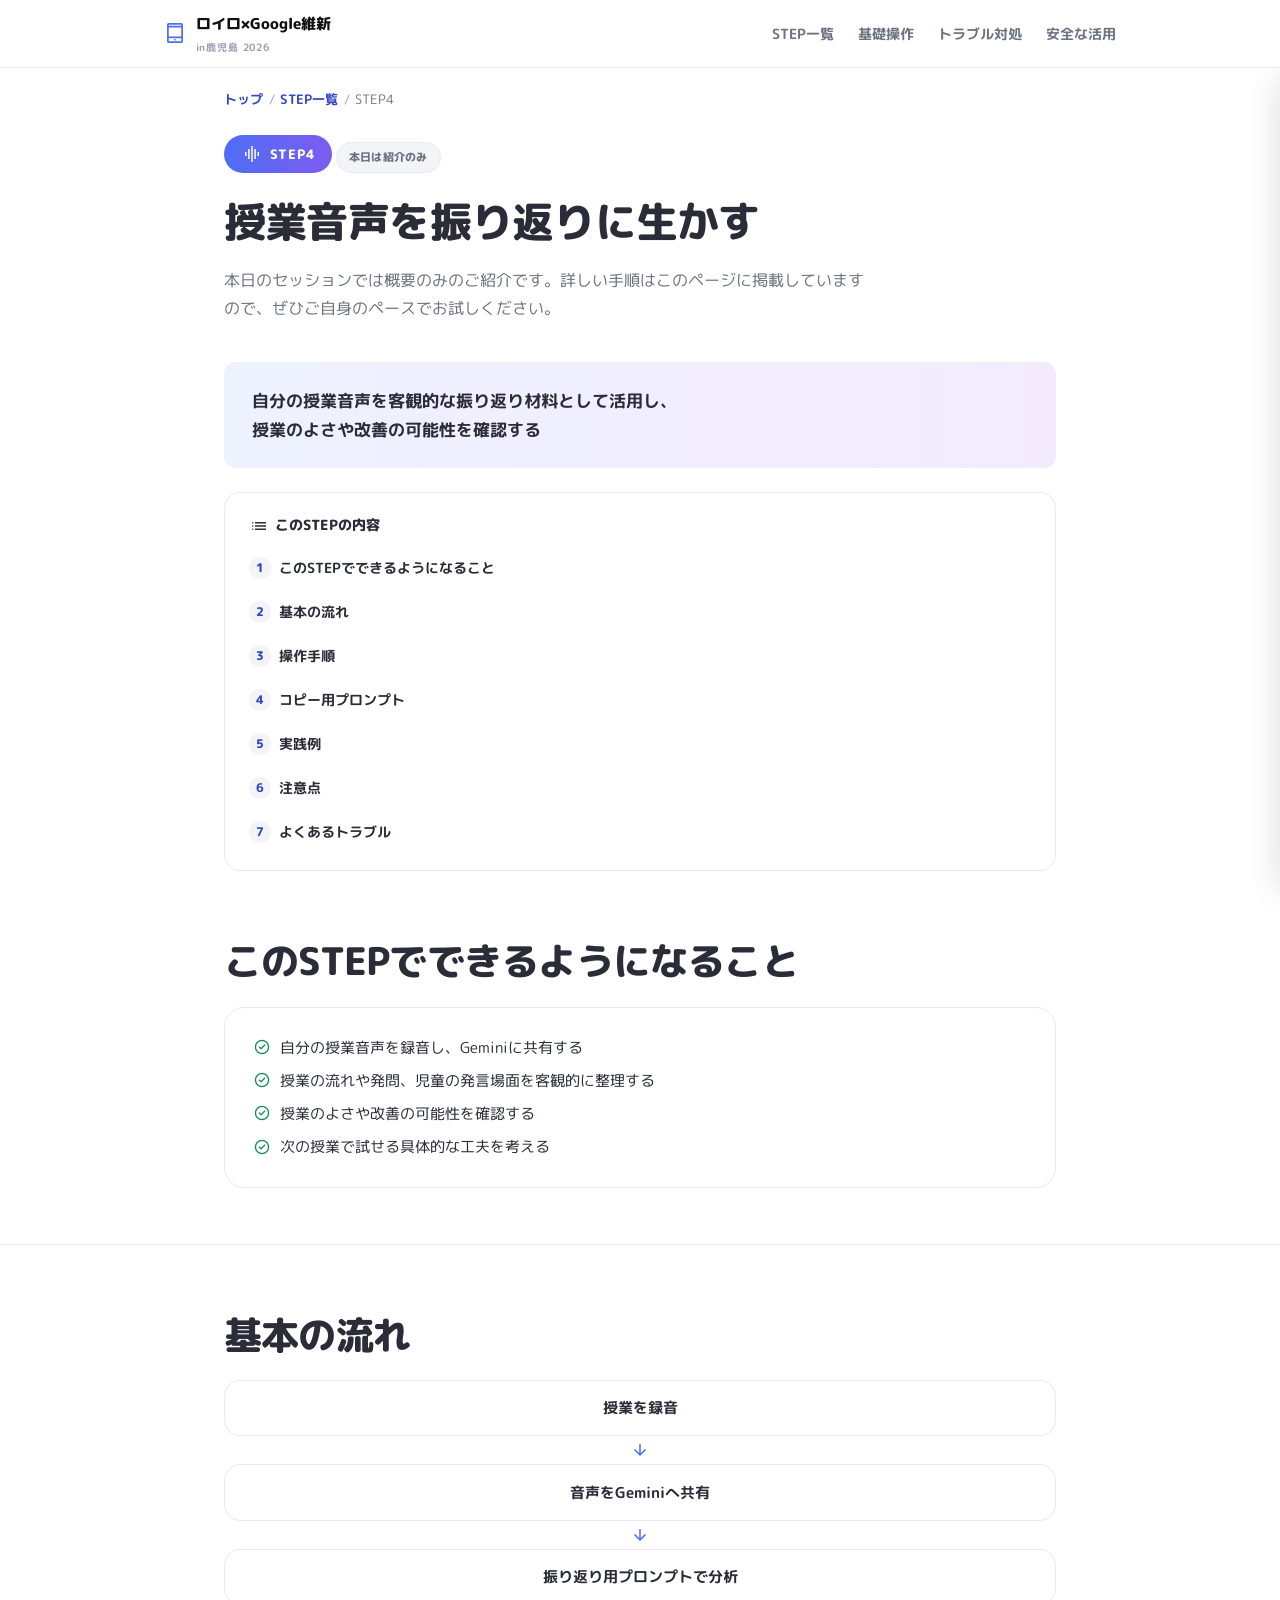
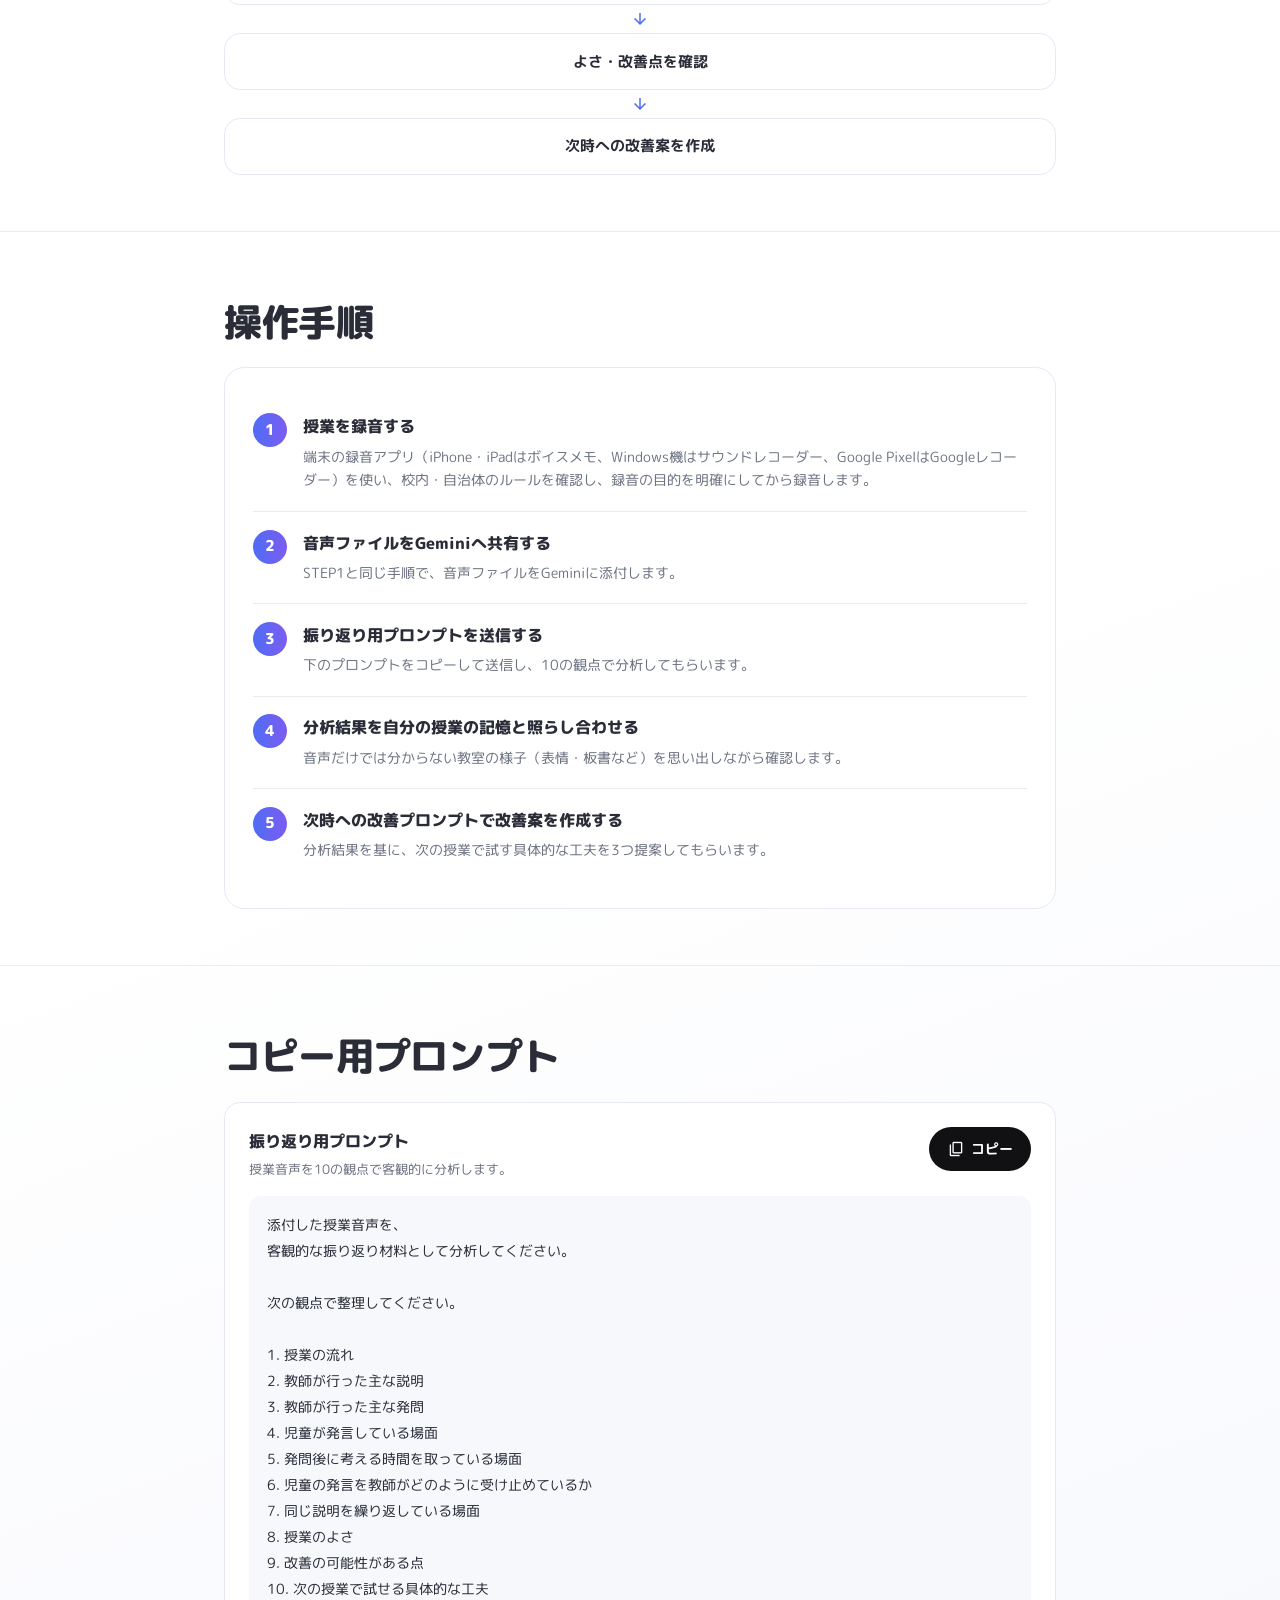
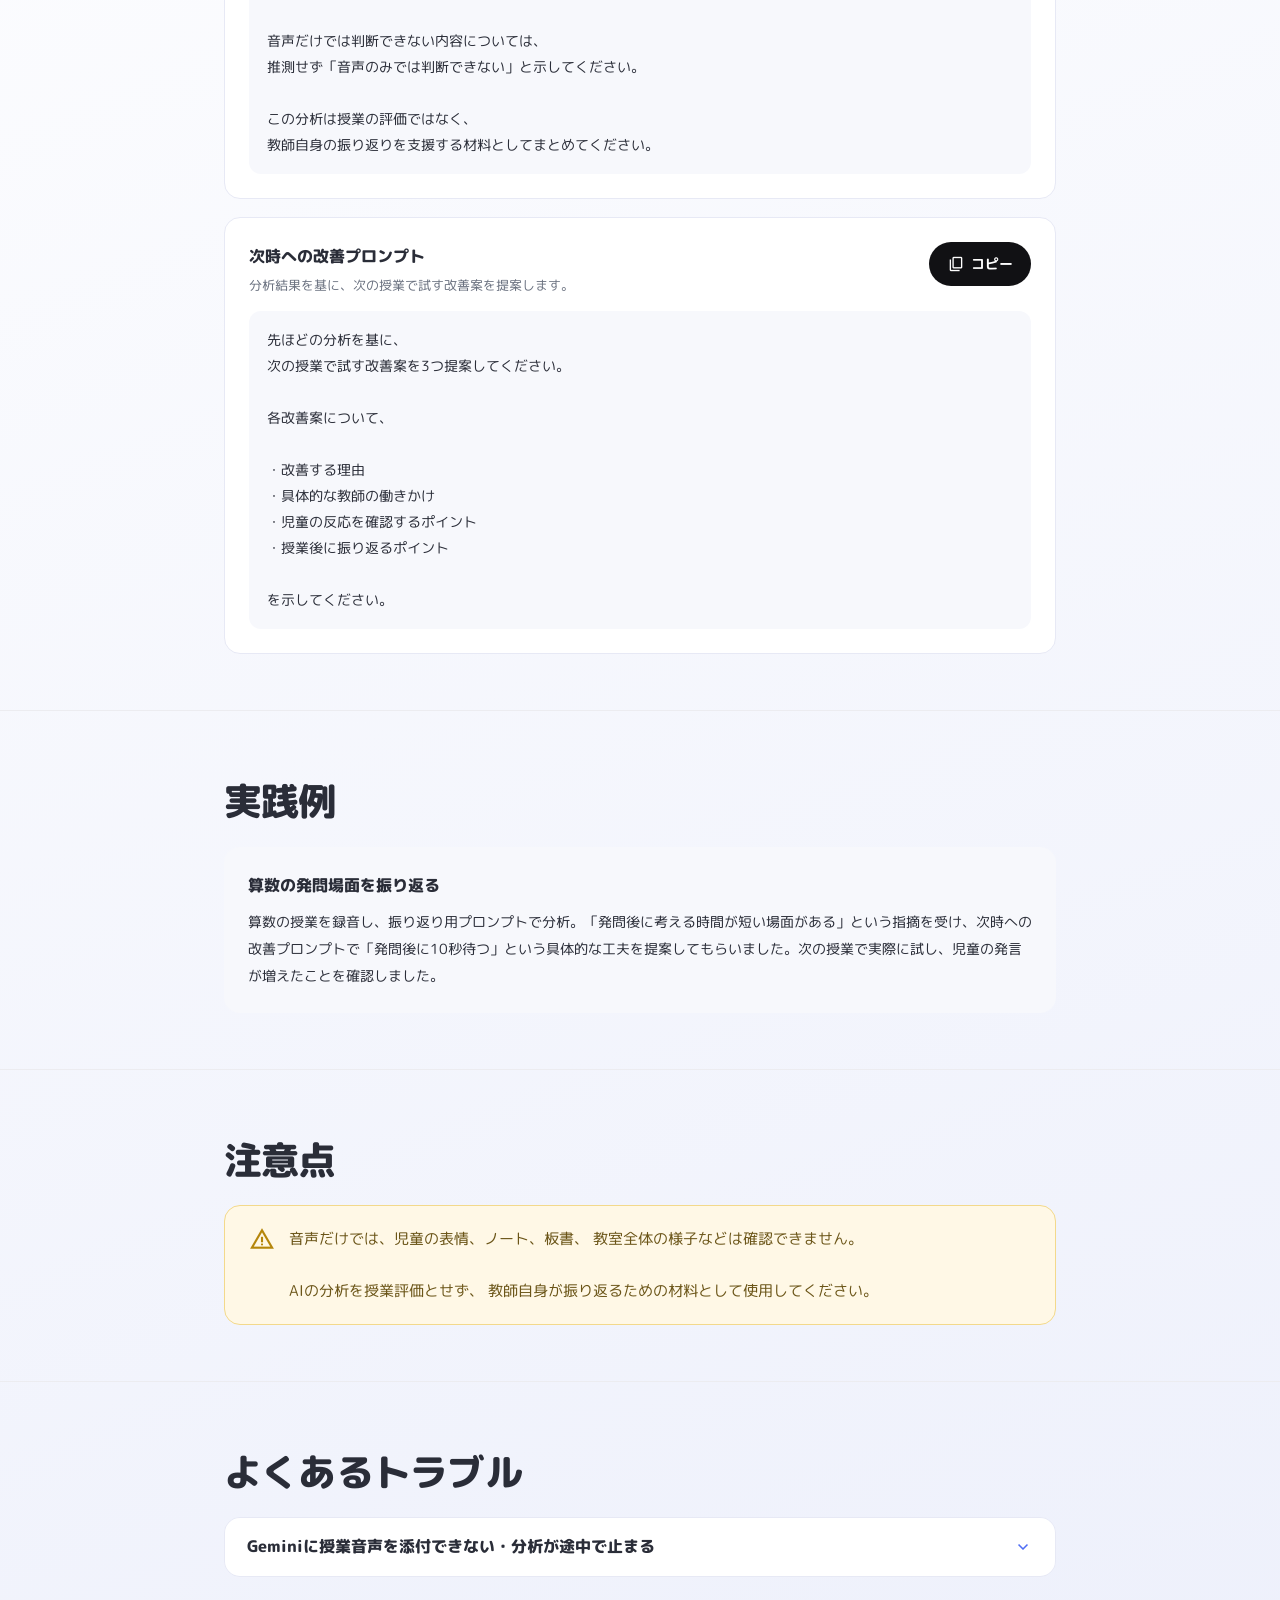
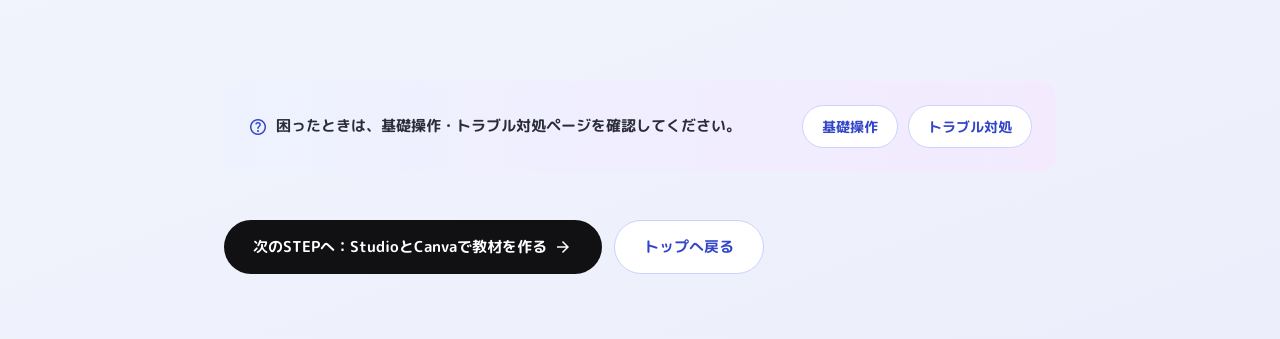
<file: courses/04-lesson-reflection.html>
<!DOCTYPE html>
<html lang="ja">
<head>
<meta charset="UTF-8">
<meta name="viewport" content="width=device-width, initial-scale=1.0, viewport-fit=cover">
<title>STEP4 授業音声を振り返りに生かす | ロイロ×Google維新 in鹿児島 2026</title>
<link rel="preconnect" href="https://fonts.googleapis.com">
<link href="https://fonts.googleapis.com/css2?family=M+PLUS+Rounded+1c:wght@400;500;700;800&family=Material+Symbols+Outlined" rel="stylesheet">
<link rel="stylesheet" href="../assets/css/style.css">
</head>
<body>

  <!-- ===== オープニング演出（sessionStorageで1ページにつき1回だけ表示） ===== -->
  <div id="splash" class="splash-overlay" role="dialog" aria-label="オープニング">
    <p class="splash-text">STEP4<span class="splash-sub">授業音声を振り返りに生かす</span></p>
  </div>

  <div id="copy-announcer" aria-live="polite" class="sr-only"></div>

  <header class="site-header">
    <div class="wrap">
      <a href="../index.html" class="site-logo">
        <span class="material-symbols-outlined" aria-hidden="true">tablet_mac</span>
        <span>ロイロ×Google維新<span class="sub">in鹿児島 2026</span></span>
      </a>
      <nav class="header-nav" aria-label="メインメニュー">
        <a href="../index.html#courses">STEP一覧</a>
        <a href="../guides/basic-operation.html">基礎操作</a>
        <a href="../guides/troubleshooting.html">トラブル対処</a>
        <a href="06-safety.html">安全な活用</a>
      </nav>
      <button type="button" id="menuBtn" class="menu-btn" aria-expanded="false" aria-controls="mobileNav" aria-label="メニューを開く">
        <span class="material-symbols-outlined" aria-hidden="true">menu</span>
      </button>
    </div>
  </header>

  <div id="navOverlay" class="nav-overlay"></div>
  <nav id="mobileNav" class="mobile-nav" aria-label="モバイルメニュー">
    <div style="display:flex;justify-content:flex-end;margin-bottom:1rem;">
      <button type="button" id="navCloseBtn" class="menu-btn" aria-label="メニューを閉じる">
        <span class="material-symbols-outlined" aria-hidden="true">close</span>
      </button>
    </div>
    <a href="../index.html"><span class="material-symbols-outlined" aria-hidden="true">home</span>トップ</a>
    <a href="../index.html#courses"><span class="material-symbols-outlined" aria-hidden="true">school</span>STEP一覧</a>
    <a href="../guides/basic-operation.html"><span class="material-symbols-outlined" aria-hidden="true">play_circle</span>基礎操作を確認する</a>
    <a href="../guides/troubleshooting.html"><span class="material-symbols-outlined" aria-hidden="true">build</span>トラブル対処</a>
  </nav>

  <div class="wrap">
    <p class="breadcrumb">
      <a href="../index.html">トップ</a><span class="sep">/</span>
      <a href="../index.html#courses">STEP一覧</a><span class="sep">/</span>
      <span>STEP4</span>
    </p>
  </div>

  <section class="course-hero">
    <div class="wrap">
      <span class="course-num-badge"><span class="material-symbols-outlined" aria-hidden="true">graphic_eq</span>STEP4</span>
      <span class="step-mode-badge intro">本日は紹介のみ</span>
      <h1>授業音声を振り返りに生かす</h1>
      <p class="section-lead" style="margin-top:1rem;">本日のセッションでは概要のみのご紹介です。詳しい手順はこのページに掲載していますので、ぜひご自身のペースでお試しください。</p>
    </div>
  </section>

  <!-- 中心メッセージ -->
  <div class="wrap">
    <div class="quote-box" style="font-size:1.05rem;padding:1.5rem 1.75rem;">
      自分の授業音声を客観的な振り返り材料として活用し、<br>
      授業のよさや改善の可能性を確認する
    </div>
  </div>

  <div class="wrap">
    <nav class="toc" aria-label="このSTEPの目次">
      <p class="toc-title"><span class="material-symbols-outlined" aria-hidden="true">list</span>このSTEPの内容</p>
      <ol>
        <li><a href="#goals">このSTEPでできるようになること</a></li>
        <li><a href="#flow">基本の流れ</a></li>
        <li><a href="#steps">操作手順</a></li>
        <li><a href="#prompts">コピー用プロンプト</a></li>
        <li><a href="#example">実践例</a></li>
        <li><a href="#caution">注意点</a></li>
        <li><a href="#trouble">よくあるトラブル</a></li>
      </ol>
    </nav>
  </div>

  <section id="goals" class="block">
    <div class="wrap">
      <h2 class="section-title">このSTEPでできるようになること</h2>
      <div class="card">
        <ul class="goal-list">
          <li><span class="material-symbols-outlined" aria-hidden="true">check_circle</span>自分の授業音声を録音し、Geminiに共有する</li>
          <li><span class="material-symbols-outlined" aria-hidden="true">check_circle</span>授業の流れや発問、児童の発言場面を客観的に整理する</li>
          <li><span class="material-symbols-outlined" aria-hidden="true">check_circle</span>授業のよさや改善の可能性を確認する</li>
          <li><span class="material-symbols-outlined" aria-hidden="true">check_circle</span>次の授業で試せる具体的な工夫を考える</li>
        </ul>
      </div>
    </div>
  </section>

  <section id="flow" class="block">
    <div class="wrap">
      <h2 class="section-title">基本の流れ</h2>
      <div class="flow-diagram">
        <div class="flow-step">授業を録音</div>
        <div class="flow-arrow"><span class="material-symbols-outlined" aria-hidden="true">arrow_downward</span></div>
        <div class="flow-step">音声をGeminiへ共有</div>
        <div class="flow-arrow"><span class="material-symbols-outlined" aria-hidden="true">arrow_downward</span></div>
        <div class="flow-step">振り返り用プロンプトで分析</div>
        <div class="flow-arrow"><span class="material-symbols-outlined" aria-hidden="true">arrow_downward</span></div>
        <div class="flow-step">よさ・改善点を確認</div>
        <div class="flow-arrow"><span class="material-symbols-outlined" aria-hidden="true">arrow_downward</span></div>
        <div class="flow-step">次時への改善案を作成</div>
      </div>
    </div>
  </section>

  <section id="steps" class="block">
    <div class="wrap">
      <h2 class="section-title">操作手順</h2>
      <div class="card">
        <ol class="step-list">
          <li class="step-item">
            <div class="step-num">1</div>
            <div class="step-body"><h4>授業を録音する</h4><p>端末の録音アプリ（iPhone・iPadはボイスメモ、Windows機はサウンドレコーダー、Google PixelはGoogleレコーダー）を使い、校内・自治体のルールを確認し、録音の目的を明確にしてから録音します。</p></div>
          </li>
          <li class="step-item">
            <div class="step-num">2</div>
            <div class="step-body"><h4>音声ファイルをGeminiへ共有する</h4><p>STEP1と同じ手順で、音声ファイルをGeminiに添付します。</p></div>
          </li>
          <li class="step-item">
            <div class="step-num">3</div>
            <div class="step-body"><h4>振り返り用プロンプトを送信する</h4><p>下のプロンプトをコピーして送信し、10の観点で分析してもらいます。</p></div>
          </li>
          <li class="step-item">
            <div class="step-num">4</div>
            <div class="step-body"><h4>分析結果を自分の授業の記憶と照らし合わせる</h4><p>音声だけでは分からない教室の様子（表情・板書など）を思い出しながら確認します。</p></div>
          </li>
          <li class="step-item">
            <div class="step-num">5</div>
            <div class="step-body"><h4>次時への改善プロンプトで改善案を作成する</h4><p>分析結果を基に、次の授業で試す具体的な工夫を3つ提案してもらいます。</p></div>
          </li>
        </ol>
      </div>
    </div>
  </section>

  <!-- コピー用プロンプト：ここから -->
  <section id="prompts" class="block">
    <div class="wrap">
      <h2 class="section-title">コピー用プロンプト</h2>

      <div class="prompt-card">
        <div class="prompt-card-head">
          <div>
            <h4>振り返り用プロンプト</h4>
            <p class="prompt-scene">授業音声を10の観点で客観的に分析します。</p>
          </div>
          <button type="button" class="copy-btn" data-copy-target="#prompt4-1">
            <span class="material-symbols-outlined" aria-hidden="true">content_copy</span>
            <span class="copy-label">コピー</span>
          </button>
        </div>
        <div class="prompt-body" id="prompt4-1">添付した授業音声を、
客観的な振り返り材料として分析してください。

次の観点で整理してください。

1. 授業の流れ
2. 教師が行った主な説明
3. 教師が行った主な発問
4. 児童が発言している場面
5. 発問後に考える時間を取っている場面
6. 児童の発言を教師がどのように受け止めているか
7. 同じ説明を繰り返している場面
8. 授業のよさ
9. 改善の可能性がある点
10. 次の授業で試せる具体的な工夫

音声だけでは判断できない内容については、
推測せず「音声のみでは判断できない」と示してください。

この分析は授業の評価ではなく、
教師自身の振り返りを支援する材料としてまとめてください。</div>
      </div>

      <div class="prompt-card">
        <div class="prompt-card-head">
          <div>
            <h4>次時への改善プロンプト</h4>
            <p class="prompt-scene">分析結果を基に、次の授業で試す改善案を提案します。</p>
          </div>
          <button type="button" class="copy-btn" data-copy-target="#prompt4-2">
            <span class="material-symbols-outlined" aria-hidden="true">content_copy</span>
            <span class="copy-label">コピー</span>
          </button>
        </div>
        <div class="prompt-body" id="prompt4-2">先ほどの分析を基に、
次の授業で試す改善案を3つ提案してください。

各改善案について、

・改善する理由
・具体的な教師の働きかけ
・児童の反応を確認するポイント
・授業後に振り返るポイント

を示してください。</div>
      </div>
    </div>
  </section>
  <!-- コピー用プロンプト：ここまで -->

  <section id="example" class="block">
    <div class="wrap">
      <h2 class="section-title">実践例</h2>
      <div class="example-card">
        <h4>算数の発問場面を振り返る</h4>
        <p>算数の授業を録音し、振り返り用プロンプトで分析。「発問後に考える時間が短い場面がある」という指摘を受け、次時への改善プロンプトで「発問後に10秒待つ」という具体的な工夫を提案してもらいました。次の授業で実際に試し、児童の発言が増えたことを確認しました。</p>
      </div>
    </div>
  </section>

  <section id="caution" class="block">
    <div class="wrap">
      <h2 class="section-title">注意点</h2>
      <div class="caution-card">
        <span class="material-symbols-outlined" aria-hidden="true">warning</span>
        <p>
          音声だけでは、児童の表情、ノート、板書、
          教室全体の様子などは確認できません。<br><br>
          AIの分析を授業評価とせず、
          教師自身が振り返るための材料として使用してください。
        </p>
      </div>
    </div>
  </section>

  <section id="trouble" class="block">
    <div class="wrap">
      <h2 class="section-title">よくあるトラブル</h2>
      <div class="accordion">
        <button type="button" class="accordion-trigger" aria-expanded="false" aria-controls="acc4-1">
          <span>Geminiに授業音声を添付できない・分析が途中で止まる</span>
          <span class="material-symbols-outlined" aria-hidden="true">expand_more</span>
        </button>
        <div class="accordion-panel" id="acc4-1">
          <p>音声が長い場合はファイルサイズを確認し、必要に応じて分割してください。詳しくは<a href="../guides/troubleshooting.html" style="color:var(--color-blue-deep);font-weight:700;">トラブル対処ページ</a>をご確認ください。</p>
        </div>
      </div>
    </div>
  </section>

  <div class="wrap">
    <div class="help-banner">
      <p><span class="material-symbols-outlined" aria-hidden="true">help</span>困ったときは、基礎操作・トラブル対処ページを確認してください。</p>
      <div style="display:flex;gap:0.6rem;flex-wrap:wrap;">
        <a href="../guides/basic-operation.html" class="btn btn-outline btn-sm">基礎操作</a>
        <a href="../guides/troubleshooting.html" class="btn btn-outline btn-sm">トラブル対処</a>
      </div>
    </div>

    <div class="page-nav">
      <a href="05-studio-canva.html" class="btn btn-primary">次のSTEPへ：StudioとCanvaで教材を作る<span class="material-symbols-outlined" aria-hidden="true">arrow_forward</span></a>
      <a href="../index.html" class="btn btn-outline">トップへ戻る</a>
    </div>
  </div>

  <button type="button" id="backToTop" class="back-to-top" aria-label="トップへ戻る">
    <span class="material-symbols-outlined" aria-hidden="true">arrow_upward</span>
  </button>

  <div id="toast" class="toast" role="status">
    <span class="material-symbols-outlined" aria-hidden="true">check_circle</span>
    <span class="toast-label">コピーしました</span>
  </div>

  <script src="../assets/js/main.js"></script>
</body>
</html>
</file>
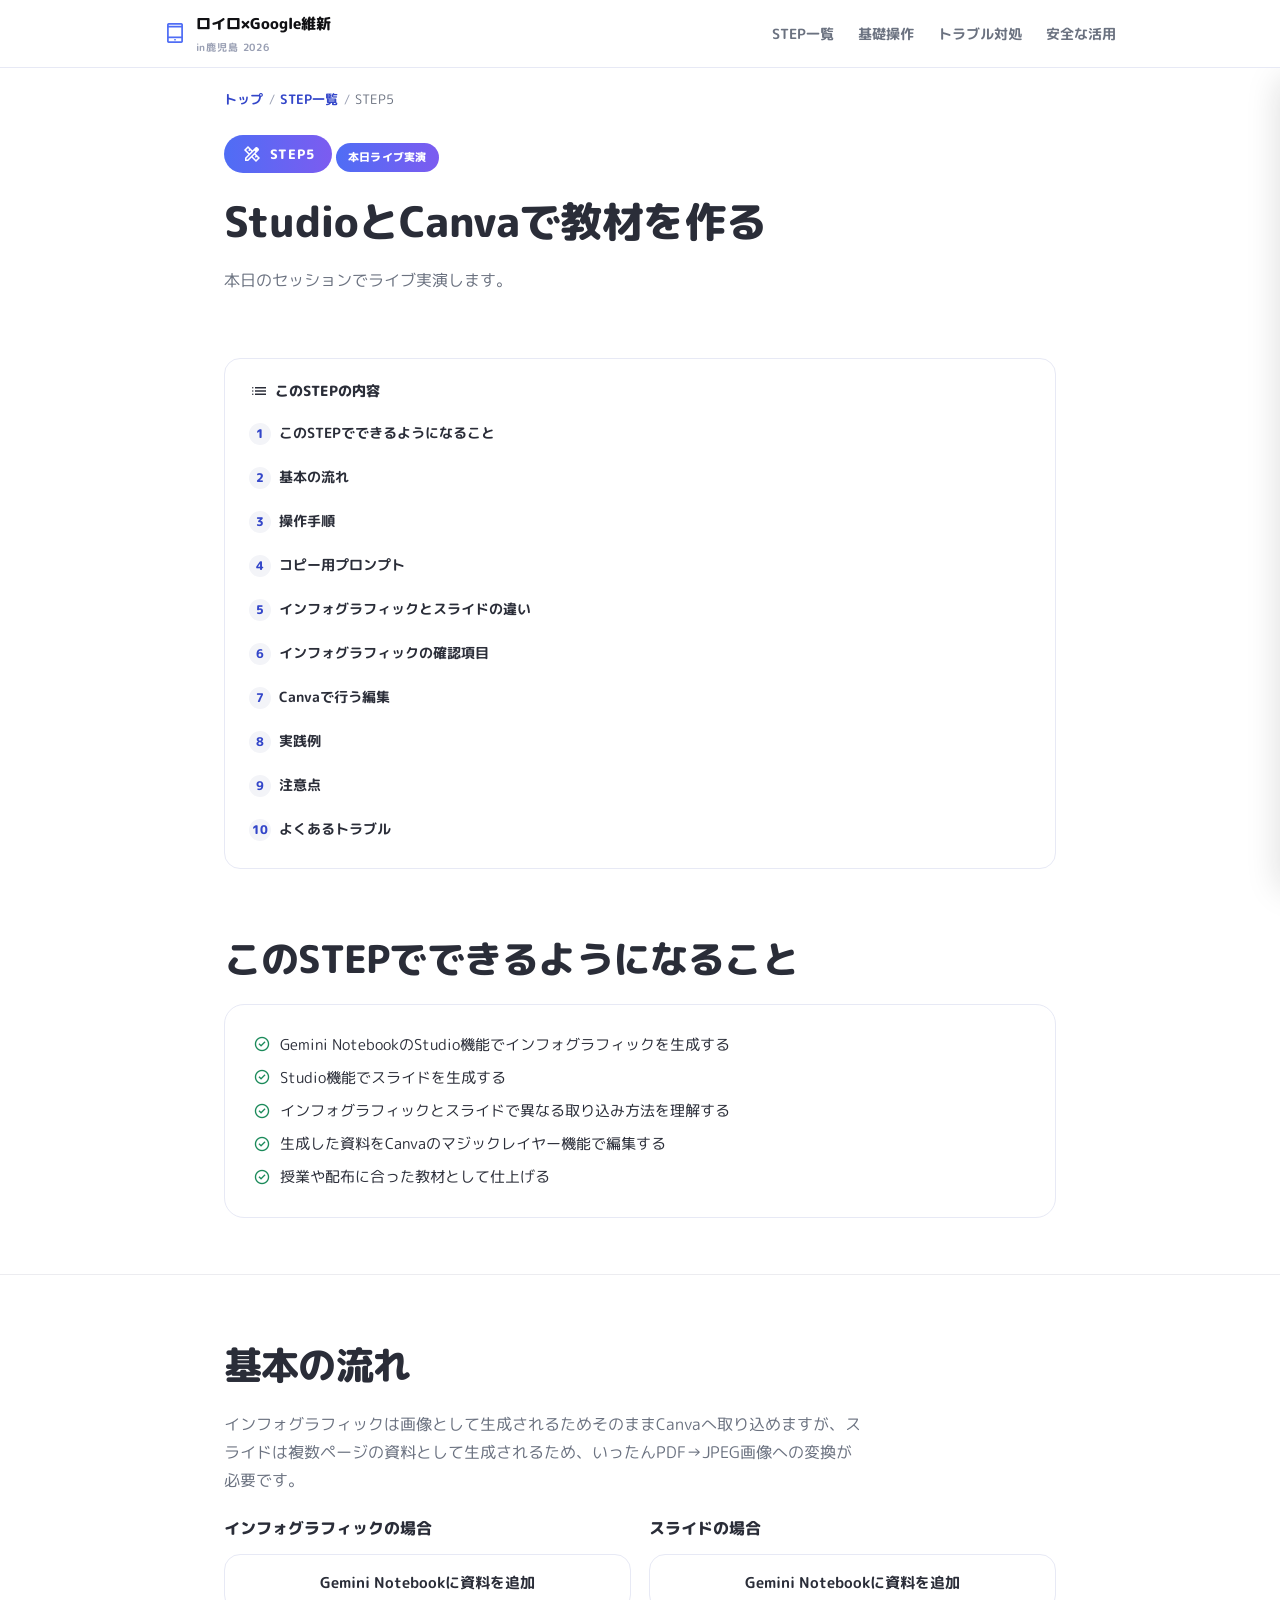
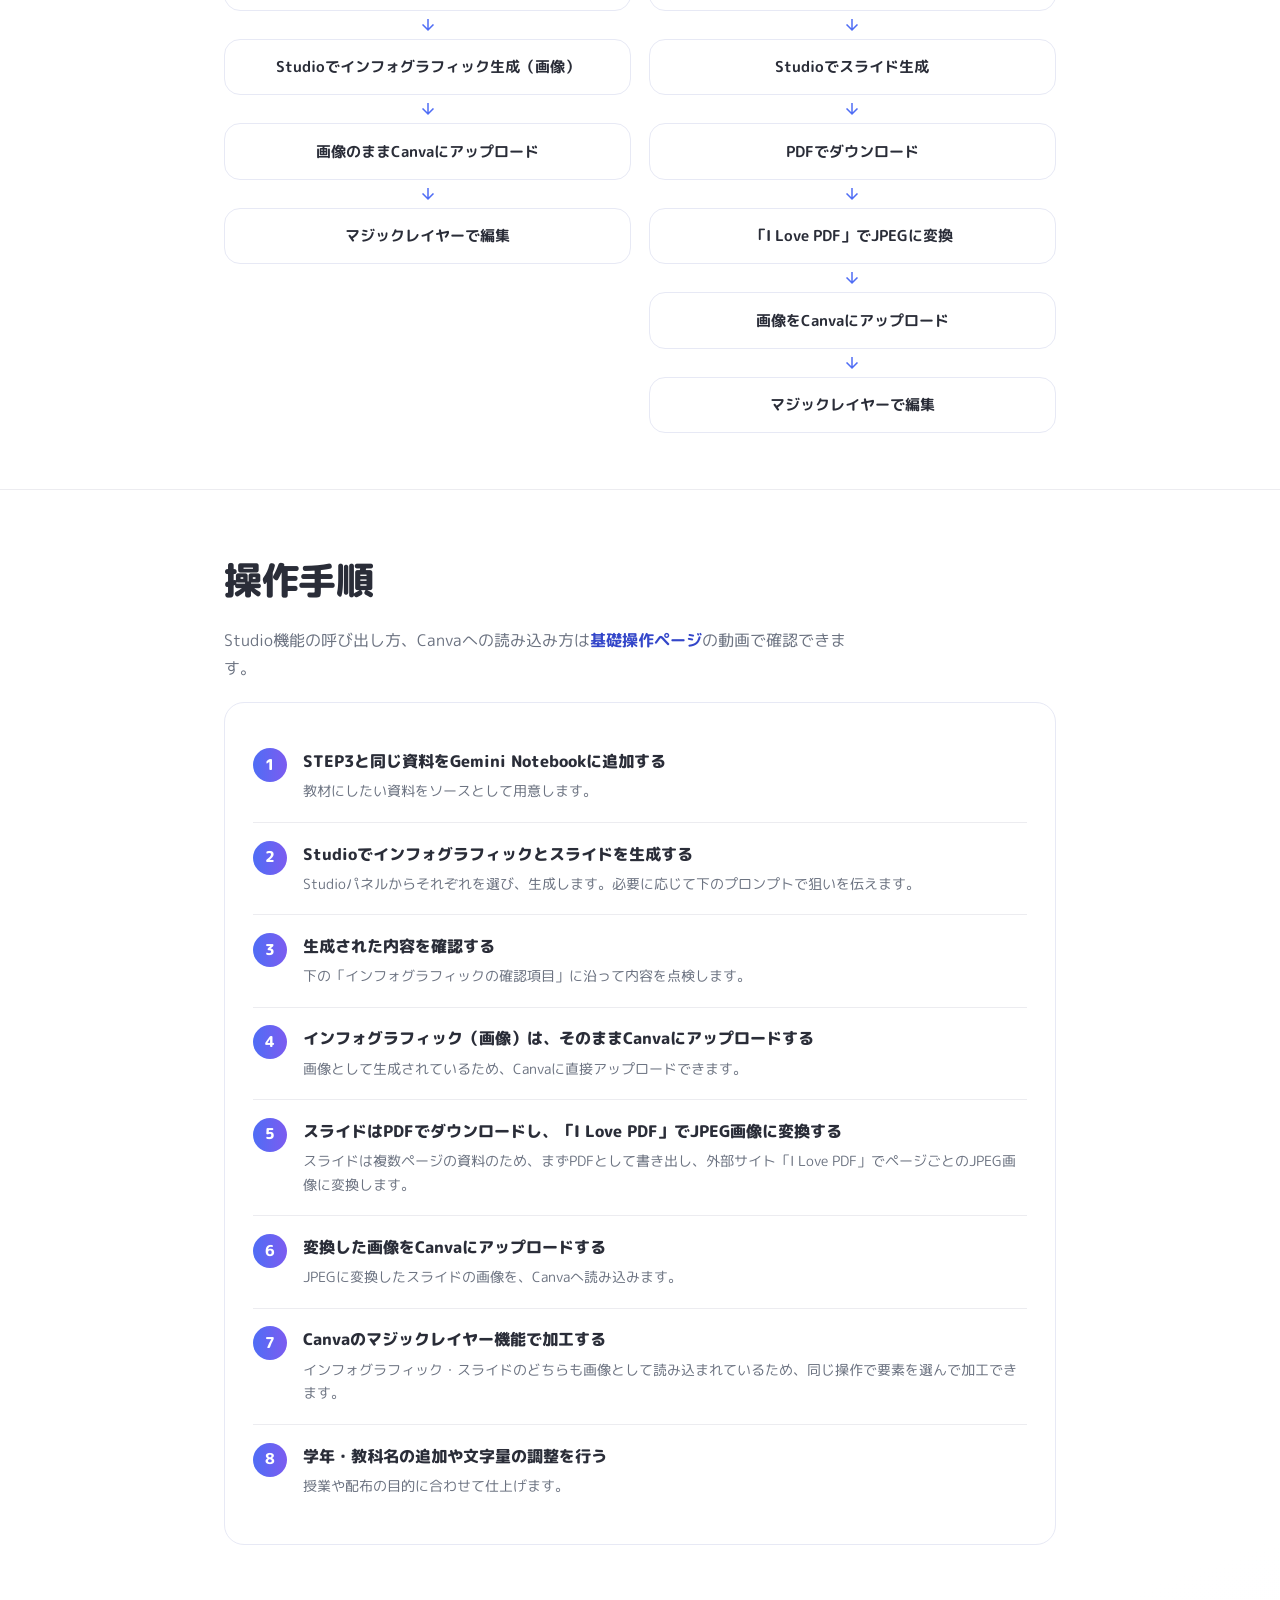
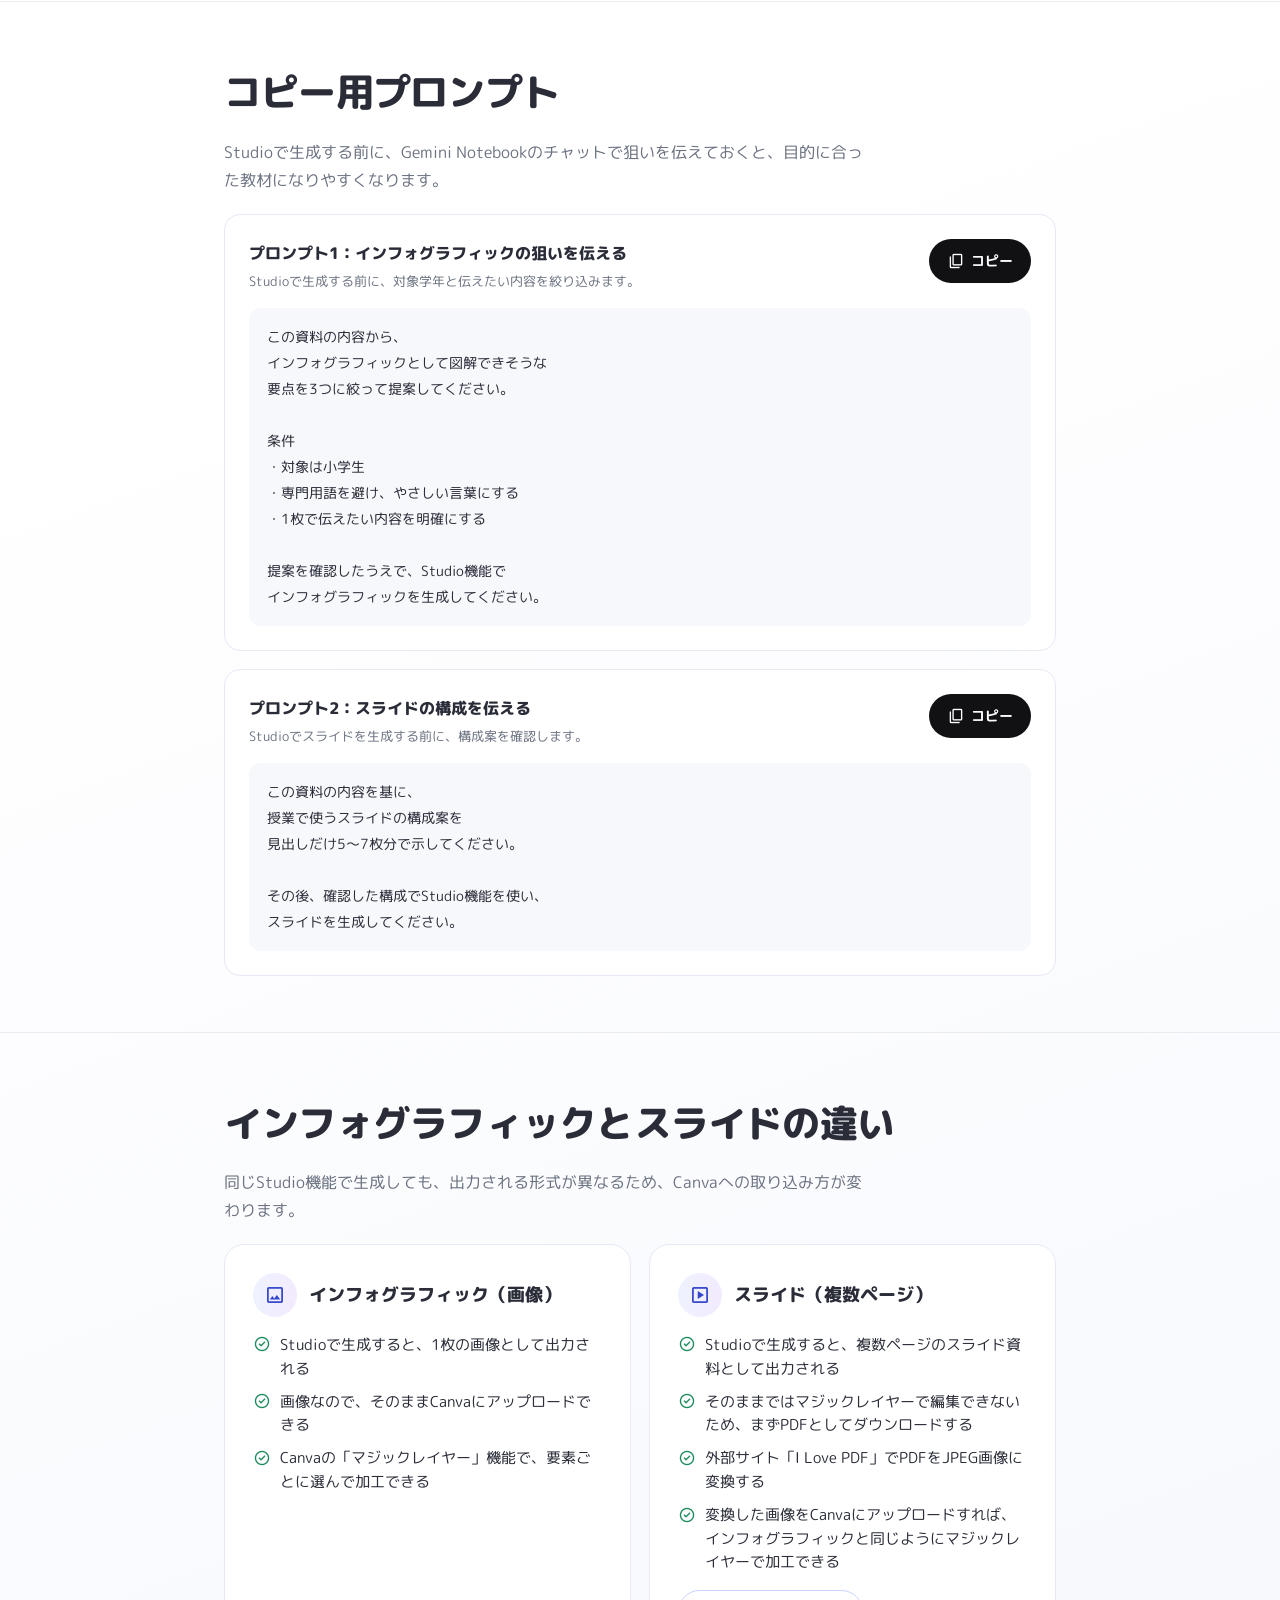
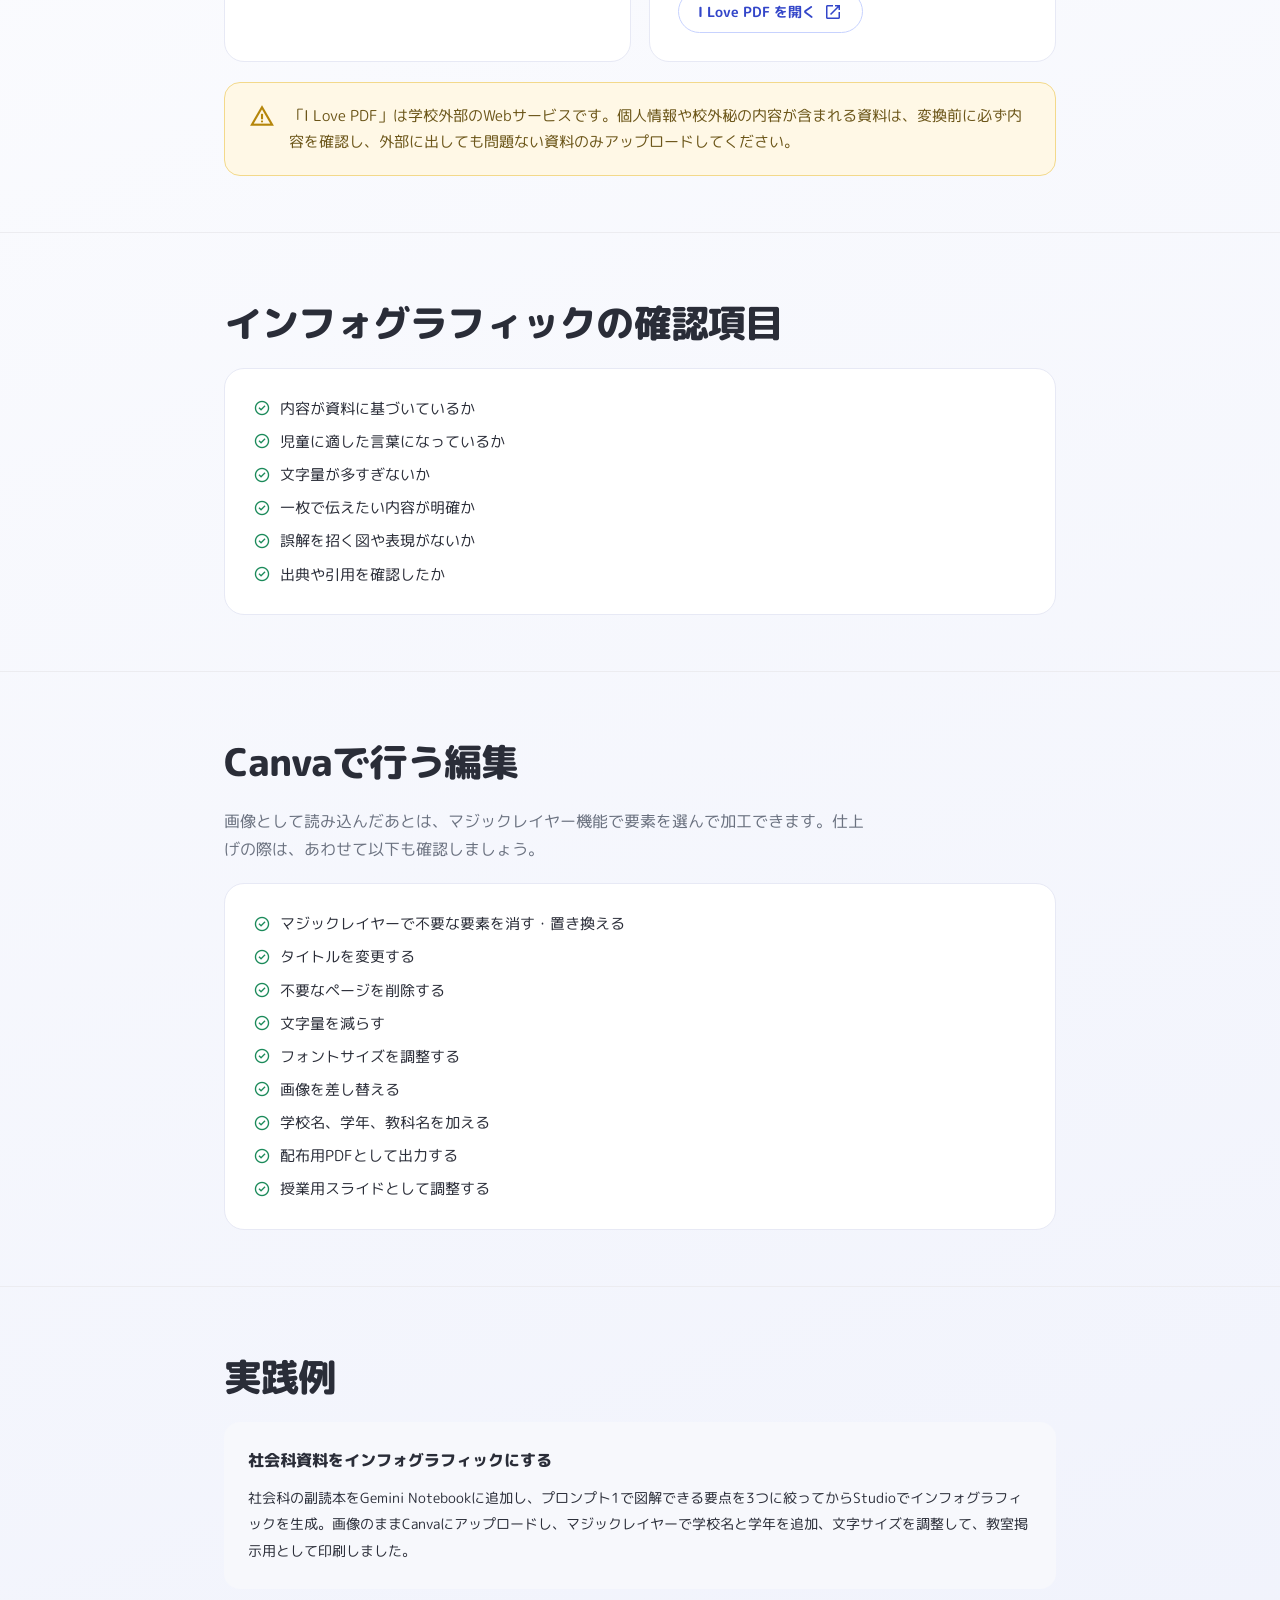
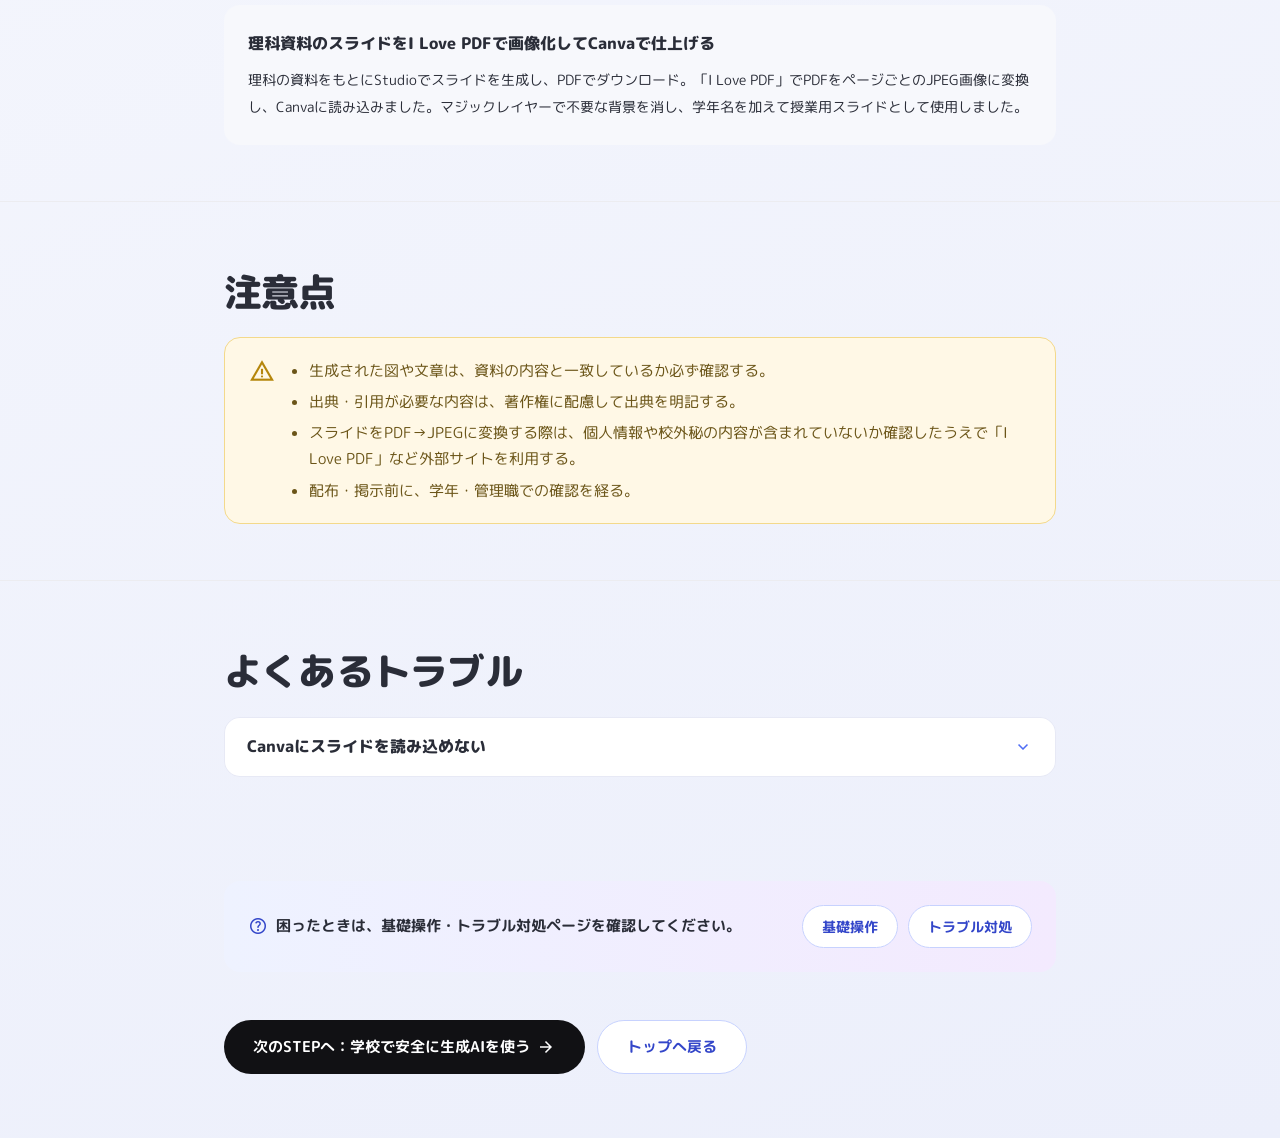
<file: courses/05-studio-canva.html>
<!DOCTYPE html>
<html lang="ja">
<head>
<meta charset="UTF-8">
<meta name="viewport" content="width=device-width, initial-scale=1.0, viewport-fit=cover">
<title>STEP5 StudioとCanvaで教材を作る | ロイロ×Google維新 in鹿児島 2026</title>
<link rel="preconnect" href="https://fonts.googleapis.com">
<link href="https://fonts.googleapis.com/css2?family=M+PLUS+Rounded+1c:wght@400;500;700;800&family=Material+Symbols+Outlined" rel="stylesheet">
<link rel="stylesheet" href="../assets/css/style.css">
</head>
<body>

  <!-- ===== オープニング演出（sessionStorageで1ページにつき1回だけ表示） ===== -->
  <div id="splash" class="splash-overlay" role="dialog" aria-label="オープニング">
    <p class="splash-text">STEP5<span class="splash-sub">StudioとCanvaで教材を作る</span></p>
  </div>

  <div id="copy-announcer" aria-live="polite" class="sr-only"></div>

  <header class="site-header">
    <div class="wrap">
      <a href="../index.html" class="site-logo">
        <span class="material-symbols-outlined" aria-hidden="true">tablet_mac</span>
        <span>ロイロ×Google維新<span class="sub">in鹿児島 2026</span></span>
      </a>
      <nav class="header-nav" aria-label="メインメニュー">
        <a href="../index.html#courses">STEP一覧</a>
        <a href="../guides/basic-operation.html">基礎操作</a>
        <a href="../guides/troubleshooting.html">トラブル対処</a>
        <a href="06-safety.html">安全な活用</a>
      </nav>
      <button type="button" id="menuBtn" class="menu-btn" aria-expanded="false" aria-controls="mobileNav" aria-label="メニューを開く">
        <span class="material-symbols-outlined" aria-hidden="true">menu</span>
      </button>
    </div>
  </header>

  <div id="navOverlay" class="nav-overlay"></div>
  <nav id="mobileNav" class="mobile-nav" aria-label="モバイルメニュー">
    <div style="display:flex;justify-content:flex-end;margin-bottom:1rem;">
      <button type="button" id="navCloseBtn" class="menu-btn" aria-label="メニューを閉じる">
        <span class="material-symbols-outlined" aria-hidden="true">close</span>
      </button>
    </div>
    <a href="../index.html"><span class="material-symbols-outlined" aria-hidden="true">home</span>トップ</a>
    <a href="../index.html#courses"><span class="material-symbols-outlined" aria-hidden="true">school</span>STEP一覧</a>
    <a href="../guides/basic-operation.html"><span class="material-symbols-outlined" aria-hidden="true">play_circle</span>基礎操作を確認する</a>
    <a href="../guides/troubleshooting.html"><span class="material-symbols-outlined" aria-hidden="true">build</span>トラブル対処</a>
  </nav>

  <div class="wrap">
    <p class="breadcrumb">
      <a href="../index.html">トップ</a><span class="sep">/</span>
      <a href="../index.html#courses">STEP一覧</a><span class="sep">/</span>
      <span>STEP5</span>
    </p>
  </div>

  <section class="course-hero">
    <div class="wrap">
      <span class="course-num-badge"><span class="material-symbols-outlined" aria-hidden="true">design_services</span>STEP5</span>
      <span class="step-mode-badge live">本日ライブ実演</span>
      <h1>StudioとCanvaで教材を作る</h1>
      <p class="section-lead" style="margin-top:1rem;">本日のセッションでライブ実演します。</p>
    </div>
  </section>

  <div class="wrap">
    <nav class="toc" aria-label="このSTEPの目次">
      <p class="toc-title"><span class="material-symbols-outlined" aria-hidden="true">list</span>このSTEPの内容</p>
      <ol>
        <li><a href="#goals">このSTEPでできるようになること</a></li>
        <li><a href="#flow">基本の流れ</a></li>
        <li><a href="#steps">操作手順</a></li>
        <li><a href="#prompts">コピー用プロンプト</a></li>
        <li><a href="#convert">インフォグラフィックとスライドの違い</a></li>
        <li><a href="#check">インフォグラフィックの確認項目</a></li>
        <li><a href="#canva">Canvaで行う編集</a></li>
        <li><a href="#example">実践例</a></li>
        <li><a href="#caution">注意点</a></li>
        <li><a href="#trouble">よくあるトラブル</a></li>
      </ol>
    </nav>
  </div>

  <section id="goals" class="block">
    <div class="wrap">
      <h2 class="section-title">このSTEPでできるようになること</h2>
      <div class="card">
        <ul class="goal-list">
          <li><span class="material-symbols-outlined" aria-hidden="true">check_circle</span>Gemini NotebookのStudio機能でインフォグラフィックを生成する</li>
          <li><span class="material-symbols-outlined" aria-hidden="true">check_circle</span>Studio機能でスライドを生成する</li>
          <li><span class="material-symbols-outlined" aria-hidden="true">check_circle</span>インフォグラフィックとスライドで異なる取り込み方法を理解する</li>
          <li><span class="material-symbols-outlined" aria-hidden="true">check_circle</span>生成した資料をCanvaのマジックレイヤー機能で編集する</li>
          <li><span class="material-symbols-outlined" aria-hidden="true">check_circle</span>授業や配布に合った教材として仕上げる</li>
        </ul>
      </div>
    </div>
  </section>

  <section id="flow" class="block">
    <div class="wrap">
      <h2 class="section-title">基本の流れ</h2>
      <p class="section-lead" style="margin-bottom:1.25rem;">インフォグラフィックは画像として生成されるためそのままCanvaへ取り込めますが、スライドは複数ページの資料として生成されるため、いったんPDF→JPEG画像への変換が必要です。</p>
      <div class="grid grid-2">
        <div>
          <h3 style="font-size:1rem;font-weight:800;margin-bottom:0.75rem;">インフォグラフィックの場合</h3>
          <div class="flow-diagram">
            <div class="flow-step">Gemini Notebookに資料を追加</div>
            <div class="flow-arrow"><span class="material-symbols-outlined" aria-hidden="true">arrow_downward</span></div>
            <div class="flow-step">Studioでインフォグラフィック生成（画像）</div>
            <div class="flow-arrow"><span class="material-symbols-outlined" aria-hidden="true">arrow_downward</span></div>
            <div class="flow-step">画像のままCanvaにアップロード</div>
            <div class="flow-arrow"><span class="material-symbols-outlined" aria-hidden="true">arrow_downward</span></div>
            <div class="flow-step">マジックレイヤーで編集</div>
          </div>
        </div>
        <div>
          <h3 style="font-size:1rem;font-weight:800;margin-bottom:0.75rem;">スライドの場合</h3>
          <div class="flow-diagram">
            <div class="flow-step">Gemini Notebookに資料を追加</div>
            <div class="flow-arrow"><span class="material-symbols-outlined" aria-hidden="true">arrow_downward</span></div>
            <div class="flow-step">Studioでスライド生成</div>
            <div class="flow-arrow"><span class="material-symbols-outlined" aria-hidden="true">arrow_downward</span></div>
            <div class="flow-step">PDFでダウンロード</div>
            <div class="flow-arrow"><span class="material-symbols-outlined" aria-hidden="true">arrow_downward</span></div>
            <div class="flow-step">「I Love PDF」でJPEGに変換</div>
            <div class="flow-arrow"><span class="material-symbols-outlined" aria-hidden="true">arrow_downward</span></div>
            <div class="flow-step">画像をCanvaにアップロード</div>
            <div class="flow-arrow"><span class="material-symbols-outlined" aria-hidden="true">arrow_downward</span></div>
            <div class="flow-step">マジックレイヤーで編集</div>
          </div>
        </div>
      </div>
    </div>
  </section>

  <section id="steps" class="block">
    <div class="wrap">
      <h2 class="section-title">操作手順</h2>
      <p class="section-lead" style="margin-bottom:1.25rem;">Studio機能の呼び出し方、Canvaへの読み込み方は<a href="../guides/basic-operation.html" style="color:var(--color-blue-deep);font-weight:700;">基礎操作ページ</a>の動画で確認できます。</p>
      <div class="card">
        <ol class="step-list">
          <li class="step-item">
            <div class="step-num">1</div>
            <div class="step-body"><h4>STEP3と同じ資料をGemini Notebookに追加する</h4><p>教材にしたい資料をソースとして用意します。</p></div>
          </li>
          <li class="step-item">
            <div class="step-num">2</div>
            <div class="step-body"><h4>Studioでインフォグラフィックとスライドを生成する</h4><p>Studioパネルからそれぞれを選び、生成します。必要に応じて下のプロンプトで狙いを伝えます。</p></div>
          </li>
          <li class="step-item">
            <div class="step-num">3</div>
            <div class="step-body"><h4>生成された内容を確認する</h4><p>下の「インフォグラフィックの確認項目」に沿って内容を点検します。</p></div>
          </li>
          <li class="step-item">
            <div class="step-num">4</div>
            <div class="step-body"><h4>インフォグラフィック（画像）は、そのままCanvaにアップロードする</h4><p>画像として生成されているため、Canvaに直接アップロードできます。</p></div>
          </li>
          <li class="step-item">
            <div class="step-num">5</div>
            <div class="step-body"><h4>スライドはPDFでダウンロードし、「I Love PDF」でJPEG画像に変換する</h4><p>スライドは複数ページの資料のため、まずPDFとして書き出し、外部サイト「I Love PDF」でページごとのJPEG画像に変換します。</p></div>
          </li>
          <li class="step-item">
            <div class="step-num">6</div>
            <div class="step-body"><h4>変換した画像をCanvaにアップロードする</h4><p>JPEGに変換したスライドの画像を、Canvaへ読み込みます。</p></div>
          </li>
          <li class="step-item">
            <div class="step-num">7</div>
            <div class="step-body"><h4>Canvaのマジックレイヤー機能で加工する</h4><p>インフォグラフィック・スライドのどちらも画像として読み込まれているため、同じ操作で要素を選んで加工できます。</p></div>
          </li>
          <li class="step-item">
            <div class="step-num">8</div>
            <div class="step-body"><h4>学年・教科名の追加や文字量の調整を行う</h4><p>授業や配布の目的に合わせて仕上げます。</p></div>
          </li>
        </ol>
      </div>
    </div>
  </section>

  <!-- コピー用プロンプト：ここから -->
  <section id="prompts" class="block">
    <div class="wrap">
      <h2 class="section-title">コピー用プロンプト</h2>
      <p class="section-lead" style="margin-bottom:1.25rem;">Studioで生成する前に、Gemini Notebookのチャットで狙いを伝えておくと、目的に合った教材になりやすくなります。</p>

      <div class="prompt-card">
        <div class="prompt-card-head">
          <div>
            <h4>プロンプト1：インフォグラフィックの狙いを伝える</h4>
            <p class="prompt-scene">Studioで生成する前に、対象学年と伝えたい内容を絞り込みます。</p>
          </div>
          <button type="button" class="copy-btn" data-copy-target="#prompt5-1">
            <span class="material-symbols-outlined" aria-hidden="true">content_copy</span>
            <span class="copy-label">コピー</span>
          </button>
        </div>
        <div class="prompt-body" id="prompt5-1">この資料の内容から、
インフォグラフィックとして図解できそうな
要点を3つに絞って提案してください。

条件
・対象は小学生
・専門用語を避け、やさしい言葉にする
・1枚で伝えたい内容を明確にする

提案を確認したうえで、Studio機能で
インフォグラフィックを生成してください。</div>
      </div>

      <div class="prompt-card">
        <div class="prompt-card-head">
          <div>
            <h4>プロンプト2：スライドの構成を伝える</h4>
            <p class="prompt-scene">Studioでスライドを生成する前に、構成案を確認します。</p>
          </div>
          <button type="button" class="copy-btn" data-copy-target="#prompt5-2">
            <span class="material-symbols-outlined" aria-hidden="true">content_copy</span>
            <span class="copy-label">コピー</span>
          </button>
        </div>
        <div class="prompt-body" id="prompt5-2">この資料の内容を基に、
授業で使うスライドの構成案を
見出しだけ5〜7枚分で示してください。

その後、確認した構成でStudio機能を使い、
スライドを生成してください。</div>
      </div>
    </div>
  </section>
  <!-- コピー用プロンプト：ここまで -->

  <section id="convert" class="block">
    <div class="wrap">
      <h2 class="section-title">インフォグラフィックとスライドの違い</h2>
      <p class="section-lead" style="margin-bottom:1.25rem;">同じStudio機能で生成しても、出力される形式が異なるため、Canvaへの取り込み方が変わります。</p>
      <div class="grid grid-2">
        <div class="card card-hover goal-card">
          <div class="goal-card-head">
            <span class="material-symbols-outlined" aria-hidden="true">image</span>
            <h3>インフォグラフィック（画像）</h3>
          </div>
          <ul class="goal-list">
            <li><span class="material-symbols-outlined" aria-hidden="true">check_circle</span>Studioで生成すると、1枚の画像として出力される</li>
            <li><span class="material-symbols-outlined" aria-hidden="true">check_circle</span>画像なので、そのままCanvaにアップロードできる</li>
            <li><span class="material-symbols-outlined" aria-hidden="true">check_circle</span>Canvaの「マジックレイヤー」機能で、要素ごとに選んで加工できる</li>
          </ul>
        </div>
        <div class="card card-hover goal-card">
          <div class="goal-card-head">
            <span class="material-symbols-outlined" aria-hidden="true">slideshow</span>
            <h3>スライド（複数ページ）</h3>
          </div>
          <ul class="goal-list">
            <li><span class="material-symbols-outlined" aria-hidden="true">check_circle</span>Studioで生成すると、複数ページのスライド資料として出力される</li>
            <li><span class="material-symbols-outlined" aria-hidden="true">check_circle</span>そのままではマジックレイヤーで編集できないため、まずPDFとしてダウンロードする</li>
            <li><span class="material-symbols-outlined" aria-hidden="true">check_circle</span>外部サイト「I Love PDF」でPDFをJPEG画像に変換する</li>
            <li><span class="material-symbols-outlined" aria-hidden="true">check_circle</span>変換した画像をCanvaにアップロードすれば、インフォグラフィックと同じようにマジックレイヤーで加工できる</li>
          </ul>
          <a href="https://www.ilovepdf.com/" target="_blank" rel="noopener" class="btn btn-outline btn-sm" style="margin-top:1rem;">I Love PDF を開く<span class="material-symbols-outlined" aria-hidden="true">open_in_new</span></a>
        </div>
      </div>
      <div class="caution-card" style="margin-top:1.25rem;">
        <span class="material-symbols-outlined" aria-hidden="true">warning</span>
        <p>「I Love PDF」は学校外部のWebサービスです。個人情報や校外秘の内容が含まれる資料は、変換前に必ず内容を確認し、外部に出しても問題ない資料のみアップロードしてください。</p>
      </div>
    </div>
  </section>

  <section id="check" class="block">
    <div class="wrap">
      <h2 class="section-title">インフォグラフィックの確認項目</h2>
      <div class="card">
        <ul class="goal-list">
          <li><span class="material-symbols-outlined" aria-hidden="true">check_circle</span>内容が資料に基づいているか</li>
          <li><span class="material-symbols-outlined" aria-hidden="true">check_circle</span>児童に適した言葉になっているか</li>
          <li><span class="material-symbols-outlined" aria-hidden="true">check_circle</span>文字量が多すぎないか</li>
          <li><span class="material-symbols-outlined" aria-hidden="true">check_circle</span>一枚で伝えたい内容が明確か</li>
          <li><span class="material-symbols-outlined" aria-hidden="true">check_circle</span>誤解を招く図や表現がないか</li>
          <li><span class="material-symbols-outlined" aria-hidden="true">check_circle</span>出典や引用を確認したか</li>
        </ul>
      </div>
    </div>
  </section>

  <section id="canva" class="block">
    <div class="wrap">
      <h2 class="section-title">Canvaで行う編集</h2>
      <p class="section-lead" style="margin-bottom:1.25rem;">画像として読み込んだあとは、マジックレイヤー機能で要素を選んで加工できます。仕上げの際は、あわせて以下も確認しましょう。</p>
      <div class="card">
        <ul class="goal-list" style="columns:1;">
          <li><span class="material-symbols-outlined" aria-hidden="true">check_circle</span>マジックレイヤーで不要な要素を消す・置き換える</li>
          <li><span class="material-symbols-outlined" aria-hidden="true">check_circle</span>タイトルを変更する</li>
          <li><span class="material-symbols-outlined" aria-hidden="true">check_circle</span>不要なページを削除する</li>
          <li><span class="material-symbols-outlined" aria-hidden="true">check_circle</span>文字量を減らす</li>
          <li><span class="material-symbols-outlined" aria-hidden="true">check_circle</span>フォントサイズを調整する</li>
          <li><span class="material-symbols-outlined" aria-hidden="true">check_circle</span>画像を差し替える</li>
          <li><span class="material-symbols-outlined" aria-hidden="true">check_circle</span>学校名、学年、教科名を加える</li>
          <li><span class="material-symbols-outlined" aria-hidden="true">check_circle</span>配布用PDFとして出力する</li>
          <li><span class="material-symbols-outlined" aria-hidden="true">check_circle</span>授業用スライドとして調整する</li>
        </ul>
      </div>
    </div>
  </section>

  <section id="example" class="block">
    <div class="wrap">
      <h2 class="section-title">実践例</h2>
      <div class="example-card">
        <h4>社会科資料をインフォグラフィックにする</h4>
        <p>社会科の副読本をGemini Notebookに追加し、プロンプト1で図解できる要点を3つに絞ってからStudioでインフォグラフィックを生成。画像のままCanvaにアップロードし、マジックレイヤーで学校名と学年を追加、文字サイズを調整して、教室掲示用として印刷しました。</p>
      </div>
      <div class="example-card" style="margin-top:1rem;">
        <h4>理科資料のスライドをI Love PDFで画像化してCanvaで仕上げる</h4>
        <p>理科の資料をもとにStudioでスライドを生成し、PDFでダウンロード。「I Love PDF」でPDFをページごとのJPEG画像に変換し、Canvaに読み込みました。マジックレイヤーで不要な背景を消し、学年名を加えて授業用スライドとして使用しました。</p>
      </div>
    </div>
  </section>

  <section id="caution" class="block">
    <div class="wrap">
      <h2 class="section-title">注意点</h2>
      <div class="caution-card">
        <span class="material-symbols-outlined" aria-hidden="true">warning</span>
        <ul>
          <li>生成された図や文章は、資料の内容と一致しているか必ず確認する。</li>
          <li>出典・引用が必要な内容は、著作権に配慮して出典を明記する。</li>
          <li>スライドをPDF→JPEGに変換する際は、個人情報や校外秘の内容が含まれていないか確認したうえで「I Love PDF」など外部サイトを利用する。</li>
          <li>配布・掲示前に、学年・管理職での確認を経る。</li>
        </ul>
      </div>
    </div>
  </section>

  <section id="trouble" class="block">
    <div class="wrap">
      <h2 class="section-title">よくあるトラブル</h2>
      <div class="accordion">
        <button type="button" class="accordion-trigger" aria-expanded="false" aria-controls="acc5-1">
          <span>Canvaにスライドを読み込めない</span>
          <span class="material-symbols-outlined" aria-hidden="true">expand_more</span>
        </button>
        <div class="accordion-panel" id="acc5-1">
          <p>PowerPointまたはPDFで出力してから読み込む、ファイルサイズを確認するなどをお試しください。詳しくは<a href="../guides/troubleshooting.html" style="color:var(--color-blue-deep);font-weight:700;">トラブル対処ページ</a>をご確認ください。</p>
        </div>
      </div>
    </div>
  </section>

  <div class="wrap">
    <div class="help-banner">
      <p><span class="material-symbols-outlined" aria-hidden="true">help</span>困ったときは、基礎操作・トラブル対処ページを確認してください。</p>
      <div style="display:flex;gap:0.6rem;flex-wrap:wrap;">
        <a href="../guides/basic-operation.html" class="btn btn-outline btn-sm">基礎操作</a>
        <a href="../guides/troubleshooting.html" class="btn btn-outline btn-sm">トラブル対処</a>
      </div>
    </div>

    <div class="page-nav">
      <a href="06-safety.html" class="btn btn-primary">次のSTEPへ：学校で安全に生成AIを使う<span class="material-symbols-outlined" aria-hidden="true">arrow_forward</span></a>
      <a href="../index.html" class="btn btn-outline">トップへ戻る</a>
    </div>
  </div>

  <button type="button" id="backToTop" class="back-to-top" aria-label="トップへ戻る">
    <span class="material-symbols-outlined" aria-hidden="true">arrow_upward</span>
  </button>

  <div id="toast" class="toast" role="status">
    <span class="material-symbols-outlined" aria-hidden="true">check_circle</span>
    <span class="toast-label">コピーしました</span>
  </div>

  <script src="../assets/js/main.js"></script>
</body>
</html>
</file>
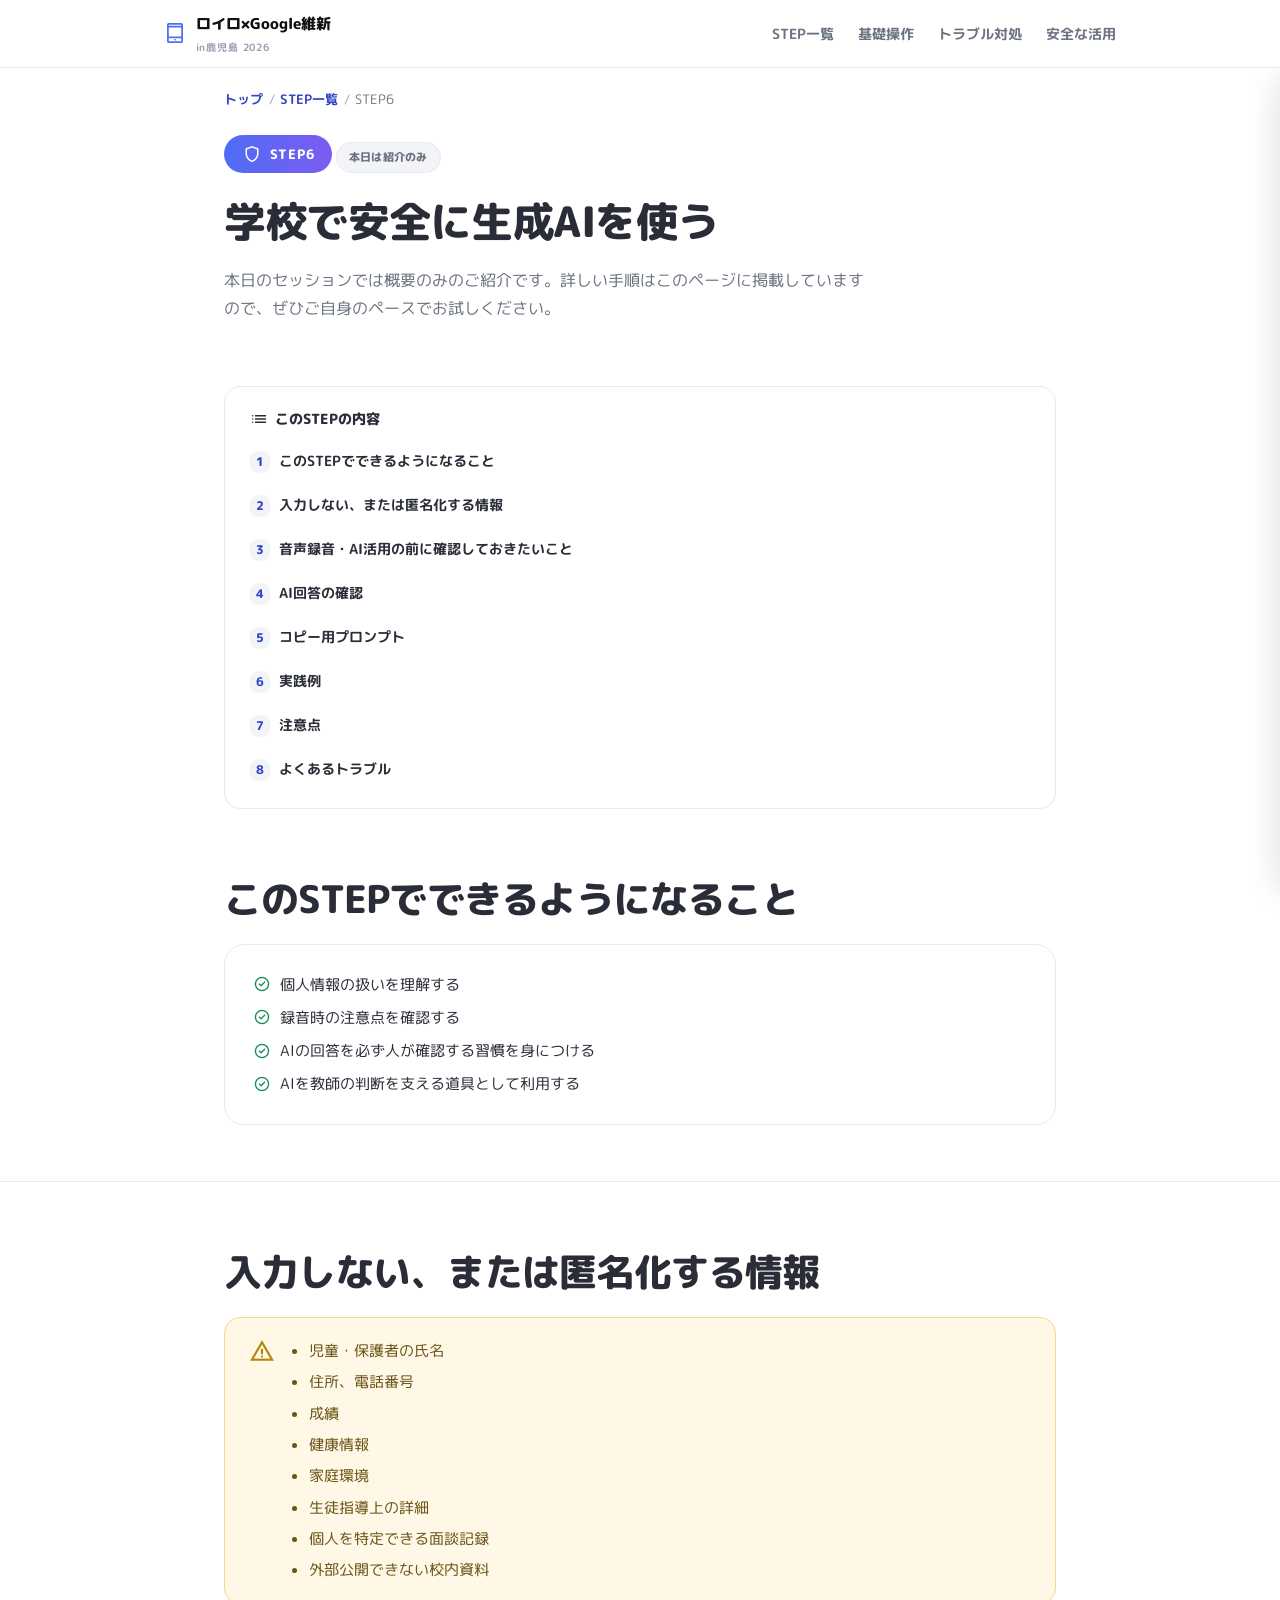
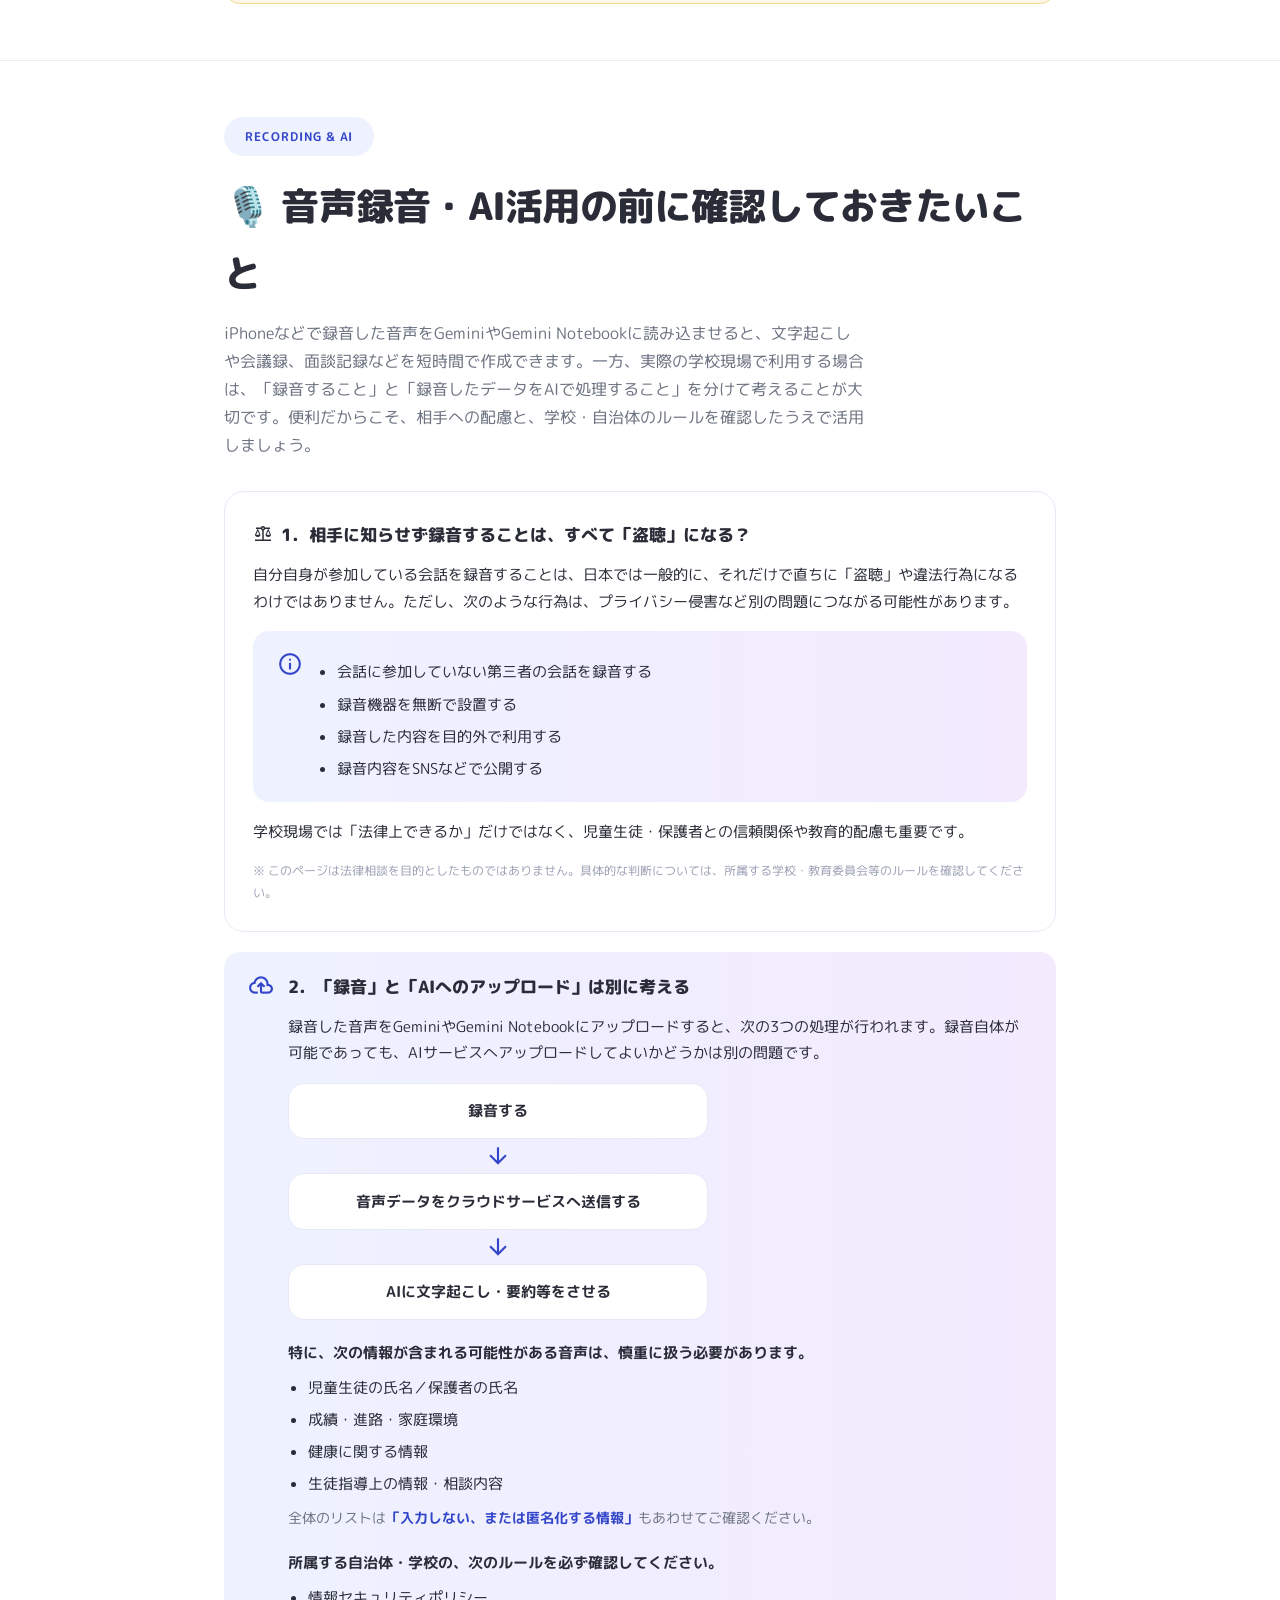
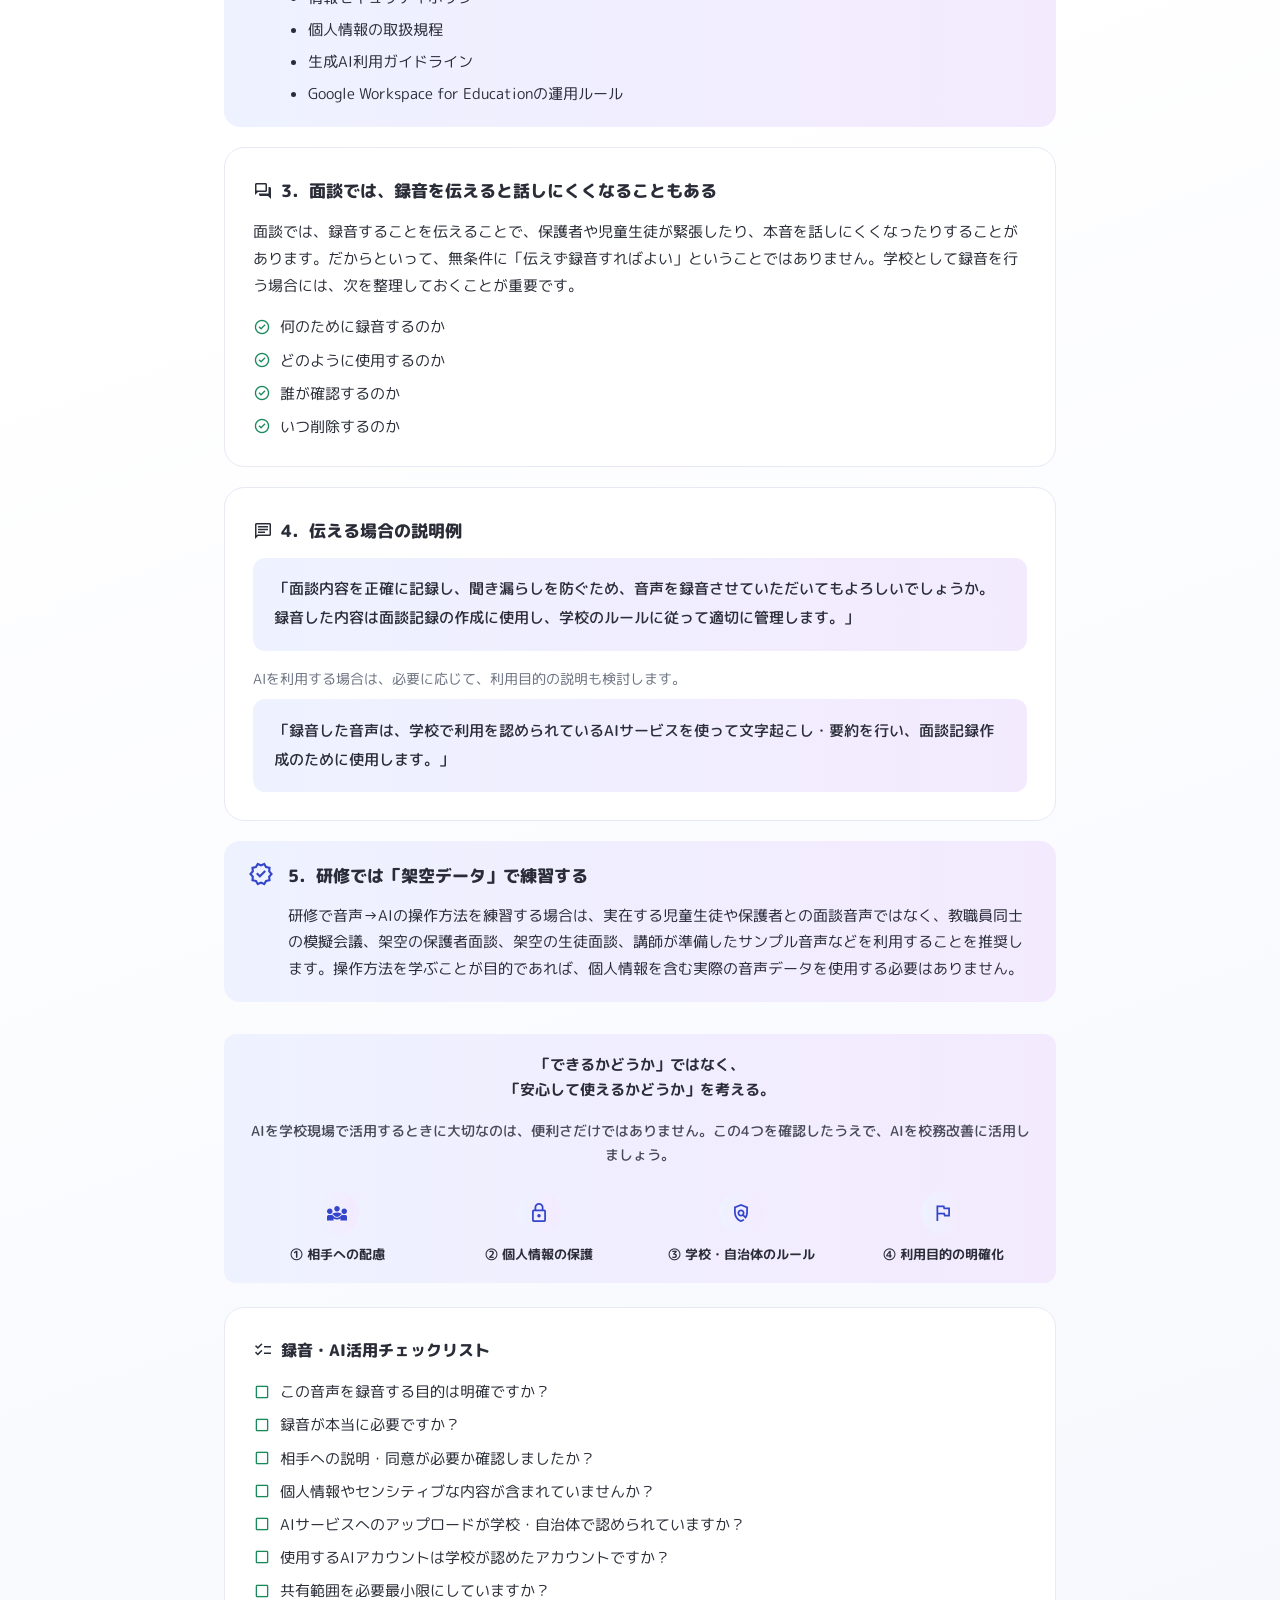
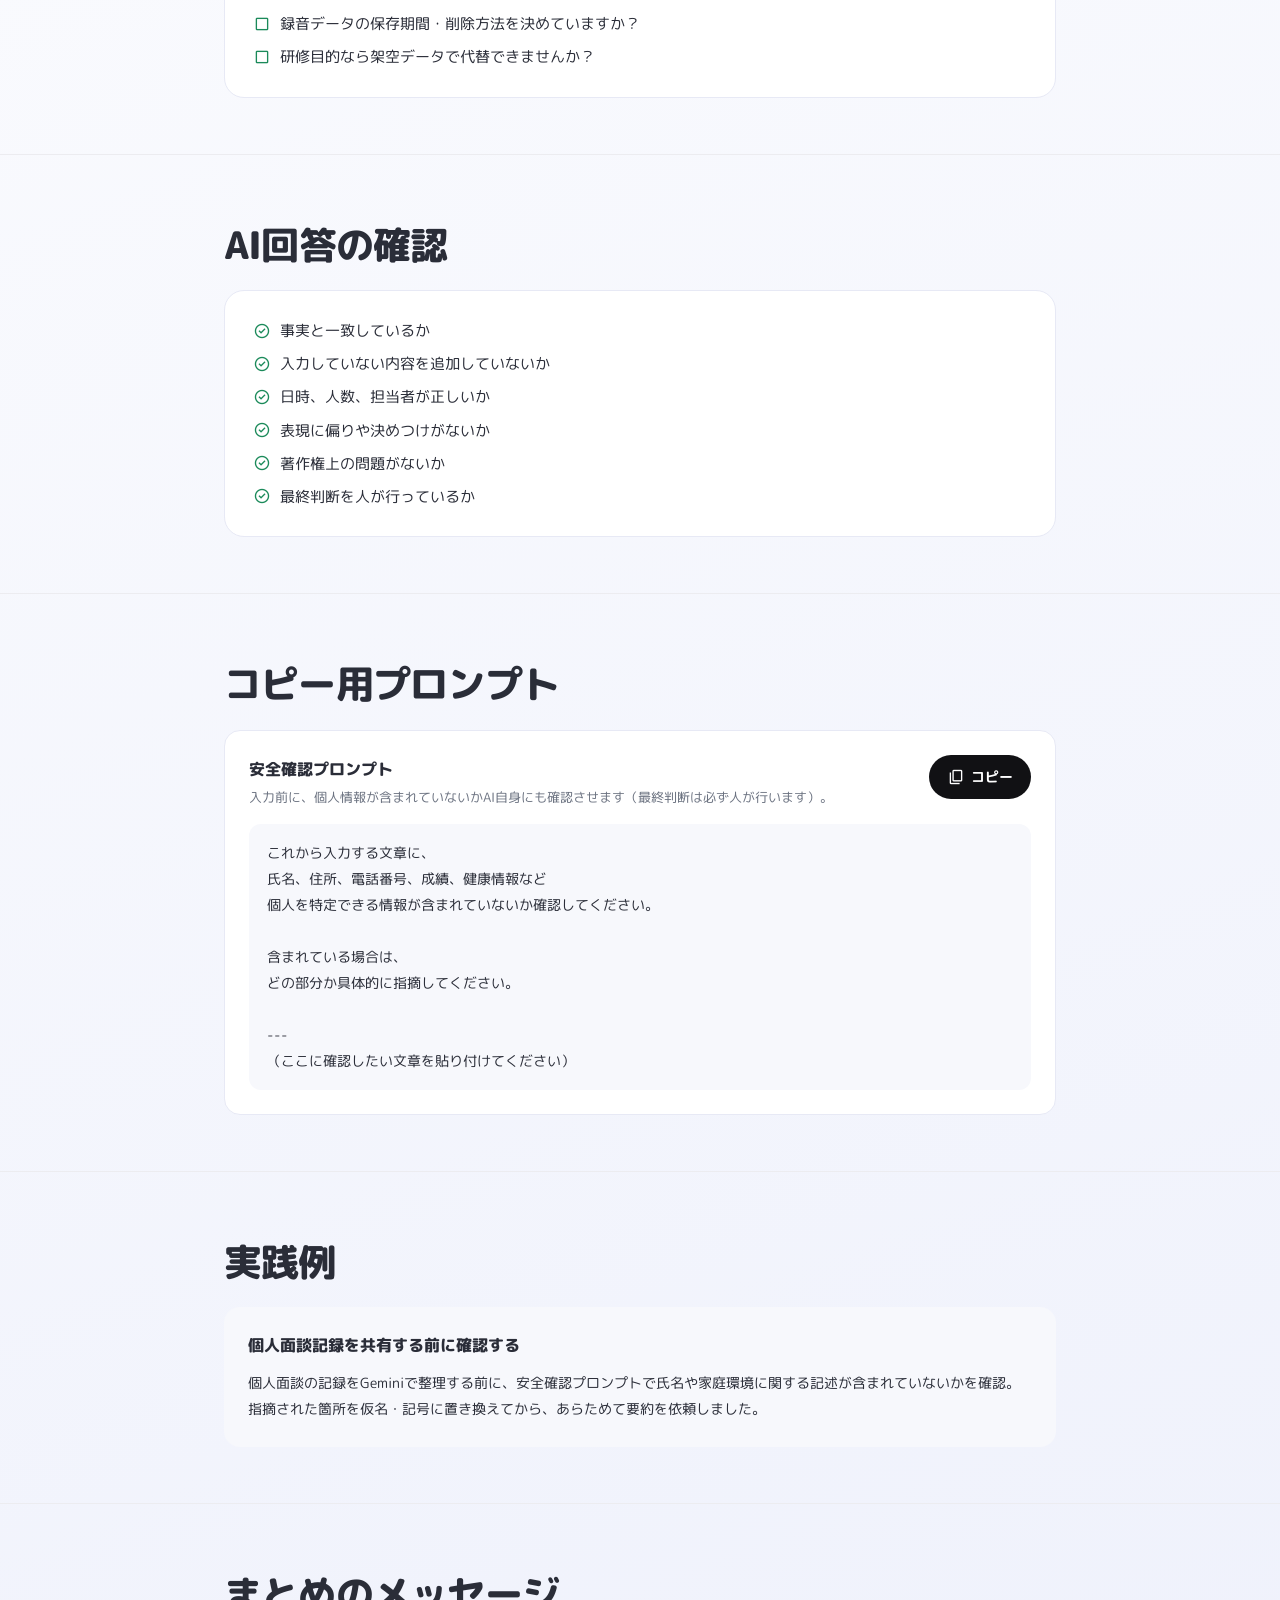
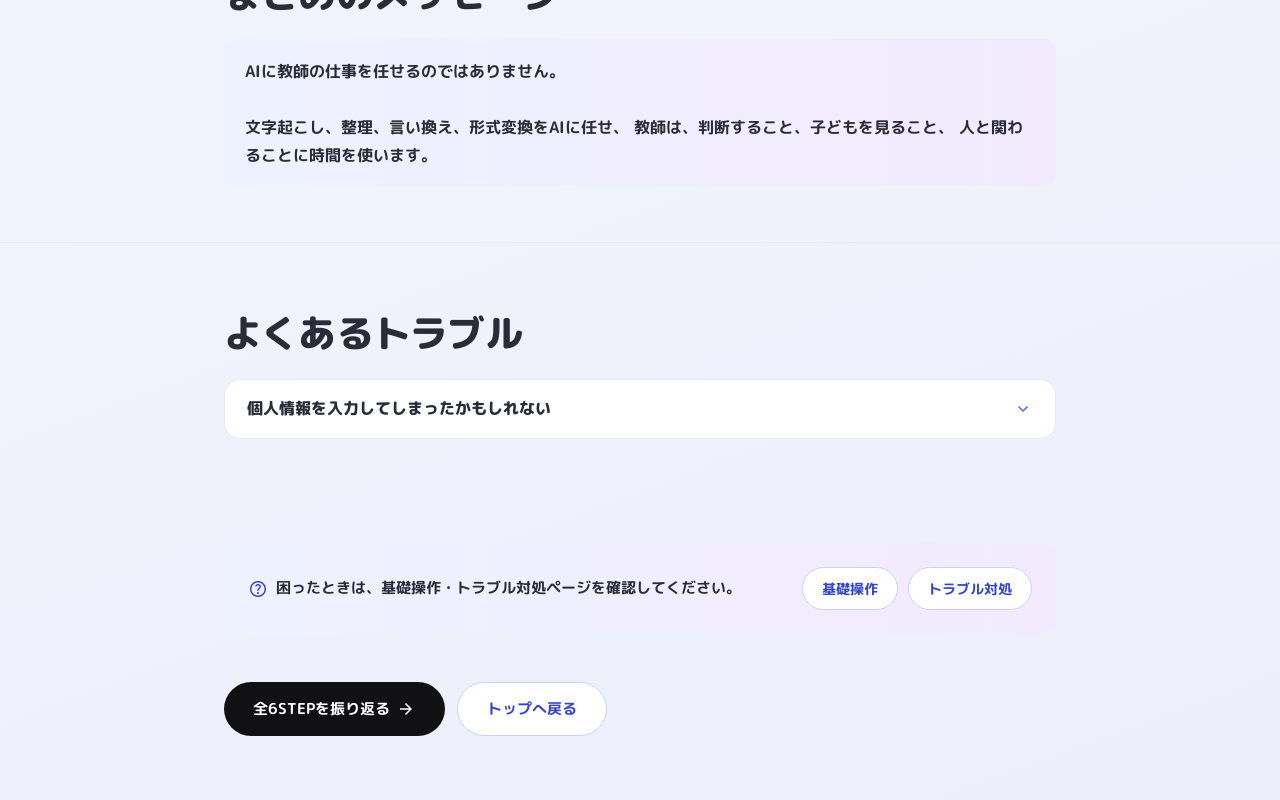
<file: courses/06-safety.html>
<!DOCTYPE html>
<html lang="ja">
<head>
<meta charset="UTF-8">
<meta name="viewport" content="width=device-width, initial-scale=1.0, viewport-fit=cover">
<title>STEP6 学校で安全に生成AIを使う | ロイロ×Google維新 in鹿児島 2026</title>
<link rel="preconnect" href="https://fonts.googleapis.com">
<link href="https://fonts.googleapis.com/css2?family=M+PLUS+Rounded+1c:wght@400;500;700;800&family=Material+Symbols+Outlined" rel="stylesheet">
<link rel="stylesheet" href="../assets/css/style.css">
</head>
<body>

  <!-- ===== オープニング演出（sessionStorageで1ページにつき1回だけ表示） ===== -->
  <div id="splash" class="splash-overlay" role="dialog" aria-label="オープニング">
    <p class="splash-text">STEP6<span class="splash-sub">学校で安全に生成AIを使う</span></p>
  </div>

  <div id="copy-announcer" aria-live="polite" class="sr-only"></div>

  <header class="site-header">
    <div class="wrap">
      <a href="../index.html" class="site-logo">
        <span class="material-symbols-outlined" aria-hidden="true">tablet_mac</span>
        <span>ロイロ×Google維新<span class="sub">in鹿児島 2026</span></span>
      </a>
      <nav class="header-nav" aria-label="メインメニュー">
        <a href="../index.html#courses">STEP一覧</a>
        <a href="../guides/basic-operation.html">基礎操作</a>
        <a href="../guides/troubleshooting.html">トラブル対処</a>
        <a href="06-safety.html">安全な活用</a>
      </nav>
      <button type="button" id="menuBtn" class="menu-btn" aria-expanded="false" aria-controls="mobileNav" aria-label="メニューを開く">
        <span class="material-symbols-outlined" aria-hidden="true">menu</span>
      </button>
    </div>
  </header>

  <div id="navOverlay" class="nav-overlay"></div>
  <nav id="mobileNav" class="mobile-nav" aria-label="モバイルメニュー">
    <div style="display:flex;justify-content:flex-end;margin-bottom:1rem;">
      <button type="button" id="navCloseBtn" class="menu-btn" aria-label="メニューを閉じる">
        <span class="material-symbols-outlined" aria-hidden="true">close</span>
      </button>
    </div>
    <a href="../index.html"><span class="material-symbols-outlined" aria-hidden="true">home</span>トップ</a>
    <a href="../index.html#courses"><span class="material-symbols-outlined" aria-hidden="true">school</span>STEP一覧</a>
    <a href="../guides/basic-operation.html"><span class="material-symbols-outlined" aria-hidden="true">play_circle</span>基礎操作を確認する</a>
    <a href="../guides/troubleshooting.html"><span class="material-symbols-outlined" aria-hidden="true">build</span>トラブル対処</a>
  </nav>

  <div class="wrap">
    <p class="breadcrumb">
      <a href="../index.html">トップ</a><span class="sep">/</span>
      <a href="../index.html#courses">STEP一覧</a><span class="sep">/</span>
      <span>STEP6</span>
    </p>
  </div>

  <section class="course-hero">
    <div class="wrap">
      <span class="course-num-badge"><span class="material-symbols-outlined" aria-hidden="true">shield</span>STEP6</span>
      <span class="step-mode-badge intro">本日は紹介のみ</span>
      <h1>学校で安全に生成AIを使う</h1>
      <p class="section-lead" style="margin-top:1rem;">本日のセッションでは概要のみのご紹介です。詳しい手順はこのページに掲載していますので、ぜひご自身のペースでお試しください。</p>
    </div>
  </section>

  <div class="wrap">
    <nav class="toc" aria-label="このSTEPの目次">
      <p class="toc-title"><span class="material-symbols-outlined" aria-hidden="true">list</span>このSTEPの内容</p>
      <ol>
        <li><a href="#goals">このSTEPでできるようになること</a></li>
        <li><a href="#input">入力しない、または匿名化する情報</a></li>
        <li><a href="#recording-ai-guide">音声録音・AI活用の前に確認しておきたいこと</a></li>
        <li><a href="#check">AI回答の確認</a></li>
        <li><a href="#prompts">コピー用プロンプト</a></li>
        <li><a href="#example">実践例</a></li>
        <li><a href="#caution">注意点</a></li>
        <li><a href="#trouble">よくあるトラブル</a></li>
      </ol>
    </nav>
  </div>

  <section id="goals" class="block">
    <div class="wrap">
      <h2 class="section-title">このSTEPでできるようになること</h2>
      <div class="card">
        <ul class="goal-list">
          <li><span class="material-symbols-outlined" aria-hidden="true">check_circle</span>個人情報の扱いを理解する</li>
          <li><span class="material-symbols-outlined" aria-hidden="true">check_circle</span>録音時の注意点を確認する</li>
          <li><span class="material-symbols-outlined" aria-hidden="true">check_circle</span>AIの回答を必ず人が確認する習慣を身につける</li>
          <li><span class="material-symbols-outlined" aria-hidden="true">check_circle</span>AIを教師の判断を支える道具として利用する</li>
        </ul>
      </div>
    </div>
  </section>

  <section id="input" class="block">
    <div class="wrap">
      <h2 class="section-title">入力しない、または匿名化する情報</h2>
      <div class="caution-card">
        <span class="material-symbols-outlined" aria-hidden="true">warning</span>
        <ul>
          <li>児童・保護者の氏名</li>
          <li>住所、電話番号</li>
          <li>成績</li>
          <li>健康情報</li>
          <li>家庭環境</li>
          <li>生徒指導上の詳細</li>
          <li>個人を特定できる面談記録</li>
          <li>外部公開できない校内資料</li>
        </ul>
      </div>
    </div>
  </section>

  <section id="recording-ai-guide" class="block">
    <div class="wrap">
      <div class="section-head">
        <p class="badge badge-solid">Recording &amp; AI</p>
        <h2 class="section-title">🎙️ 音声録音・AI活用の前に確認しておきたいこと</h2>
        <p class="section-lead">iPhoneなどで録音した音声をGeminiやGemini Notebookに読み込ませると、文字起こしや会議録、面談記録などを短時間で作成できます。一方、実際の学校現場で利用する場合は、「録音すること」と「録音したデータをAIで処理すること」を分けて考えることが大切です。便利だからこそ、相手への配慮と、学校・自治体のルールを確認したうえで活用しましょう。</p>
      </div>

      <!-- 1. 盗聴になる？ -->
      <div class="card" style="margin-bottom:1.25rem;">
        <h3 style="font-size:1.05rem;font-weight:800;margin-bottom:0.75rem;display:flex;align-items:center;gap:0.5rem;"><span class="material-symbols-outlined" aria-hidden="true">balance</span>1．相手に知らせず録音することは、すべて「盗聴」になる？</h3>
        <p style="font-size:0.92rem;line-height:1.85;margin-bottom:1rem;">自分自身が参加している会話を録音することは、日本では一般的に、それだけで直ちに「盗聴」や違法行為になるわけではありません。ただし、次のような行為は、プライバシー侵害など別の問題につながる可能性があります。</p>
        <div class="tip-card">
          <span class="material-symbols-outlined" aria-hidden="true">info</span>
          <ul>
            <li>会話に参加していない第三者の会話を録音する</li>
            <li>録音機器を無断で設置する</li>
            <li>録音した内容を目的外で利用する</li>
            <li>録音内容をSNSなどで公開する</li>
          </ul>
        </div>
        <p style="font-size:0.92rem;line-height:1.85;margin-top:1rem;">学校現場では「法律上できるか」だけではなく、児童生徒・保護者との信頼関係や教育的配慮も重要です。</p>
        <p class="footnote-note">※ このページは法律相談を目的としたものではありません。具体的な判断については、所属する学校・教育委員会等のルールを確認してください。</p>
      </div>

      <!-- 2. 録音とAIアップロードは別（最重要） -->
      <div class="tip-card" style="margin-bottom:1.25rem;align-items:flex-start;">
        <span class="material-symbols-outlined" aria-hidden="true">cloud_upload</span>
        <div>
          <h3 style="font-size:1.05rem;font-weight:800;margin-bottom:0.75rem;">2．「録音」と「AIへのアップロード」は別に考える</h3>
          <p style="margin-bottom:1rem;">録音した音声をGeminiやGemini Notebookにアップロードすると、次の3つの処理が行われます。録音自体が可能であっても、AIサービスへアップロードしてよいかどうかは別の問題です。</p>
          <div class="flow-diagram" style="max-width:420px;">
            <div class="flow-step">録音する</div>
            <div class="flow-arrow"><span class="material-symbols-outlined" aria-hidden="true">arrow_downward</span></div>
            <div class="flow-step">音声データをクラウドサービスへ送信する</div>
            <div class="flow-arrow"><span class="material-symbols-outlined" aria-hidden="true">arrow_downward</span></div>
            <div class="flow-step">AIに文字起こし・要約等をさせる</div>
          </div>
          <p style="margin:1.25rem 0 0.5rem;font-weight:700;">特に、次の情報が含まれる可能性がある音声は、慎重に扱う必要があります。</p>
          <ul>
            <li>児童生徒の氏名／保護者の氏名</li>
            <li>成績・進路・家庭環境</li>
            <li>健康に関する情報</li>
            <li>生徒指導上の情報・相談内容</li>
          </ul>
          <p style="font-size:0.85rem;color:var(--color-text-sub);margin-top:0.5rem;">全体のリストは<a href="#input" style="color:var(--color-blue-deep);font-weight:700;">「入力しない、または匿名化する情報」</a>もあわせてご確認ください。</p>
          <p style="margin:1.25rem 0 0.5rem;font-weight:700;">所属する自治体・学校の、次のルールを必ず確認してください。</p>
          <ul>
            <li>情報セキュリティポリシー</li>
            <li>個人情報の取扱規程</li>
            <li>生成AI利用ガイドライン</li>
            <li>Google Workspace for Educationの運用ルール</li>
          </ul>
        </div>
      </div>

      <!-- 3. 面談での配慮 -->
      <div class="card" style="margin-bottom:1.25rem;">
        <h3 style="font-size:1.05rem;font-weight:800;margin-bottom:0.75rem;display:flex;align-items:center;gap:0.5rem;"><span class="material-symbols-outlined" aria-hidden="true">forum</span>3．面談では、録音を伝えると話しにくくなることもある</h3>
        <p style="font-size:0.92rem;line-height:1.85;margin-bottom:1rem;">面談では、録音することを伝えることで、保護者や児童生徒が緊張したり、本音を話しにくくなったりすることがあります。だからといって、無条件に「伝えず録音すればよい」ということではありません。学校として録音を行う場合には、次を整理しておくことが重要です。</p>
        <ul class="goal-list" style="columns:1;">
          <li><span class="material-symbols-outlined" aria-hidden="true">check_circle</span>何のために録音するのか</li>
          <li><span class="material-symbols-outlined" aria-hidden="true">check_circle</span>どのように使用するのか</li>
          <li><span class="material-symbols-outlined" aria-hidden="true">check_circle</span>誰が確認するのか</li>
          <li><span class="material-symbols-outlined" aria-hidden="true">check_circle</span>いつ削除するのか</li>
        </ul>
      </div>

      <!-- 4. 説明例 -->
      <div class="card" style="margin-bottom:1.25rem;">
        <h3 style="font-size:1.05rem;font-weight:800;margin-bottom:0.75rem;display:flex;align-items:center;gap:0.5rem;"><span class="material-symbols-outlined" aria-hidden="true">chat</span>4．伝える場合の説明例</h3>
        <div class="quote-box" style="font-size:0.95rem;font-weight:500;line-height:1.9;">
          「面談内容を正確に記録し、聞き漏らしを防ぐため、音声を録音させていただいてもよろしいでしょうか。録音した内容は面談記録の作成に使用し、学校のルールに従って適切に管理します。」
        </div>
        <p style="font-size:0.88rem;color:var(--color-text-sub);margin:1rem 0 0.5rem;">AIを利用する場合は、必要に応じて、利用目的の説明も検討します。</p>
        <div class="quote-box" style="font-size:0.95rem;font-weight:500;line-height:1.9;">
          「録音した音声は、学校で利用を認められているAIサービスを使って文字起こし・要約を行い、面談記録作成のために使用します。」
        </div>
      </div>

      <!-- 5. 研修は架空データで（安心・推奨トーン） -->
      <div class="tip-card">
        <span class="material-symbols-outlined" aria-hidden="true">verified</span>
        <div>
          <h3 style="font-size:1.05rem;font-weight:800;margin-bottom:0.75rem;">5．研修では「架空データ」で練習する</h3>
          <p>研修で音声→AIの操作方法を練習する場合は、実在する児童生徒や保護者との面談音声ではなく、教職員同士の模擬会議、架空の保護者面談、架空の生徒面談、講師が準備したサンプル音声などを利用することを推奨します。操作方法を学ぶことが目的であれば、個人情報を含む実際の音声データを使用する必要はありません。</p>
        </div>
      </div>

      <!-- このセクションのまとめ -->
      <div class="quote-box" style="margin-top:2rem;text-align:center;">
        「できるかどうか」ではなく、<br>「安心して使えるかどうか」を考える。
        <p style="font-size:0.85rem;font-weight:500;margin-top:1rem;opacity:0.85;">AIを学校現場で活用するときに大切なのは、便利さだけではありません。この4つを確認したうえで、AIを校務改善に活用しましょう。</p>
        <div class="grid grid-4" style="margin-top:1.5rem;text-align:center;">
          <div>
            <div class="goal-card-head" style="justify-content:center;margin-bottom:0.5rem;"><span class="material-symbols-outlined" aria-hidden="true">diversity_3</span></div>
            <p style="font-weight:700;font-size:0.82rem;">① 相手への配慮</p>
          </div>
          <div>
            <div class="goal-card-head" style="justify-content:center;margin-bottom:0.5rem;"><span class="material-symbols-outlined" aria-hidden="true">lock</span></div>
            <p style="font-weight:700;font-size:0.82rem;">② 個人情報の保護</p>
          </div>
          <div>
            <div class="goal-card-head" style="justify-content:center;margin-bottom:0.5rem;"><span class="material-symbols-outlined" aria-hidden="true">policy</span></div>
            <p style="font-weight:700;font-size:0.82rem;">③ 学校・自治体のルール</p>
          </div>
          <div>
            <div class="goal-card-head" style="justify-content:center;margin-bottom:0.5rem;"><span class="material-symbols-outlined" aria-hidden="true">flag</span></div>
            <p style="font-weight:700;font-size:0.82rem;">④ 利用目的の明確化</p>
          </div>
        </div>
      </div>

      <!-- チェックリスト -->
      <div class="card" style="margin-top:1.5rem;">
        <h3 style="font-size:1rem;font-weight:800;margin-bottom:1rem;display:flex;align-items:center;gap:0.5rem;"><span class="material-symbols-outlined" aria-hidden="true">checklist</span>録音・AI活用チェックリスト</h3>
        <ul class="goal-list" style="columns:1;">
          <li><span class="material-symbols-outlined" aria-hidden="true">check_box_outline_blank</span>この音声を録音する目的は明確ですか？</li>
          <li><span class="material-symbols-outlined" aria-hidden="true">check_box_outline_blank</span>録音が本当に必要ですか？</li>
          <li><span class="material-symbols-outlined" aria-hidden="true">check_box_outline_blank</span>相手への説明・同意が必要か確認しましたか？</li>
          <li><span class="material-symbols-outlined" aria-hidden="true">check_box_outline_blank</span>個人情報やセンシティブな内容が含まれていませんか？</li>
          <li><span class="material-symbols-outlined" aria-hidden="true">check_box_outline_blank</span>AIサービスへのアップロードが学校・自治体で認められていますか？</li>
          <li><span class="material-symbols-outlined" aria-hidden="true">check_box_outline_blank</span>使用するAIアカウントは学校が認めたアカウントですか？</li>
          <li><span class="material-symbols-outlined" aria-hidden="true">check_box_outline_blank</span>共有範囲を必要最小限にしていますか？</li>
          <li><span class="material-symbols-outlined" aria-hidden="true">check_box_outline_blank</span>録音データの保存期間・削除方法を決めていますか？</li>
          <li><span class="material-symbols-outlined" aria-hidden="true">check_box_outline_blank</span>研修目的なら架空データで代替できませんか？</li>
        </ul>
      </div>

    </div>
  </section>

  <section id="check" class="block">
    <div class="wrap">
      <h2 class="section-title">AI回答の確認</h2>
      <div class="card">
        <ul class="goal-list" style="columns:1;">
          <li><span class="material-symbols-outlined" aria-hidden="true">check_circle</span>事実と一致しているか</li>
          <li><span class="material-symbols-outlined" aria-hidden="true">check_circle</span>入力していない内容を追加していないか</li>
          <li><span class="material-symbols-outlined" aria-hidden="true">check_circle</span>日時、人数、担当者が正しいか</li>
          <li><span class="material-symbols-outlined" aria-hidden="true">check_circle</span>表現に偏りや決めつけがないか</li>
          <li><span class="material-symbols-outlined" aria-hidden="true">check_circle</span>著作権上の問題がないか</li>
          <li><span class="material-symbols-outlined" aria-hidden="true">check_circle</span>最終判断を人が行っているか</li>
        </ul>
      </div>
    </div>
  </section>

  <!-- コピー用プロンプト：ここから -->
  <section id="prompts" class="block">
    <div class="wrap">
      <h2 class="section-title">コピー用プロンプト</h2>

      <div class="prompt-card">
        <div class="prompt-card-head">
          <div>
            <h4>安全確認プロンプト</h4>
            <p class="prompt-scene">入力前に、個人情報が含まれていないかAI自身にも確認させます（最終判断は必ず人が行います）。</p>
          </div>
          <button type="button" class="copy-btn" data-copy-target="#prompt6-1">
            <span class="material-symbols-outlined" aria-hidden="true">content_copy</span>
            <span class="copy-label">コピー</span>
          </button>
        </div>
        <div class="prompt-body" id="prompt6-1">これから入力する文章に、
氏名、住所、電話番号、成績、健康情報など
個人を特定できる情報が含まれていないか確認してください。

含まれている場合は、
どの部分か具体的に指摘してください。

---
（ここに確認したい文章を貼り付けてください）</div>
      </div>
    </div>
  </section>
  <!-- コピー用プロンプト：ここまで -->

  <section id="example" class="block">
    <div class="wrap">
      <h2 class="section-title">実践例</h2>
      <div class="example-card">
        <h4>個人面談記録を共有する前に確認する</h4>
        <p>個人面談の記録をGeminiで整理する前に、安全確認プロンプトで氏名や家庭環境に関する記述が含まれていないかを確認。指摘された箇所を仮名・記号に置き換えてから、あらためて要約を依頼しました。</p>
      </div>
    </div>
  </section>

  <section id="caution" class="block">
    <div class="wrap">
      <h2 class="section-title">まとめのメッセージ</h2>
      <div class="quote-box" style="font-size:1rem;">
        AIに教師の仕事を任せるのではありません。<br><br>
        文字起こし、整理、言い換え、形式変換をAIに任せ、
        教師は、判断すること、子どもを見ること、
        人と関わることに時間を使います。
      </div>
    </div>
  </section>

  <section id="trouble" class="block">
    <div class="wrap">
      <h2 class="section-title">よくあるトラブル</h2>
      <div class="accordion">
        <button type="button" class="accordion-trigger" aria-expanded="false" aria-controls="acc6-1">
          <span>個人情報を入力してしまったかもしれない</span>
          <span class="material-symbols-outlined" aria-hidden="true">expand_more</span>
        </button>
        <div class="accordion-panel" id="acc6-1">
          <p>速やかに学校・自治体の情報管理担当者に相談してください。該当のチャット履歴の削除など、自治体のルールに従って対応します。詳しくは<a href="../guides/troubleshooting.html" style="color:var(--color-blue-deep);font-weight:700;">トラブル対処ページ</a>もご確認ください。</p>
        </div>
      </div>
    </div>
  </section>

  <div class="wrap">
    <div class="help-banner">
      <p><span class="material-symbols-outlined" aria-hidden="true">help</span>困ったときは、基礎操作・トラブル対処ページを確認してください。</p>
      <div style="display:flex;gap:0.6rem;flex-wrap:wrap;">
        <a href="../guides/basic-operation.html" class="btn btn-outline btn-sm">基礎操作</a>
        <a href="../guides/troubleshooting.html" class="btn btn-outline btn-sm">トラブル対処</a>
      </div>
    </div>

    <div class="page-nav">
      <a href="../index.html#courses" class="btn btn-primary">全6STEPを振り返る<span class="material-symbols-outlined" aria-hidden="true">arrow_forward</span></a>
      <a href="../index.html" class="btn btn-outline">トップへ戻る</a>
    </div>
  </div>

  <button type="button" id="backToTop" class="back-to-top" aria-label="トップへ戻る">
    <span class="material-symbols-outlined" aria-hidden="true">arrow_upward</span>
  </button>

  <div id="toast" class="toast" role="status">
    <span class="material-symbols-outlined" aria-hidden="true">check_circle</span>
    <span class="toast-label">コピーしました</span>
  </div>

  <script src="../assets/js/main.js"></script>
</body>
</html>
</file>
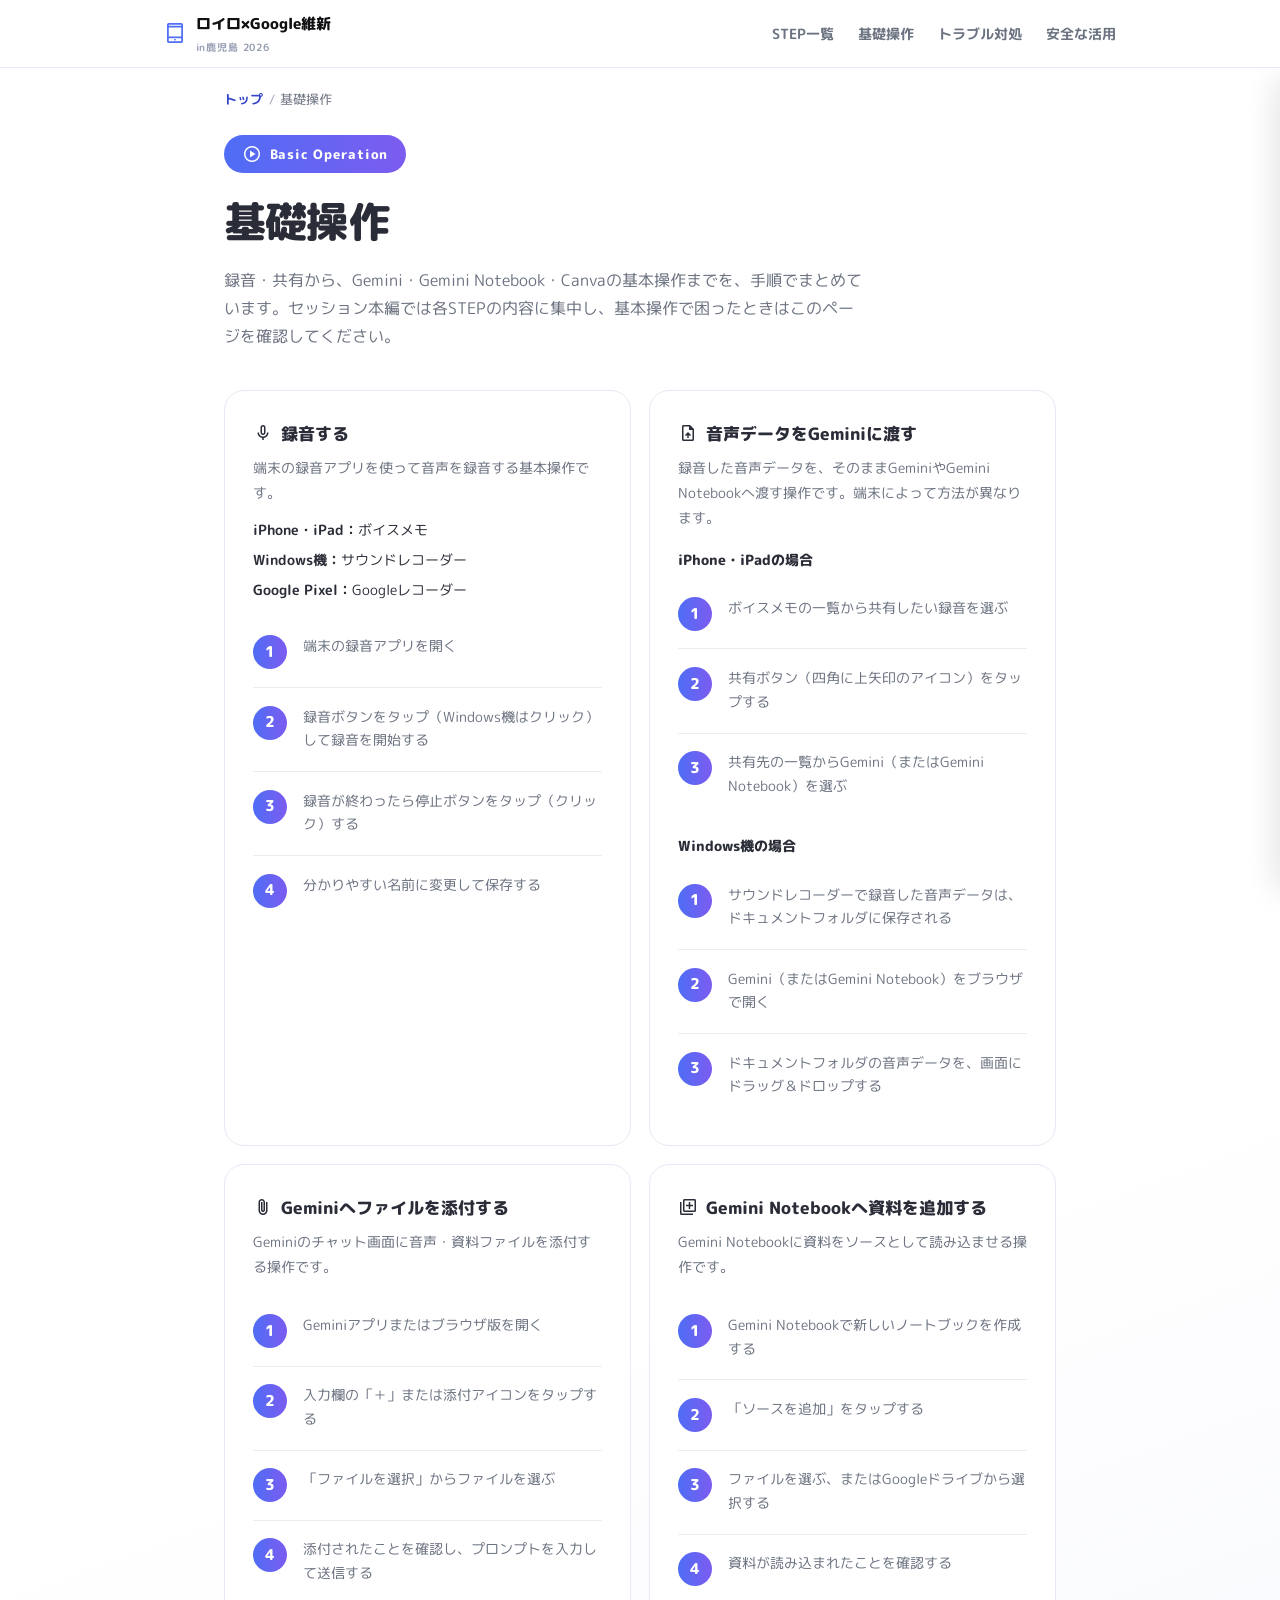
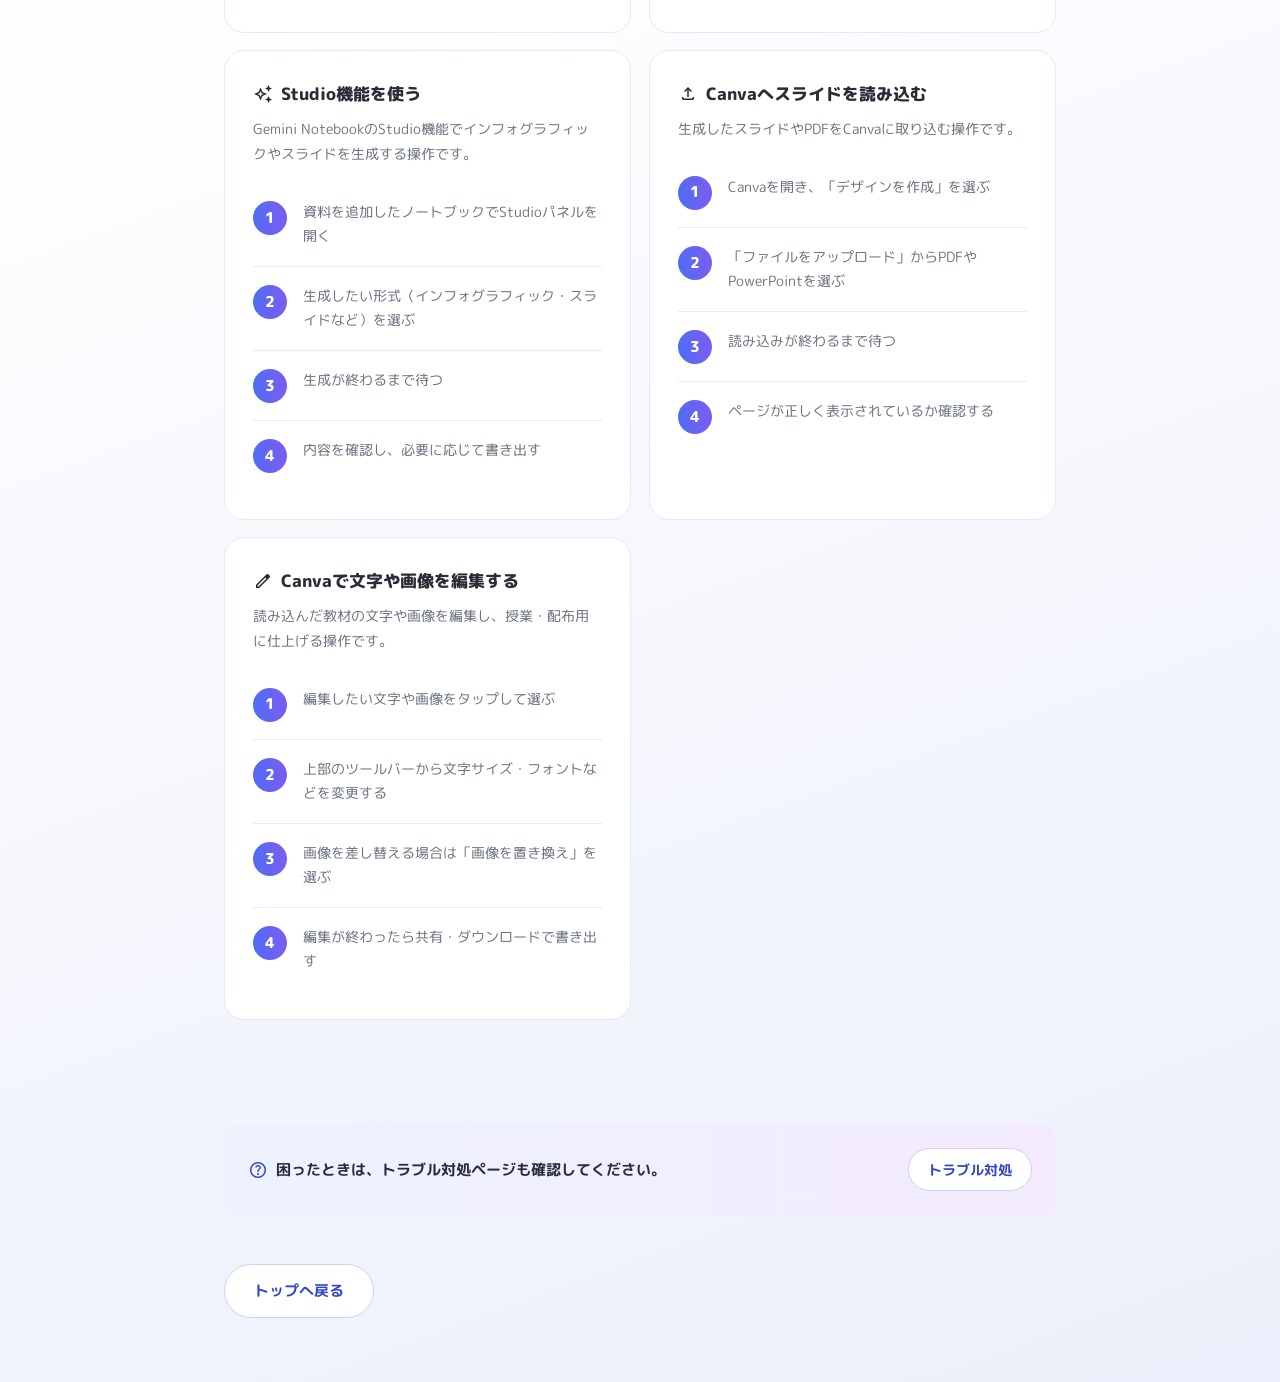
<file: guides/basic-operation.html>
<!DOCTYPE html>
<html lang="ja">
<head>
<meta charset="UTF-8">
<meta name="viewport" content="width=device-width, initial-scale=1.0, viewport-fit=cover">
<title>基礎操作 | ロイロ×Google維新 in鹿児島 2026</title>
<link rel="preconnect" href="https://fonts.googleapis.com">
<link href="https://fonts.googleapis.com/css2?family=M+PLUS+Rounded+1c:wght@400;500;700;800&family=Material+Symbols+Outlined" rel="stylesheet">
<link rel="stylesheet" href="../assets/css/style.css">
</head>
<body>

  <div id="copy-announcer" aria-live="polite" class="sr-only"></div>

  <header class="site-header">
    <div class="wrap">
      <a href="../index.html" class="site-logo">
        <span class="material-symbols-outlined" aria-hidden="true">tablet_mac</span>
        <span>ロイロ×Google維新<span class="sub">in鹿児島 2026</span></span>
      </a>
      <nav class="header-nav" aria-label="メインメニュー">
        <a href="../index.html#courses">STEP一覧</a>
        <a href="basic-operation.html">基礎操作</a>
        <a href="troubleshooting.html">トラブル対処</a>
        <a href="../courses/06-safety.html">安全な活用</a>
      </nav>
      <button type="button" id="menuBtn" class="menu-btn" aria-expanded="false" aria-controls="mobileNav" aria-label="メニューを開く">
        <span class="material-symbols-outlined" aria-hidden="true">menu</span>
      </button>
    </div>
  </header>

  <div id="navOverlay" class="nav-overlay"></div>
  <nav id="mobileNav" class="mobile-nav" aria-label="モバイルメニュー">
    <div style="display:flex;justify-content:flex-end;margin-bottom:1rem;">
      <button type="button" id="navCloseBtn" class="menu-btn" aria-label="メニューを閉じる">
        <span class="material-symbols-outlined" aria-hidden="true">close</span>
      </button>
    </div>
    <a href="../index.html"><span class="material-symbols-outlined" aria-hidden="true">home</span>トップ</a>
    <a href="../index.html#courses"><span class="material-symbols-outlined" aria-hidden="true">school</span>STEP一覧</a>
    <a href="troubleshooting.html"><span class="material-symbols-outlined" aria-hidden="true">build</span>トラブル対処</a>
    <a href="youtube.html"><span class="material-symbols-outlined" aria-hidden="true">smart_display</span>解説動画一覧</a>
  </nav>

  <div class="wrap">
    <p class="breadcrumb">
      <a href="../index.html">トップ</a><span class="sep">/</span>
      <span>基礎操作</span>
    </p>
  </div>

  <section class="course-hero">
    <div class="wrap">
      <span class="course-num-badge"><span class="material-symbols-outlined" aria-hidden="true">play_circle</span>Basic Operation</span>
      <h1>基礎操作</h1>
      <p class="section-lead" style="margin-top:1rem;">録音・共有から、Gemini・Gemini Notebook・Canvaの基本操作までを、手順でまとめています。セッション本編では各STEPの内容に集中し、基本操作で困ったときはこのページを確認してください。</p>
    </div>
  </section>

  <section class="block" style="padding-top:0;">
    <div class="wrap">
      <div class="grid grid-2">

        <!-- 基礎操作カード1 -->
        <div class="card">
          <h3 style="font-size:1.05rem;font-weight:800;margin-bottom:0.5rem;display:flex;align-items:center;gap:0.5rem;"><span class="material-symbols-outlined" aria-hidden="true">mic</span>録音する</h3>
          <p style="color:var(--color-text-sub);font-size:0.9rem;margin-bottom:0.75rem;">端末の録音アプリを使って音声を録音する基本操作です。</p>
          <ul style="list-style:none;display:flex;flex-direction:column;gap:0.35rem;margin-bottom:1rem;font-size:0.86rem;color:var(--color-text);">
            <li><strong>iPhone・iPad：</strong>ボイスメモ</li>
            <li><strong>Windows機：</strong>サウンドレコーダー</li>
            <li><strong>Google Pixel：</strong>Googleレコーダー</li>
          </ul>
          <ol class="step-list">
            <li class="step-item"><div class="step-num">1</div><div class="step-body"><p>端末の録音アプリを開く</p></div></li>
            <li class="step-item"><div class="step-num">2</div><div class="step-body"><p>録音ボタンをタップ（Windows機はクリック）して録音を開始する</p></div></li>
            <li class="step-item"><div class="step-num">3</div><div class="step-body"><p>録音が終わったら停止ボタンをタップ（クリック）する</p></div></li>
            <li class="step-item"><div class="step-num">4</div><div class="step-body"><p>分かりやすい名前に変更して保存する</p></div></li>
          </ol>
        </div>

        <!-- 基礎操作カード2 -->
        <div class="card">
          <h3 style="font-size:1.05rem;font-weight:800;margin-bottom:0.5rem;display:flex;align-items:center;gap:0.5rem;"><span class="material-symbols-outlined" aria-hidden="true">upload_file</span>音声データをGeminiに渡す</h3>
          <p style="color:var(--color-text-sub);font-size:0.9rem;margin-bottom:1rem;">録音した音声データを、そのままGeminiやGemini Notebookへ渡す操作です。端末によって方法が異なります。</p>
          <p style="font-weight:800;font-size:0.85rem;margin-bottom:0.5rem;">iPhone・iPadの場合</p>
          <ol class="step-list">
            <li class="step-item"><div class="step-num">1</div><div class="step-body"><p>ボイスメモの一覧から共有したい録音を選ぶ</p></div></li>
            <li class="step-item"><div class="step-num">2</div><div class="step-body"><p>共有ボタン（四角に上矢印のアイコン）をタップする</p></div></li>
            <li class="step-item"><div class="step-num">3</div><div class="step-body"><p>共有先の一覧からGemini（またはGemini Notebook）を選ぶ</p></div></li>
          </ol>
          <p style="font-weight:800;font-size:0.85rem;margin:1.1rem 0 0.5rem;">Windows機の場合</p>
          <ol class="step-list">
            <li class="step-item"><div class="step-num">1</div><div class="step-body"><p>サウンドレコーダーで録音した音声データは、ドキュメントフォルダに保存される</p></div></li>
            <li class="step-item"><div class="step-num">2</div><div class="step-body"><p>Gemini（またはGemini Notebook）をブラウザで開く</p></div></li>
            <li class="step-item"><div class="step-num">3</div><div class="step-body"><p>ドキュメントフォルダの音声データを、画面にドラッグ＆ドロップする</p></div></li>
          </ol>
        </div>

        <!-- 基礎操作カード3 -->
        <div class="card">
          <h3 style="font-size:1.05rem;font-weight:800;margin-bottom:0.5rem;display:flex;align-items:center;gap:0.5rem;"><span class="material-symbols-outlined" aria-hidden="true">attach_file</span>Geminiへファイルを添付する</h3>
          <p style="color:var(--color-text-sub);font-size:0.9rem;margin-bottom:1rem;">Geminiのチャット画面に音声・資料ファイルを添付する操作です。</p>
          <ol class="step-list">
            <li class="step-item"><div class="step-num">1</div><div class="step-body"><p>Geminiアプリまたはブラウザ版を開く</p></div></li>
            <li class="step-item"><div class="step-num">2</div><div class="step-body"><p>入力欄の「＋」または添付アイコンをタップする</p></div></li>
            <li class="step-item"><div class="step-num">3</div><div class="step-body"><p>「ファイルを選択」からファイルを選ぶ</p></div></li>
            <li class="step-item"><div class="step-num">4</div><div class="step-body"><p>添付されたことを確認し、プロンプトを入力して送信する</p></div></li>
          </ol>
        </div>

        <!-- 基礎操作カード4 -->
        <div class="card">
          <h3 style="font-size:1.05rem;font-weight:800;margin-bottom:0.5rem;display:flex;align-items:center;gap:0.5rem;"><span class="material-symbols-outlined" aria-hidden="true">library_add</span>Gemini Notebookへ資料を追加する</h3>
          <p style="color:var(--color-text-sub);font-size:0.9rem;margin-bottom:1rem;">Gemini Notebookに資料をソースとして読み込ませる操作です。</p>
          <ol class="step-list">
            <li class="step-item"><div class="step-num">1</div><div class="step-body"><p>Gemini Notebookで新しいノートブックを作成する</p></div></li>
            <li class="step-item"><div class="step-num">2</div><div class="step-body"><p>「ソースを追加」をタップする</p></div></li>
            <li class="step-item"><div class="step-num">3</div><div class="step-body"><p>ファイルを選ぶ、またはGoogleドライブから選択する</p></div></li>
            <li class="step-item"><div class="step-num">4</div><div class="step-body"><p>資料が読み込まれたことを確認する</p></div></li>
          </ol>
        </div>

        <!-- 基礎操作カード5 -->
        <div class="card">
          <h3 style="font-size:1.05rem;font-weight:800;margin-bottom:0.5rem;display:flex;align-items:center;gap:0.5rem;"><span class="material-symbols-outlined" aria-hidden="true">auto_awesome</span>Studio機能を使う</h3>
          <p style="color:var(--color-text-sub);font-size:0.9rem;margin-bottom:1rem;">Gemini NotebookのStudio機能でインフォグラフィックやスライドを生成する操作です。</p>
          <ol class="step-list">
            <li class="step-item"><div class="step-num">1</div><div class="step-body"><p>資料を追加したノートブックでStudioパネルを開く</p></div></li>
            <li class="step-item"><div class="step-num">2</div><div class="step-body"><p>生成したい形式（インフォグラフィック・スライドなど）を選ぶ</p></div></li>
            <li class="step-item"><div class="step-num">3</div><div class="step-body"><p>生成が終わるまで待つ</p></div></li>
            <li class="step-item"><div class="step-num">4</div><div class="step-body"><p>内容を確認し、必要に応じて書き出す</p></div></li>
          </ol>
        </div>

        <!-- 基礎操作カード6 -->
        <div class="card">
          <h3 style="font-size:1.05rem;font-weight:800;margin-bottom:0.5rem;display:flex;align-items:center;gap:0.5rem;"><span class="material-symbols-outlined" aria-hidden="true">upload</span>Canvaへスライドを読み込む</h3>
          <p style="color:var(--color-text-sub);font-size:0.9rem;margin-bottom:1rem;">生成したスライドやPDFをCanvaに取り込む操作です。</p>
          <ol class="step-list">
            <li class="step-item"><div class="step-num">1</div><div class="step-body"><p>Canvaを開き、「デザインを作成」を選ぶ</p></div></li>
            <li class="step-item"><div class="step-num">2</div><div class="step-body"><p>「ファイルをアップロード」からPDFやPowerPointを選ぶ</p></div></li>
            <li class="step-item"><div class="step-num">3</div><div class="step-body"><p>読み込みが終わるまで待つ</p></div></li>
            <li class="step-item"><div class="step-num">4</div><div class="step-body"><p>ページが正しく表示されているか確認する</p></div></li>
          </ol>
        </div>

        <!-- 基礎操作カード7 -->
        <div class="card">
          <h3 style="font-size:1.05rem;font-weight:800;margin-bottom:0.5rem;display:flex;align-items:center;gap:0.5rem;"><span class="material-symbols-outlined" aria-hidden="true">edit</span>Canvaで文字や画像を編集する</h3>
          <p style="color:var(--color-text-sub);font-size:0.9rem;margin-bottom:1rem;">読み込んだ教材の文字や画像を編集し、授業・配布用に仕上げる操作です。</p>
          <ol class="step-list">
            <li class="step-item"><div class="step-num">1</div><div class="step-body"><p>編集したい文字や画像をタップして選ぶ</p></div></li>
            <li class="step-item"><div class="step-num">2</div><div class="step-body"><p>上部のツールバーから文字サイズ・フォントなどを変更する</p></div></li>
            <li class="step-item"><div class="step-num">3</div><div class="step-body"><p>画像を差し替える場合は「画像を置き換え」を選ぶ</p></div></li>
            <li class="step-item"><div class="step-num">4</div><div class="step-body"><p>編集が終わったら共有・ダウンロードで書き出す</p></div></li>
          </ol>
        </div>

      </div>
    </div>
  </section>

  <div class="wrap">
    <div class="help-banner">
      <p><span class="material-symbols-outlined" aria-hidden="true">help</span>困ったときは、トラブル対処ページも確認してください。</p>
      <a href="troubleshooting.html" class="btn btn-outline btn-sm">トラブル対処</a>
    </div>
    <div class="page-nav">
      <a href="../index.html" class="btn btn-outline">トップへ戻る</a>
    </div>
  </div>

  <button type="button" id="backToTop" class="back-to-top" aria-label="トップへ戻る">
    <span class="material-symbols-outlined" aria-hidden="true">arrow_upward</span>
  </button>

  <div id="toast" class="toast" role="status">
    <span class="material-symbols-outlined" aria-hidden="true">check_circle</span>
    <span class="toast-label">コピーしました</span>
  </div>

  <script src="../assets/js/main.js"></script>
</body>
</html>
</file>
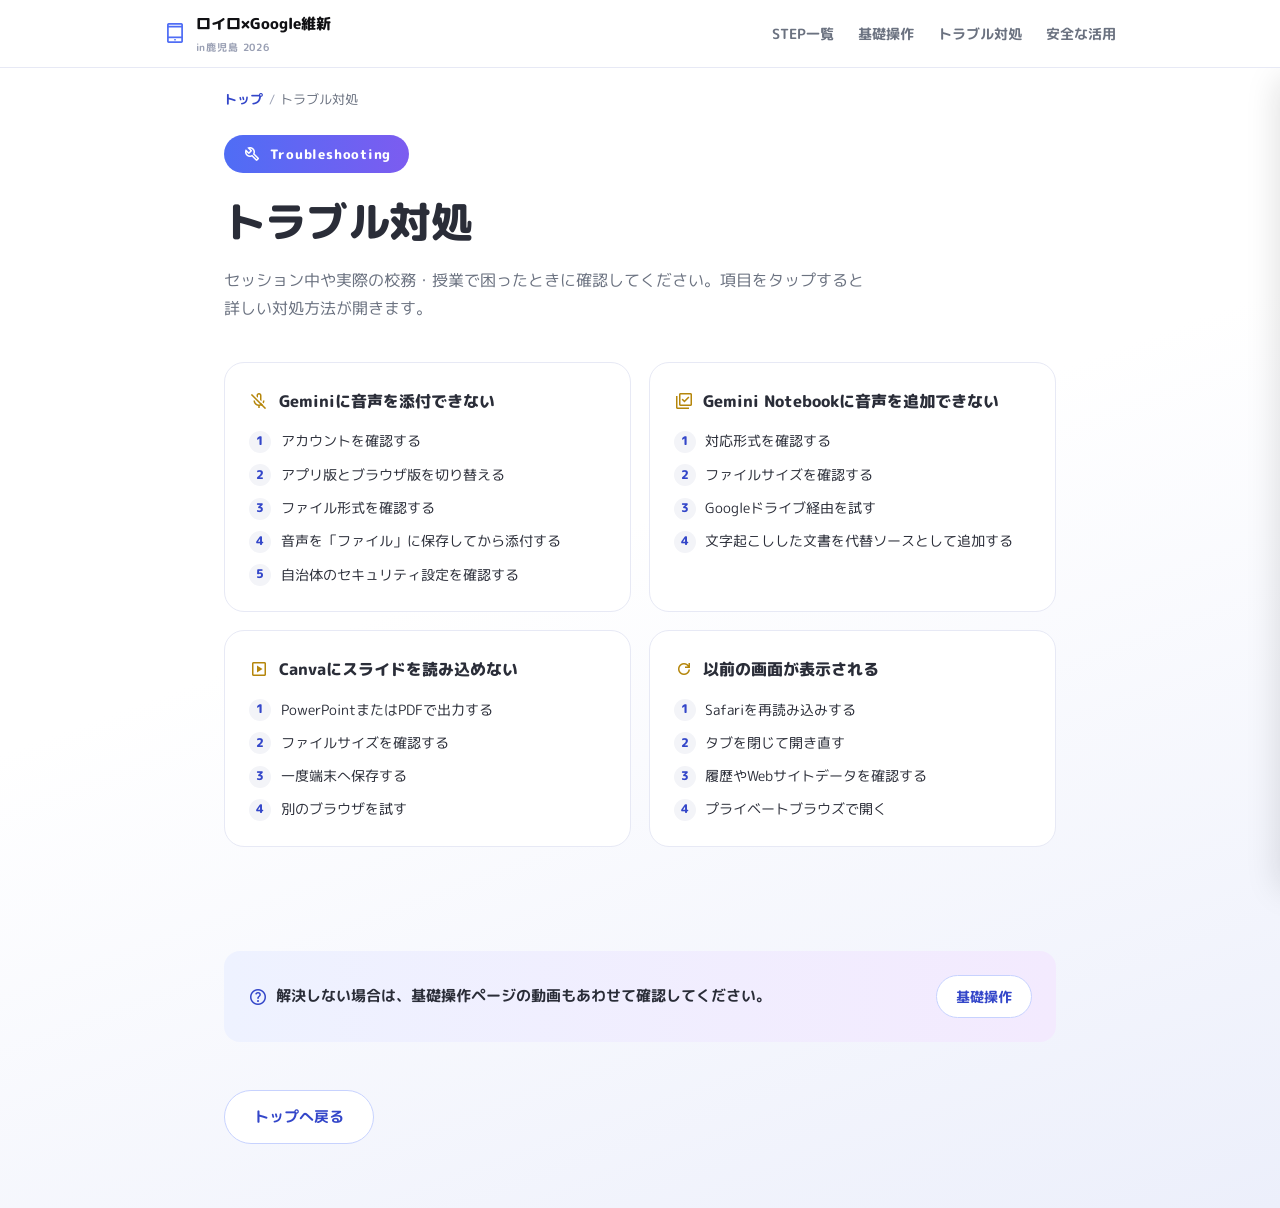
<file: guides/troubleshooting.html>
<!DOCTYPE html>
<html lang="ja">
<head>
<meta charset="UTF-8">
<meta name="viewport" content="width=device-width, initial-scale=1.0, viewport-fit=cover">
<title>トラブル対処 | ロイロ×Google維新 in鹿児島 2026</title>
<link rel="preconnect" href="https://fonts.googleapis.com">
<link href="https://fonts.googleapis.com/css2?family=M+PLUS+Rounded+1c:wght@400;500;700;800&family=Material+Symbols+Outlined" rel="stylesheet">
<link rel="stylesheet" href="../assets/css/style.css">
</head>
<body>

  <div id="copy-announcer" aria-live="polite" class="sr-only"></div>

  <header class="site-header">
    <div class="wrap">
      <a href="../index.html" class="site-logo">
        <span class="material-symbols-outlined" aria-hidden="true">tablet_mac</span>
        <span>ロイロ×Google維新<span class="sub">in鹿児島 2026</span></span>
      </a>
      <nav class="header-nav" aria-label="メインメニュー">
        <a href="../index.html#courses">STEP一覧</a>
        <a href="basic-operation.html">基礎操作</a>
        <a href="troubleshooting.html">トラブル対処</a>
        <a href="../courses/06-safety.html">安全な活用</a>
      </nav>
      <button type="button" id="menuBtn" class="menu-btn" aria-expanded="false" aria-controls="mobileNav" aria-label="メニューを開く">
        <span class="material-symbols-outlined" aria-hidden="true">menu</span>
      </button>
    </div>
  </header>

  <div id="navOverlay" class="nav-overlay"></div>
  <nav id="mobileNav" class="mobile-nav" aria-label="モバイルメニュー">
    <div style="display:flex;justify-content:flex-end;margin-bottom:1rem;">
      <button type="button" id="navCloseBtn" class="menu-btn" aria-label="メニューを閉じる">
        <span class="material-symbols-outlined" aria-hidden="true">close</span>
      </button>
    </div>
    <a href="../index.html"><span class="material-symbols-outlined" aria-hidden="true">home</span>トップ</a>
    <a href="../index.html#courses"><span class="material-symbols-outlined" aria-hidden="true">school</span>STEP一覧</a>
    <a href="basic-operation.html"><span class="material-symbols-outlined" aria-hidden="true">play_circle</span>基礎操作を確認する</a>
    <a href="youtube.html"><span class="material-symbols-outlined" aria-hidden="true">smart_display</span>解説動画一覧</a>
  </nav>

  <div class="wrap">
    <p class="breadcrumb">
      <a href="../index.html">トップ</a><span class="sep">/</span>
      <span>トラブル対処</span>
    </p>
  </div>

  <section class="course-hero">
    <div class="wrap">
      <span class="course-num-badge"><span class="material-symbols-outlined" aria-hidden="true">build</span>Troubleshooting</span>
      <h1>トラブル対処</h1>
      <p class="section-lead" style="margin-top:1rem;">セッション中や実際の校務・授業で困ったときに確認してください。項目をタップすると詳しい対処方法が開きます。</p>
    </div>
  </section>

  <section class="block" style="padding-top:0;">
    <div class="wrap">
      <div class="grid grid-2">

        <div class="card trouble-card">
          <h3><span class="material-symbols-outlined" aria-hidden="true">mic_off</span>Geminiに音声を添付できない</h3>
          <ol>
            <li>アカウントを確認する</li>
            <li>アプリ版とブラウザ版を切り替える</li>
            <li>ファイル形式を確認する</li>
            <li>音声を「ファイル」に保存してから添付する</li>
            <li>自治体のセキュリティ設定を確認する</li>
          </ol>
        </div>

        <div class="card trouble-card">
          <h3><span class="material-symbols-outlined" aria-hidden="true">library_add_check</span>Gemini Notebookに音声を追加できない</h3>
          <ol>
            <li>対応形式を確認する</li>
            <li>ファイルサイズを確認する</li>
            <li>Googleドライブ経由を試す</li>
            <li>文字起こしした文書を代替ソースとして追加する</li>
          </ol>
        </div>

        <div class="card trouble-card">
          <h3><span class="material-symbols-outlined" aria-hidden="true">slideshow</span>Canvaにスライドを読み込めない</h3>
          <ol>
            <li>PowerPointまたはPDFで出力する</li>
            <li>ファイルサイズを確認する</li>
            <li>一度端末へ保存する</li>
            <li>別のブラウザを試す</li>
          </ol>
        </div>

        <div class="card trouble-card">
          <h3><span class="material-symbols-outlined" aria-hidden="true">refresh</span>以前の画面が表示される</h3>
          <ol>
            <li>Safariを再読み込みする</li>
            <li>タブを閉じて開き直す</li>
            <li>履歴やWebサイトデータを確認する</li>
            <li>プライベートブラウズで開く</li>
          </ol>
        </div>

      </div>
    </div>
  </section>

  <div class="wrap">
    <div class="help-banner">
      <p><span class="material-symbols-outlined" aria-hidden="true">help</span>解決しない場合は、基礎操作ページの動画もあわせて確認してください。</p>
      <a href="basic-operation.html" class="btn btn-outline btn-sm">基礎操作</a>
    </div>
    <div class="page-nav">
      <a href="../index.html" class="btn btn-outline">トップへ戻る</a>
    </div>
  </div>

  <button type="button" id="backToTop" class="back-to-top" aria-label="トップへ戻る">
    <span class="material-symbols-outlined" aria-hidden="true">arrow_upward</span>
  </button>

  <div id="toast" class="toast" role="status">
    <span class="material-symbols-outlined" aria-hidden="true">check_circle</span>
    <span class="toast-label">コピーしました</span>
  </div>

  <script src="../assets/js/main.js"></script>
</body>
</html>
</file>
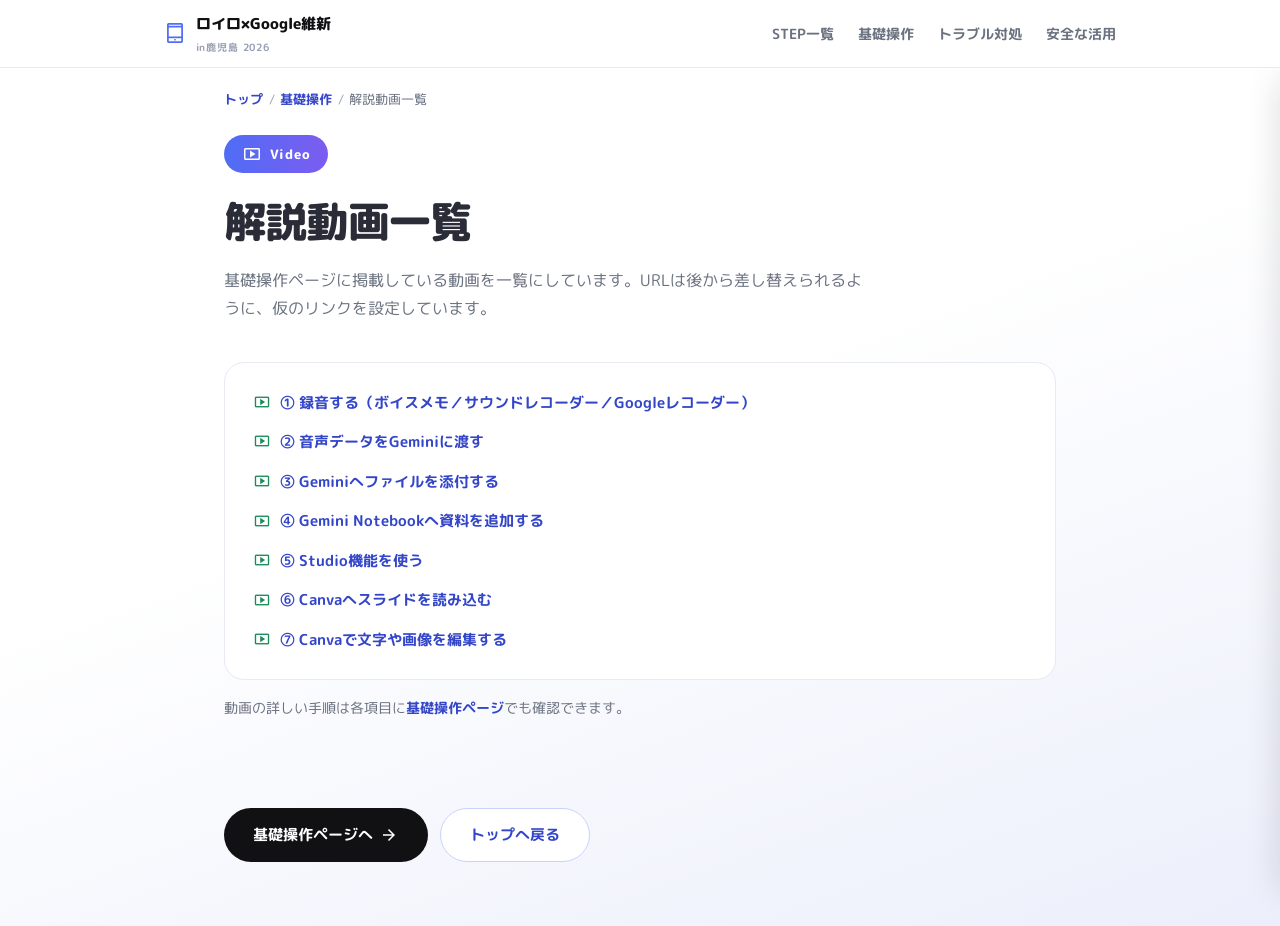
<file: guides/youtube.html>
<!DOCTYPE html>
<html lang="ja">
<head>
<meta charset="UTF-8">
<meta name="viewport" content="width=device-width, initial-scale=1.0, viewport-fit=cover">
<title>解説動画一覧 | ロイロ×Google維新 in鹿児島 2026</title>
<link rel="preconnect" href="https://fonts.googleapis.com">
<link href="https://fonts.googleapis.com/css2?family=M+PLUS+Rounded+1c:wght@400;500;700;800&family=Material+Symbols+Outlined" rel="stylesheet">
<link rel="stylesheet" href="../assets/css/style.css">
</head>
<body>

  <div id="copy-announcer" aria-live="polite" class="sr-only"></div>

  <header class="site-header">
    <div class="wrap">
      <a href="../index.html" class="site-logo">
        <span class="material-symbols-outlined" aria-hidden="true">tablet_mac</span>
        <span>ロイロ×Google維新<span class="sub">in鹿児島 2026</span></span>
      </a>
      <nav class="header-nav" aria-label="メインメニュー">
        <a href="../index.html#courses">STEP一覧</a>
        <a href="basic-operation.html">基礎操作</a>
        <a href="troubleshooting.html">トラブル対処</a>
        <a href="../courses/06-safety.html">安全な活用</a>
      </nav>
      <button type="button" id="menuBtn" class="menu-btn" aria-expanded="false" aria-controls="mobileNav" aria-label="メニューを開く">
        <span class="material-symbols-outlined" aria-hidden="true">menu</span>
      </button>
    </div>
  </header>

  <div id="navOverlay" class="nav-overlay"></div>
  <nav id="mobileNav" class="mobile-nav" aria-label="モバイルメニュー">
    <div style="display:flex;justify-content:flex-end;margin-bottom:1rem;">
      <button type="button" id="navCloseBtn" class="menu-btn" aria-label="メニューを閉じる">
        <span class="material-symbols-outlined" aria-hidden="true">close</span>
      </button>
    </div>
    <a href="../index.html"><span class="material-symbols-outlined" aria-hidden="true">home</span>トップ</a>
    <a href="../index.html#courses"><span class="material-symbols-outlined" aria-hidden="true">school</span>STEP一覧</a>
    <a href="basic-operation.html"><span class="material-symbols-outlined" aria-hidden="true">play_circle</span>基礎操作を確認する</a>
    <a href="troubleshooting.html"><span class="material-symbols-outlined" aria-hidden="true">build</span>トラブル対処</a>
  </nav>

  <div class="wrap">
    <p class="breadcrumb">
      <a href="../index.html">トップ</a><span class="sep">/</span>
      <a href="basic-operation.html">基礎操作</a><span class="sep">/</span>
      <span>解説動画一覧</span>
    </p>
  </div>

  <section class="course-hero">
    <div class="wrap">
      <span class="course-num-badge"><span class="material-symbols-outlined" aria-hidden="true">smart_display</span>Video</span>
      <h1>解説動画一覧</h1>
      <p class="section-lead" style="margin-top:1rem;">基礎操作ページに掲載している動画を一覧にしています。URLは後から差し替えられるように、仮のリンクを設定しています。</p>
    </div>
  </section>

  <section class="block" style="padding-top:0;">
    <div class="wrap">
      <div class="card">
        <ul class="goal-list" style="columns:1;gap:1rem;">
          <!-- YouTube URL：ここを差し替え（1件ずつ）-->
          <li><span class="material-symbols-outlined" aria-hidden="true">smart_display</span><a href="https://www.youtube.com/results?search_query=iPad+%E3%83%9C%E3%82%A4%E3%82%B9%E3%83%A1%E3%83%A2+%E4%BD%BF%E3%81%84%E6%96%B9" target="_blank" rel="noopener" style="font-weight:700;color:var(--color-blue-deep);">① 録音する（ボイスメモ／サウンドレコーダー／Googleレコーダー）</a></li>
          <li><span class="material-symbols-outlined" aria-hidden="true">smart_display</span><a href="https://www.youtube.com/results?search_query=iPad+%E9%9F%B3%E5%A3%B0%E3%83%95%E3%82%A1%E3%82%A4%E3%83%AB+%E5%85%B1%E6%9C%89" target="_blank" rel="noopener" style="font-weight:700;color:var(--color-blue-deep);">② 音声データをGeminiに渡す</a></li>
          <li><span class="material-symbols-outlined" aria-hidden="true">smart_display</span><a href="https://www.youtube.com/results?search_query=Gemini+%E3%83%95%E3%82%A1%E3%82%A4%E3%83%AB+%E6%B7%BB%E4%BB%98" target="_blank" rel="noopener" style="font-weight:700;color:var(--color-blue-deep);">③ Geminiへファイルを添付する</a></li>
          <li><span class="material-symbols-outlined" aria-hidden="true">smart_display</span><a href="https://www.youtube.com/results?search_query=Gemini+Notebook+%E3%82%BD%E3%83%BC%E3%82%B9%E8%BF%BD%E5%8A%A0" target="_blank" rel="noopener" style="font-weight:700;color:var(--color-blue-deep);">④ Gemini Notebookへ資料を追加する</a></li>
          <li><span class="material-symbols-outlined" aria-hidden="true">smart_display</span><a href="https://www.youtube.com/results?search_query=Gemini+Notebook+Studio+%E4%BD%BF%E3%81%84%E6%96%B9" target="_blank" rel="noopener" style="font-weight:700;color:var(--color-blue-deep);">⑤ Studio機能を使う</a></li>
          <li><span class="material-symbols-outlined" aria-hidden="true">smart_display</span><a href="https://www.youtube.com/results?search_query=Canva+%E3%82%B9%E3%83%A9%E3%82%A4%E3%83%89+%E8%AA%AD%E3%81%BF%E8%BE%BC%E3%81%BF" target="_blank" rel="noopener" style="font-weight:700;color:var(--color-blue-deep);">⑥ Canvaへスライドを読み込む</a></li>
          <li><span class="material-symbols-outlined" aria-hidden="true">smart_display</span><a href="https://www.youtube.com/results?search_query=Canva+%E7%B7%A8%E9%9B%86+%E4%BD%BF%E3%81%84%E6%96%B9" target="_blank" rel="noopener" style="font-weight:700;color:var(--color-blue-deep);">⑦ Canvaで文字や画像を編集する</a></li>
        </ul>
      </div>
      <p style="color:var(--color-text-sub);font-size:0.85rem;margin-top:1rem;">動画の詳しい手順は各項目に<a href="basic-operation.html" style="color:var(--color-blue-deep);font-weight:700;">基礎操作ページ</a>でも確認できます。</p>
    </div>
  </section>

  <div class="wrap">
    <div class="page-nav">
      <a href="basic-operation.html" class="btn btn-primary">基礎操作ページへ<span class="material-symbols-outlined" aria-hidden="true">arrow_forward</span></a>
      <a href="../index.html" class="btn btn-outline">トップへ戻る</a>
    </div>
  </div>

  <button type="button" id="backToTop" class="back-to-top" aria-label="トップへ戻る">
    <span class="material-symbols-outlined" aria-hidden="true">arrow_upward</span>
  </button>

  <div id="toast" class="toast" role="status">
    <span class="material-symbols-outlined" aria-hidden="true">check_circle</span>
    <span class="toast-label">コピーしました</span>
  </div>

  <script src="../assets/js/main.js"></script>
</body>
</html>
</file>
<file: assets/css/style.css>
/* ============================================================
   ロイロ×Google維新 in鹿児島 2026 共通スタイル
   ------------------------------------------------------------
   配色・タイポグラフィ・浮き上がり演出・スプラッシュ演出は
   中種子町情報教育部会研修会サイトの仕様をそのまま踏襲しています。
   配色を変更したい場合は、下の「配色設定」の変数だけを
   書き換えてください（README.mdにも説明があります）。
   ============================================================ */

/* ------------------------------------------------------------
   配色設定（ここを変更すると全体の色が変わります）
   ------------------------------------------------------------ */
:root {
  --color-bg-start: #ffffff;
  --color-bg-mid: #ffffff;
  --color-bg-end: #eceffb;

  --color-ink: #111114;          /* 濃い文字・ボタン背景 */
  --color-text: #2a2d38;         /* 本文文字 */
  --color-text-sub: #6b7280;     /* 補足文字 */
  --color-text-faint: #9aa0b4;   /* さらに薄い文字 */

  --color-blue: #4f6df5;         /* メインカラー */
  --color-purple: #7c5cf0;       /* サブカラー（グラデーション用） */
  --color-blue-deep: #3346c9;

  --color-border: #e7e9f5;
  --color-border-soft: #ececf0;
  --color-card-bg: #ffffff;
  --color-panel-bg: #f7f8fc;
  --color-pill-bg: #f3f4f8;

  --color-caution-bg: #fff8e6;
  --color-caution-border: #f3d98b;
  --color-caution-text: #6b5518;
  --color-caution-icon: #b5860b;

  --color-success: #1b8a5a;

  --radius-lg: 1.25rem;
  --radius-md: 1rem;
  --radius-sm: 0.75rem;
  --radius-full: 9999px;

  --header-height: 68px;
}

/* ------------------------------------------------------------
   基本設定
   ------------------------------------------------------------ */
* { box-sizing: border-box; }
html {
  scroll-behavior: smooth;
}
@media (prefers-reduced-motion: reduce) {
  html { scroll-behavior: auto; }
  *, *::before, *::after {
    animation-duration: 0.001ms !important;
    animation-iteration-count: 1 !important;
    transition-duration: 0.001ms !important;
    scroll-behavior: auto !important;
  }
}

body {
  margin: 0;
  font-family: 'M PLUS Rounded 1c', 'Hiragino Maru Gothic ProN', 'Hiragino Sans', sans-serif;
  background: linear-gradient(160deg, var(--color-bg-start) 0%, var(--color-bg-mid) 45%, var(--color-bg-end) 100%);
  color: var(--color-text);
  font-size: 16px;
  line-height: 1.75;
  overflow-x: hidden;
  width: 100%;
}

img { max-width: 100%; display: block; }
a { color: inherit; text-decoration: none; }
button { font-family: inherit; }
ul, ol { margin: 0; padding: 0; }
h1, h2, h3, h4, p { margin: 0; }

.material-symbols-outlined {
  font-family: 'Material Symbols Outlined';
  font-weight: normal;
  font-style: normal;
  font-size: 20px;
  line-height: 1;
  vertical-align: middle;
}

section[id], h1[id], h2[id], h3[id] {
  scroll-margin-top: calc(var(--header-height) + 16px);
}

.wrap {
  max-width: 880px;
  margin: 0 auto;
  padding: 0 1.5rem;
}

a:focus-visible,
button:focus-visible,
[tabindex]:focus-visible {
  outline: 3px solid var(--color-blue);
  outline-offset: 2px;
  border-radius: 6px;
}

.sr-only {
  position: absolute;
  width: 1px; height: 1px;
  padding: 0; margin: -1px;
  overflow: hidden;
  clip: rect(0,0,0,0);
  white-space: nowrap;
  border: 0;
}

/* ------------------------------------------------------------
   バッジ・見出しパターン
   ------------------------------------------------------------ */
.badge {
  display: inline-block;
  font-size: 0.75rem;
  font-weight: 700;
  letter-spacing: 0.08em;
  text-transform: uppercase;
  color: var(--color-blue-deep);
  background: #ffffff;
  border: 1px solid var(--color-border);
  padding: 0.5rem 1.25rem;
  border-radius: var(--radius-full);
  margin-bottom: 1rem;
}
.badge.badge-solid {
  background: #eef2ff;
  border-color: transparent;
  color: var(--color-blue-deep);
}

.section-head { margin-bottom: 2rem; }
.section-title {
  font-size: clamp(1.6rem, 4vw, 2.4rem);
  font-weight: 800;
  letter-spacing: -0.02em;
  margin-bottom: 0.75rem;
}
.section-lead {
  color: var(--color-text-sub);
  font-size: 1rem;
  max-width: 640px;
}

section.block {
  padding: 3.5rem 0;
}
section.block + section.block {
  border-top: 1px solid var(--color-border-soft);
}

/* ------------------------------------------------------------
   固定ヘッダー
   ------------------------------------------------------------ */
.site-header {
  position: fixed;
  top: 0; left: 0; right: 0;
  height: var(--header-height);
  background: rgba(255,255,255,0.9);
  backdrop-filter: blur(8px);
  -webkit-backdrop-filter: blur(8px);
  border-bottom: 1px solid var(--color-border);
  z-index: 500;
  display: flex;
  align-items: center;
}
.site-header .wrap {
  max-width: 1000px;
  width: 100%;
  display: flex;
  align-items: center;
  justify-content: space-between;
  gap: 1rem;
}
.site-logo {
  display: flex;
  align-items: center;
  gap: 0.6rem;
  font-weight: 800;
  font-size: 0.95rem;
  color: var(--color-ink);
  min-height: 44px;
}
.site-logo .material-symbols-outlined {
  color: var(--color-blue);
  font-size: 22px;
}
.site-logo span.sub {
  display: block;
  font-size: 0.65rem;
  font-weight: 600;
  color: var(--color-text-faint);
  letter-spacing: 0.08em;
}

.header-nav {
  display: none;
}
.menu-btn {
  display: inline-flex;
  align-items: center;
  justify-content: center;
  width: 44px; height: 44px;
  border-radius: var(--radius-full);
  border: 1px solid var(--color-border);
  background: #ffffff;
  cursor: pointer;
}

@media (min-width: 900px) {
  .header-nav {
    display: flex;
    align-items: center;
    gap: 1.5rem;
    font-size: 0.85rem;
    font-weight: 700;
  }
  .header-nav a {
    color: var(--color-text-sub);
    min-height: 44px;
    display: inline-flex;
    align-items: center;
  }
  .header-nav a:hover { color: var(--color-blue); }
  .menu-btn { display: none; }
}

.mobile-nav {
  position: fixed;
  top: var(--header-height);
  right: 0;
  width: min(320px, 84vw);
  bottom: 0;
  background: #ffffff;
  border-left: 1px solid var(--color-border);
  box-shadow: -12px 0 32px -12px rgba(17,17,20,0.15);
  transform: translateX(100%);
  transition: transform .3s cubic-bezier(.34,1.06,.64,1);
  z-index: 499;
  padding: 1.5rem;
  overflow-y: auto;
}
.mobile-nav.open { transform: translateX(0); }
.mobile-nav a {
  display: flex;
  align-items: center;
  gap: 0.5rem;
  min-height: 48px;
  font-weight: 700;
  font-size: 0.95rem;
  color: var(--color-text);
  border-bottom: 1px solid var(--color-border-soft);
}
.nav-overlay {
  position: fixed;
  inset: 0;
  background: rgba(17,17,20,0.35);
  z-index: 498;
  opacity: 0;
  pointer-events: none;
  transition: opacity .3s ease;
}
.nav-overlay.open { opacity: 1; pointer-events: auto; }

/* ------------------------------------------------------------
   スプラッシュ演出（トップページのみ）
   ------------------------------------------------------------ */
.splash-overlay {
  position: fixed;
  inset: 0;
  z-index: 9999;
  background: linear-gradient(160deg, var(--color-blue-deep) 0%, var(--color-blue) 100%);
  display: flex;
  align-items: center;
  justify-content: center;
  flex-direction: column;
  gap: 1.75rem;
  transform: translateY(0);
  transition: transform .6s cubic-bezier(.65,0,.35,1);
}
.splash-overlay.hide {
  transform: translateY(-100%);
  pointer-events: none;
}
.splash-text {
  color: #ffffff;
  font-weight: 800;
  font-size: clamp(1.3rem, 4vw, 2rem);
  letter-spacing: 0.04em;
  text-align: center;
  opacity: 0;
  transform: translateY(24px);
  transition: opacity .6s ease, transform .6s ease;
  padding: 0 1.5rem;
}
.splash-overlay.show .splash-text { opacity: 1; transform: translateY(0); }
.splash-sub {
  display: block;
  margin-top: .6rem;
  font-size: .78rem;
  font-weight: 500;
  color: rgba(255,255,255,0.78);
  letter-spacing: 0.12em;
}

/* ------------------------------------------------------------
   ヒーロー
   ------------------------------------------------------------ */
.hero {
  padding: calc(var(--header-height) + 3rem) 0 3rem;
}
.hero-title {
  font-size: clamp(2.2rem, 6vw, 3.6rem);
  font-weight: 800;
  letter-spacing: -0.02em;
  line-height: 1.3;
  margin-bottom: 1.5rem;
}
.hero-title .accent {
  background: linear-gradient(90deg, var(--color-blue), var(--color-purple));
  -webkit-background-clip: text;
  background-clip: text;
  color: transparent;
}

.hero-title-en {
  font-size: clamp(3rem, 10vw, 6.75rem);
  font-weight: 800;
  letter-spacing: -0.03em;
  line-height: 0.96;
  margin-bottom: 1.75rem;
}
.hero-title-en .line-dark,
.hero-title-en .line-gray {
  display: block;
}
.hero-title-en .line-dark { color: var(--color-ink); }
.hero-title-en .line-gray { color: var(--color-text-sub); }
.hero-copy {
  color: var(--color-text-sub);
  font-size: 1.05rem;
  max-width: 620px;
  margin-bottom: 2rem;
}
.hero-actions {
  display: flex;
  flex-wrap: wrap;
  gap: 0.75rem;
}

/* ------------------------------------------------------------
   ボタン
   ------------------------------------------------------------ */
.btn {
  display: inline-flex;
  align-items: center;
  justify-content: center;
  gap: 0.4rem;
  min-height: 48px;
  padding: 0.8rem 1.8rem;
  border-radius: var(--radius-full);
  font-weight: 700;
  font-size: 0.95rem;
  border: none;
  cursor: pointer;
  transition: transform .22s cubic-bezier(.34,1.56,.64,1), box-shadow .22s ease, background .2s ease;
  will-change: transform;
}
.btn:hover { transform: translateY(-3px); box-shadow: 0 10px 20px -8px rgba(79,109,245,0.35); }
.btn.lift { transform: translateY(-6px) scale(1.03); box-shadow: 0 16px 28px -8px rgba(79,109,245,0.4); }
.btn-primary { background: var(--color-ink); color: #ffffff; }
.btn-primary:hover { background: #24242a; }
.btn-outline {
  background: #ffffff;
  color: var(--color-blue-deep);
  border: 1.5px solid #c7d2fe;
}
.btn-outline:hover { background: linear-gradient(90deg,#eef2ff 0%,#f3eafe 100%); }
.btn-sm { min-height: 40px; padding: 0.55rem 1.2rem; font-size: 0.85rem; }

/* ------------------------------------------------------------
   カード共通・浮き上がり演出
   ------------------------------------------------------------ */
.card {
  background: var(--color-card-bg);
  border: 1px solid var(--color-border);
  border-radius: var(--radius-lg);
  padding: 1.75rem;
}
.card-hover {
  transition: transform .25s cubic-bezier(.34,1.56,.64,1), box-shadow .25s ease, border-color .25s ease;
}
.card-hover:hover, .card-hover:focus-visible {
  transform: translateY(-6px);
  box-shadow: 0 20px 32px -14px rgba(79,109,245,0.28);
  border-color: #c7d2fe;
}

.avatar {
  width: 84px; height: 84px;
  border-radius: var(--radius-full);
  display: flex; align-items: center; justify-content: center;
  font-size: 2.2rem;
  background: var(--color-pill-bg);
  flex-shrink: 0;
}

.grid { display: grid; gap: 1.1rem; }
.grid-2 { grid-template-columns: 1fr; }
.grid-3 { grid-template-columns: 1fr; }
.grid-4 { grid-template-columns: 1fr; }
@media (min-width: 640px) {
  .grid-2 { grid-template-columns: 1fr 1fr; }
  .grid-4 { grid-template-columns: 1fr 1fr; }
}
@media (min-width: 900px) {
  .grid-3 { grid-template-columns: repeat(3, 1fr); }
  .grid-4 { grid-template-columns: repeat(4, 1fr); }
}

/* ------------------------------------------------------------
   ライブ実演／紹介のみ バッジ
   ------------------------------------------------------------ */
.step-mode-badge {
  display: inline-flex;
  align-items: center;
  align-self: flex-start;
  vertical-align: middle;
  font-size: 0.7rem;
  font-weight: 800;
  letter-spacing: 0.02em;
  padding: 0.3rem 0.75rem;
  border-radius: var(--radius-full);
  margin-right: 0.4rem;
  margin-bottom: 0.3rem;
  white-space: nowrap;
}
.step-mode-badge.live {
  background: linear-gradient(90deg, var(--color-blue), var(--color-purple));
  color: #ffffff;
}
.step-mode-badge.intro {
  background: var(--color-pill-bg);
  color: var(--color-text-sub);
  border: 1px solid var(--color-border);
}
.goal-card-steps { margin-bottom: 0.9rem; display: flex; flex-wrap: wrap; gap: 0.4rem; }
.goal-card-steps .step-mode-badge { margin-right: 0; }

/* ------------------------------------------------------------
   ゴールカード（目的別）
   ------------------------------------------------------------ */
.goal-card { padding: 1.75rem; }
.goal-card-head {
  display: flex;
  align-items: center;
  gap: 0.75rem;
  margin-bottom: 1rem;
}
.goal-card-head .material-symbols-outlined {
  width: 44px; height: 44px;
  border-radius: var(--radius-full);
  background: linear-gradient(90deg,#eef2ff 0%,#f3eafe 100%);
  color: var(--color-blue-deep);
  display: flex; align-items: center; justify-content: center;
  font-size: 22px;
  flex-shrink: 0;
}
.goal-card h3 { font-size: 1.1rem; font-weight: 800; }
.goal-list { list-style: none; display: flex; flex-direction: column; gap: 0.6rem; }
.goal-list li {
  display: flex;
  gap: 0.55rem;
  font-size: 0.92rem;
  color: var(--color-text);
  line-height: 1.6;
}
.goal-list li .material-symbols-outlined {
  color: var(--color-success);
  font-size: 18px;
  margin-top: 0.15rem;
  flex-shrink: 0;
}

/* ------------------------------------------------------------
   講座カード（トップページ）
   ------------------------------------------------------------ */
.course-card {
  padding: 1.75rem;
  display: flex;
  flex-direction: column;
  gap: 0.75rem;
}
.course-card-top {
  display: flex;
  align-items: center;
  gap: 0.75rem;
}
.course-num {
  width: 46px; height: 46px;
  border-radius: var(--radius-full);
  background: linear-gradient(90deg, var(--color-blue), var(--color-purple));
  color: #fff;
  font-weight: 800;
  font-size: 1.1rem;
  display: flex; align-items: center; justify-content: center;
  flex-shrink: 0;
}
.course-card h3 { font-size: 1.25rem; font-weight: 800; }
.course-card p.desc { color: var(--color-text-sub); font-size: 0.92rem; }
.course-card .btn { align-self: flex-start; margin-top: 0.25rem; }

/* ------------------------------------------------------------
   講師紹介
   ------------------------------------------------------------ */
.instructor-card {
  padding: 2rem;
}
.instructor-flex {
  display: flex;
  flex-direction: column;
  gap: 1.75rem;
}
@media (min-width: 720px) {
  .instructor-flex { flex-direction: row; align-items: flex-start; }
}
.instructor-photo {
  position: relative;
  width: 160px; height: 160px;
  border-radius: var(--radius-full);
  background: var(--color-pill-bg);
  border: 1px solid var(--color-border);
  flex-shrink: 0;
  margin: 0 auto;
  display: flex;
  align-items: center;
  justify-content: center;
  color: var(--color-text-faint);
  font-size: 2.4rem;
  overflow: hidden;
}
.instructor-photo img {
  width: 100%; height: 100%;
  object-fit: cover;
}
.avatar-fallback-icon {
  display: none;
  position: absolute;
  inset: 0;
  align-items: center;
  justify-content: center;
}
@media (min-width: 720px) { .instructor-photo { margin: 0; } }
.instructor-name { font-size: 1.5rem; font-weight: 800; margin-bottom: 0.25rem; }
.instructor-name .yomi { font-size: 0.9rem; font-weight: 500; color: var(--color-text-faint); }
.instructor-role { color: var(--color-text-sub); font-size: 0.9rem; margin-bottom: 1rem; }
.badge-row { display: flex; flex-wrap: wrap; align-items: center; gap: 0.6rem; margin-bottom: 0.75rem; }
.pill-row { display: flex; flex-wrap: wrap; gap: 0.5rem; margin-bottom: 1.25rem; }
.grad-pill {
  display: inline-flex;
  align-items: center;
  background: linear-gradient(90deg, #eef2ff 0%, #f3eafe 100%);
  color: var(--color-blue-deep);
  font-size: 0.78rem;
  font-weight: 700;
  padding: 0.45rem 1rem;
  border-radius: var(--radius-full);
}
.badge-img { height: 96px; width: auto; }
.badge-img-round { height: 64px; width: 64px; border-radius: var(--radius-full); object-fit: cover; }
.instructor-bio { color: var(--color-text); font-size: 0.92rem; line-height: 1.85; margin-bottom: 1rem; }
.quote-box {
  background: linear-gradient(90deg, #eef2ff 0%, #f3eafe 100%);
  border-radius: var(--radius-sm);
  padding: 1.1rem 1.3rem;
  font-weight: 700;
  font-size: 0.92rem;
}

/* ------------------------------------------------------------
   著作紹介
   ------------------------------------------------------------ */
.book-card {
  padding: 2rem;
  display: flex;
  flex-direction: column;
  gap: 2rem;
}
@media (min-width: 720px) {
  .book-card { flex-direction: row; align-items: flex-start; }
}
.book-cover {
  position: relative;
  width: 192px;
  border-radius: var(--radius-sm);
  box-shadow: 0 8px 20px -10px rgba(17,17,20,0.35);
  background: var(--color-pill-bg);
  border: 1px solid var(--color-border);
  flex-shrink: 0;
  margin: 0 auto;
  display: flex;
  align-items: center;
  justify-content: center;
  color: var(--color-text-faint);
  font-size: 1.8rem;
  overflow: hidden;
}
.book-cover img { width: 100%; height: auto; display: block; object-fit: contain; }
@media (min-width: 720px) { .book-cover { margin: 0; } }
.book-info h3 { font-size: 1.4rem; font-weight: 800; margin-bottom: 0.6rem; line-height: 1.4; }
.book-info .publisher { color: var(--color-text-sub); font-size: 0.88rem; margin-bottom: 1rem; line-height: 1.8; }
.book-info .publisher strong { color: var(--color-ink); }
.book-info .desc { list-style: none; font-size: 0.9rem; color: var(--color-text); line-height: 1.9; margin-bottom: 1.5rem; display: flex; flex-direction: column; gap: 0.15rem; }
.book-info .desc li { display: flex; gap: 0.5rem; }
.book-info .desc li .label { font-weight: 700; flex-shrink: 0; }

/* ------------------------------------------------------------
   注意カード
   ------------------------------------------------------------ */
.caution-card {
  background: var(--color-caution-bg);
  border: 1px solid var(--color-caution-border);
  border-radius: var(--radius-md);
  padding: 1.25rem 1.5rem;
  display: flex;
  gap: 0.9rem;
  align-items: flex-start;
}
.caution-card .material-symbols-outlined { color: var(--color-caution-icon); font-size: 26px; flex-shrink: 0; }
.caution-card p, .caution-card ul { font-size: 0.92rem; line-height: 1.75; color: var(--color-caution-text); }
.caution-card ul { list-style: disc; padding-left: 1.2rem; display: flex; flex-direction: column; gap: 0.35rem; }

/* ------------------------------------------------------------
   ヒント（前向きな提案）カード：注意カードとは異なり青系の配色
   ------------------------------------------------------------ */
.tip-card {
  background: linear-gradient(90deg, #eef2ff 0%, #f3eafe 100%);
  border-radius: var(--radius-md);
  padding: 1.25rem 1.5rem;
  display: flex;
  gap: 0.9rem;
  align-items: flex-start;
}
.tip-card .material-symbols-outlined { color: var(--color-blue-deep); font-size: 26px; flex-shrink: 0; }
.tip-card p, .tip-card ul { font-size: 0.92rem; line-height: 1.8; color: var(--color-text); }
.tip-card ul { list-style: disc; padding-left: 1.2rem; display: flex; flex-direction: column; gap: 0.35rem; margin-top: 0.5rem; }
.tip-card strong { color: var(--color-ink); }

/* ------------------------------------------------------------
   パンくずリスト
   ------------------------------------------------------------ */
.breadcrumb {
  padding-top: calc(var(--header-height) + 1.25rem);
  font-size: 0.82rem;
  color: var(--color-text-sub);
  display: flex;
  flex-wrap: wrap;
  align-items: center;
  gap: 0.35rem;
}
.breadcrumb a { color: var(--color-blue-deep); font-weight: 700; }
.breadcrumb .sep { color: var(--color-text-faint); }

/* ------------------------------------------------------------
   講座ページヘッダー
   ------------------------------------------------------------ */
.course-hero { padding: 1.5rem 0 2.5rem; }
.course-hero .course-num-badge {
  display: inline-flex;
  align-items: center;
  gap: 0.5rem;
  background: linear-gradient(90deg, var(--color-blue), var(--color-purple));
  color: #fff;
  font-weight: 800;
  font-size: 0.8rem;
  letter-spacing: 0.06em;
  padding: 0.5rem 1.1rem;
  border-radius: var(--radius-full);
  margin-bottom: 1.25rem;
}
.course-hero h1 {
  font-size: clamp(1.7rem, 4.5vw, 2.6rem);
  font-weight: 800;
  letter-spacing: -0.02em;
  line-height: 1.35;
}

/* ------------------------------------------------------------
   目次（TOC）
   ------------------------------------------------------------ */
.toc {
  background: #ffffff;
  border: 1px solid var(--color-border);
  border-radius: var(--radius-md);
  padding: 1.25rem 1.5rem;
  margin: 1.5rem 0 0;
}
.toc-title { font-weight: 800; font-size: 0.9rem; margin-bottom: 0.75rem; display: flex; align-items: center; gap: 0.4rem; }
.toc ol { list-style: none; display: flex; flex-direction: column; gap: 0.5rem; counter-reset: toc; }
.toc li { counter-increment: toc; }
.toc a {
  display: flex;
  align-items: center;
  gap: 0.5rem;
  font-size: 0.88rem;
  font-weight: 600;
  color: var(--color-text);
  min-height: 36px;
}
.toc a::before {
  content: counter(toc);
  width: 22px; height: 22px;
  border-radius: var(--radius-full);
  background: var(--color-pill-bg);
  color: var(--color-blue-deep);
  font-size: 0.72rem;
  font-weight: 800;
  display: inline-flex;
  align-items: center;
  justify-content: center;
  flex-shrink: 0;
}
.toc a:hover { color: var(--color-blue); }

/* ------------------------------------------------------------
   基本の流れ（フロー図）
   ------------------------------------------------------------ */
.flow-diagram {
  display: flex;
  flex-direction: column;
  align-items: stretch;
  gap: 0;
}
.flow-step {
  background: #ffffff;
  border: 1px solid var(--color-border);
  border-radius: var(--radius-md);
  padding: 0.9rem 1.25rem;
  font-weight: 700;
  font-size: 0.92rem;
  text-align: center;
}
.flow-arrow {
  display: flex;
  justify-content: center;
  color: var(--color-blue);
  font-size: 22px;
  padding: 0.25rem 0;
}

/* ------------------------------------------------------------
   操作手順（縦型ステップ）
   ------------------------------------------------------------ */
.step-list { list-style: none; display: flex; flex-direction: column; }
.step-item {
  display: flex;
  gap: 1rem;
  padding: 1.1rem 0;
  border-top: 1px solid var(--color-border-soft);
}
.step-item:first-child { border-top: none; }
.step-num {
  width: 34px; height: 34px;
  border-radius: var(--radius-full);
  background: linear-gradient(90deg, var(--color-blue), var(--color-purple));
  color: #fff;
  font-weight: 800;
  font-size: 0.95rem;
  display: flex; align-items: center; justify-content: center;
  flex-shrink: 0;
}
.step-body h4 { font-weight: 800; font-size: 0.98rem; margin-bottom: 0.3rem; }
.step-body p { color: var(--color-text-sub); font-size: 0.88rem; line-height: 1.7; }

/* ------------------------------------------------------------
   プロンプトカード
   ------------------------------------------------------------ */
.prompt-card {
  background: #ffffff;
  border: 1px solid var(--color-border);
  border-radius: var(--radius-md);
  padding: 1.5rem;
}
.prompt-card + .prompt-card { margin-top: 1.1rem; }
.prompt-card-head {
  display: flex;
  justify-content: space-between;
  align-items: flex-start;
  gap: 1rem;
  margin-bottom: 0.9rem;
  flex-wrap: wrap;
}
.prompt-card h4 { font-weight: 800; font-size: 1.02rem; }
.prompt-scene { font-size: 0.82rem; color: var(--color-text-sub); margin-top: 0.2rem; }
.prompt-body {
  background: var(--color-panel-bg);
  border-radius: var(--radius-sm);
  padding: 1rem 1.1rem;
  font-size: 0.88rem;
  line-height: 1.85;
  white-space: pre-wrap;
  word-break: break-word;
  overflow-wrap: anywhere;
  color: var(--color-text);
  max-width: 100%;
  overflow-x: auto;
  font-family: 'M PLUS Rounded 1c', monospace;
}
.copy-btn {
  flex-shrink: 0;
  display: inline-flex;
  align-items: center;
  gap: 0.4rem;
  min-height: 44px;
  min-width: 44px;
  padding: 0.55rem 1.1rem;
  border-radius: var(--radius-full);
  background: var(--color-ink);
  color: #ffffff;
  font-weight: 700;
  font-size: 0.85rem;
  border: none;
  cursor: pointer;
  transition: transform .2s cubic-bezier(.34,1.56,.64,1), box-shadow .2s ease, background .2s ease;
}
.copy-btn:hover { transform: translateY(-2px); box-shadow: 0 10px 18px -8px rgba(17,17,20,0.35); }
.copy-btn.copied { background: var(--color-success); }
.copy-btn .material-symbols-outlined { font-size: 18px; }

/* ------------------------------------------------------------
   実践例
   ------------------------------------------------------------ */
.example-card {
  background: var(--color-panel-bg);
  border-radius: var(--radius-md);
  padding: 1.5rem;
  font-size: 0.9rem;
  line-height: 1.85;
}
.example-card h4 { font-weight: 800; margin-bottom: 0.6rem; font-size: 0.98rem; }

/* ------------------------------------------------------------
   アコーディオン
   ------------------------------------------------------------ */
.accordion {
  border: 1px solid var(--color-border);
  border-radius: var(--radius-md);
  overflow: hidden;
  background: #fff;
}
.accordion + .accordion { margin-top: 1rem; }
.accordion-trigger {
  width: 100%;
  display: flex;
  justify-content: space-between;
  align-items: center;
  gap: 0.75rem;
  padding: 1.1rem 1.4rem;
  background: #ffffff;
  font-weight: 800;
  font-size: 0.98rem;
  text-align: left;
  min-height: 48px;
  border: none;
  cursor: pointer;
  color: var(--color-text);
}
.accordion-trigger .material-symbols-outlined { transition: transform .2s ease; flex-shrink: 0; color: var(--color-blue); }
.accordion-trigger[aria-expanded="true"] .material-symbols-outlined { transform: rotate(180deg); }
.accordion-panel {
  display: none;
  padding: 0 1.4rem 1.4rem;
  font-size: 0.9rem;
  color: var(--color-text);
  line-height: 1.85;
}
.accordion-panel.open { display: block; }

/* ------------------------------------------------------------
   トラブル対処カード
   ------------------------------------------------------------ */
.trouble-card { padding: 1.5rem; }
.trouble-card h3 {
  display: flex;
  align-items: center;
  gap: 0.6rem;
  font-size: 1.02rem;
  font-weight: 800;
  margin-bottom: 0.9rem;
}
.trouble-card h3 .material-symbols-outlined { color: var(--color-caution-icon); }
.trouble-card ol { list-style: none; display: flex; flex-direction: column; gap: 0.55rem; counter-reset: tr; }
.trouble-card ol li {
  counter-increment: tr;
  display: flex;
  gap: 0.6rem;
  font-size: 0.9rem;
  line-height: 1.7;
}
.trouble-card ol li::before {
  content: counter(tr);
  width: 22px; height: 22px;
  border-radius: var(--radius-full);
  background: var(--color-pill-bg);
  color: var(--color-blue-deep);
  font-size: 0.72rem;
  font-weight: 800;
  display: inline-flex;
  align-items: center;
  justify-content: center;
  flex-shrink: 0;
  margin-top: 0.1rem;
}

/* ------------------------------------------------------------
   基礎操作カード（動画）
   ------------------------------------------------------------ */
.video-frame {
  position: relative;
  width: 100%;
  padding-top: 56.25%;
  background: var(--color-pill-bg);
  border-radius: var(--radius-sm);
  overflow: hidden;
  border: 1px solid var(--color-border);
  margin-bottom: 1rem;
}
.video-frame iframe { position: absolute; inset: 0; width: 100%; height: 100%; border: 0; }

/* ------------------------------------------------------------
   困ったときバナー
   ------------------------------------------------------------ */
.help-banner {
  background: linear-gradient(90deg, #eef2ff 0%, #f3eafe 100%);
  border-radius: var(--radius-md);
  padding: 1.5rem;
  display: flex;
  flex-wrap: wrap;
  align-items: center;
  justify-content: space-between;
  gap: 1rem;
  margin: 3rem 0 1rem;
}
.help-banner p {
  font-weight: 700;
  font-size: 0.95rem;
  display: flex;
  align-items: center;
  gap: 0.5rem;
}
.help-banner .material-symbols-outlined { color: var(--color-blue-deep); }

/* ------------------------------------------------------------
   ページ下部ナビ（次の講座 / トップへ）
   ------------------------------------------------------------ */
.page-nav {
  display: flex;
  flex-wrap: wrap;
  gap: 0.75rem;
  padding: 2rem 0 4rem;
}

/* ------------------------------------------------------------
   トップへ戻るボタン（フローティング）
   ------------------------------------------------------------ */
.back-to-top {
  position: fixed;
  right: 1.25rem;
  bottom: 1.25rem;
  width: 52px; height: 52px;
  border-radius: var(--radius-full);
  background: var(--color-ink);
  color: #fff;
  border: none;
  display: flex;
  align-items: center;
  justify-content: center;
  cursor: pointer;
  box-shadow: 0 10px 24px -8px rgba(17,17,20,0.45);
  opacity: 0;
  pointer-events: none;
  transform: translateY(12px);
  transition: opacity .25s ease, transform .25s ease;
  z-index: 400;
}
.back-to-top.show { opacity: 1; pointer-events: auto; transform: translateY(0); }

/* ------------------------------------------------------------
   トースト通知
   ------------------------------------------------------------ */
.toast {
  position: fixed;
  left: 50%;
  bottom: 1.5rem;
  transform: translate(-50%, 20px);
  background: var(--color-ink);
  color: #fff;
  padding: 0.75rem 1.5rem;
  border-radius: var(--radius-full);
  font-weight: 700;
  font-size: 0.88rem;
  display: flex;
  align-items: center;
  gap: 0.5rem;
  opacity: 0;
  pointer-events: none;
  transition: opacity .25s ease, transform .25s ease;
  z-index: 600;
  box-shadow: 0 10px 24px -8px rgba(17,17,20,0.5);
}
.toast.show { opacity: 1; transform: translate(-50%, 0); }
.toast .material-symbols-outlined { color: #7ee0ac; font-size: 18px; }

/* ------------------------------------------------------------
   フッター（4カラム／ダーク）
   ------------------------------------------------------------ */
.site-footer {
  background: var(--color-ink);
  color: rgba(255,255,255,0.72);
  margin-top: 2rem;
  padding-top: 3.5rem;
}
.site-footer .wrap { max-width: 1000px; }
.footer-grid {
  display: grid;
  gap: 2.25rem;
  grid-template-columns: 1fr;
  padding-bottom: 2.5rem;
  border-bottom: 1px solid rgba(255,255,255,0.14);
}
@media (min-width: 720px) {
  .footer-grid { grid-template-columns: 1.4fr 1fr 1fr 1fr; }
}
.footer-col .foot-title { font-weight: 800; color: #ffffff; margin-bottom: 0.6rem; font-size: 1rem; }
.footer-col .foot-sub { color: rgba(255,255,255,0.65); font-size: 0.85rem; line-height: 1.8; margin-bottom: 0.75rem; }
.footer-col .foot-credit { color: rgba(255,255,255,0.55); font-size: 0.8rem; }
.footer-col h4 {
  color: #ffffff;
  font-size: 0.85rem;
  font-weight: 800;
  letter-spacing: 0.04em;
  margin-bottom: 1rem;
}
.footer-col ul { list-style: none; display: flex; flex-direction: column; gap: 0.65rem; }
.footer-col a {
  display: inline-flex;
  align-items: center;
  gap: 0.4rem;
  font-size: 0.85rem;
  color: rgba(255,255,255,0.72);
  min-height: 32px;
}
.footer-col a:hover { color: #ffffff; }
.footer-col a .material-symbols-outlined { font-size: 17px; color: rgba(255,255,255,0.55); }
.footer-col li { font-size: 0.85rem; color: rgba(255,255,255,0.65); }
.footer-bottom {
  display: flex;
  flex-wrap: wrap;
  justify-content: space-between;
  align-items: center;
  gap: 0.6rem;
  padding: 1.5rem 0;
  font-size: 0.78rem;
  color: rgba(255,255,255,0.5);
}
.footer-disclaimer {
  border-top: 1px solid rgba(255,255,255,0.14);
  padding: 1.25rem 0 5rem;
  font-size: 0.74rem;
  line-height: 1.85;
  color: rgba(255,255,255,0.42);
}

/* ------------------------------------------------------------
   注記（小さな補足文）
   ------------------------------------------------------------ */
.footnote-note {
  font-size: 0.78rem;
  color: var(--color-text-faint);
  margin-top: 0.9rem;
}

/* ------------------------------------------------------------
   比較テーブル（どのAIを使えばよい？）
   ------------------------------------------------------------ */
.compare-table-wrap {
  overflow-x: auto;
  border: 1px solid var(--color-border);
  border-radius: var(--radius-md);
  background: #ffffff;
}
.compare-table {
  width: 100%;
  border-collapse: separate;
  border-spacing: 0;
  min-width: 640px;
}
.compare-table th, .compare-table td {
  padding: 0.95rem 1.25rem;
  text-align: left;
  font-size: 0.88rem;
  line-height: 1.6;
  vertical-align: top;
}
.compare-table td strong { font-size: 0.92rem; white-space: nowrap; }
.compare-table thead th {
  background: var(--color-panel-bg);
  font-weight: 800;
  color: var(--color-text-sub);
  font-size: 0.72rem;
  letter-spacing: 0.06em;
  text-transform: uppercase;
}
.compare-table tbody tr + tr td { border-top: 1px solid var(--color-border-soft); }
.tool-pill {
  display: inline-flex;
  align-items: center;
  background: linear-gradient(90deg, #eef2ff 0%, #f3eafe 100%);
  color: var(--color-blue-deep);
  font-weight: 700;
  font-size: 0.82rem;
  padding: 0.4rem 0.9rem;
  border-radius: var(--radius-full);
  white-space: nowrap;
}

/* 印刷対応 */
@media print {
  #splash, .site-header, .mobile-nav, .nav-overlay, .back-to-top, .toast, .menu-btn { display: none !important; }
  body { background: #fff; }
}
</file>
